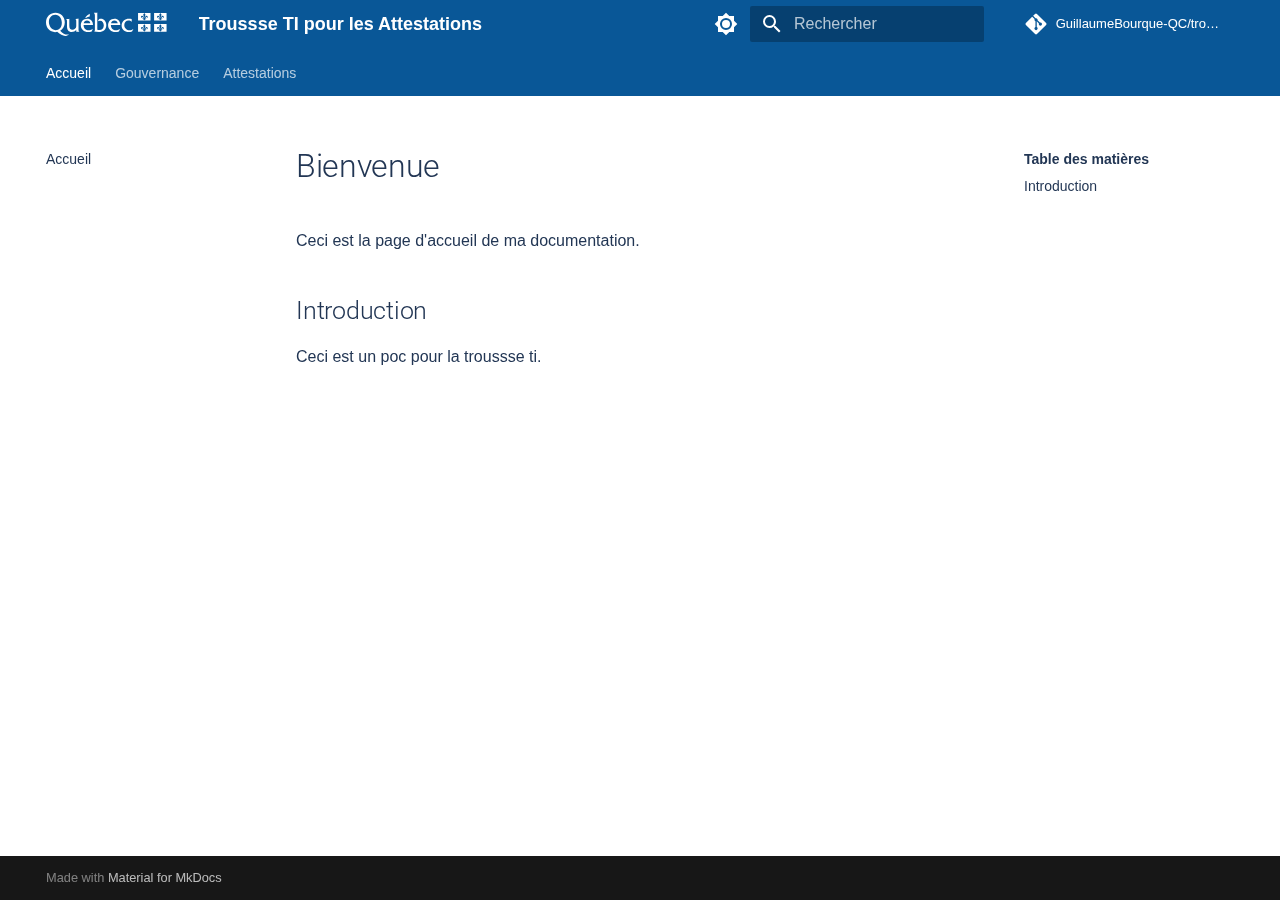
<file: index.html>
<!doctype html>
<html lang="fr" class="no-js">
  <head>
    
      <meta charset="utf-8">
      <meta name="viewport" content="width=device-width,initial-scale=1">
      
      
      
      
      
        <link rel="next" href="gouvernance/">
      
      
      <link rel="icon" href="assets/images/favicon.png">
      <meta name="generator" content="mkdocs-1.6.1, mkdocs-material-9.6.7">
    
    
      
        <title>Troussse TI pour les Attestations</title>
      
    
    
      <link rel="stylesheet" href="assets/stylesheets/main.8608ea7d.min.css">
      
        
        <link rel="stylesheet" href="assets/stylesheets/palette.06af60db.min.css">
      
      


    
    
      
    
    
      
        
        
        <link rel="preconnect" href="https://fonts.gstatic.com" crossorigin>
        <link rel="stylesheet" href="https://fonts.googleapis.com/css?family=Roboto:300,300i,400,400i,700,700i%7CRoboto+Mono:400,400i,700,700i&display=fallback">
        <style>:root{--md-text-font:"Roboto";--md-code-font:"Roboto Mono"}</style>
      
    
    
      <link rel="stylesheet" href="stylesheets/extra.css">
    
    <script>__md_scope=new URL(".",location),__md_hash=e=>[...e].reduce(((e,_)=>(e<<5)-e+_.charCodeAt(0)),0),__md_get=(e,_=localStorage,t=__md_scope)=>JSON.parse(_.getItem(t.pathname+"."+e)),__md_set=(e,_,t=localStorage,a=__md_scope)=>{try{t.setItem(a.pathname+"."+e,JSON.stringify(_))}catch(e){}}</script>
    
      

    
    
    
  </head>
  
  
    
    
      
    
    
    
    
    <body dir="ltr" data-md-color-scheme="qc-piv" data-md-color-primary="custom" data-md-color-accent="indigo">
  
    
    <input class="md-toggle" data-md-toggle="drawer" type="checkbox" id="__drawer" autocomplete="off">
    <input class="md-toggle" data-md-toggle="search" type="checkbox" id="__search" autocomplete="off">
    <label class="md-overlay" for="__drawer"></label>
    <div data-md-component="skip">
      
        
        <a href="#bienvenue" class="md-skip">
          Aller au contenu
        </a>
      
    </div>
    <div data-md-component="announce">
      
    </div>
    
    
      

<header class="md-header" data-md-component="header">
  <nav class="md-header__inner md-grid" aria-label="En-tête">
    <a href="." title="Troussse TI pour les Attestations" class="md-header__button md-logo" aria-label="Troussse TI pour les Attestations" data-md-component="logo">
      
  <img src="assets/Québec_blanc.svg" alt="logo">

    </a>
    <label class="md-header__button md-icon" for="__drawer">
      
      <svg xmlns="http://www.w3.org/2000/svg" viewBox="0 0 24 24"><path d="M3 6h18v2H3zm0 5h18v2H3zm0 5h18v2H3z"/></svg>
    </label>
    <div class="md-header__title" data-md-component="header-title">
      <div class="md-header__ellipsis">
        <div class="md-header__topic">
          <span class="md-ellipsis">
            Troussse TI pour les Attestations
          </span>
        </div>
        <div class="md-header__topic" data-md-component="header-topic">
          <span class="md-ellipsis">
            
              Accueil
            
          </span>
        </div>
      </div>
    </div>
    
      
        <form class="md-header__option" data-md-component="palette">
  
    
    
    
    <input class="md-option" data-md-color-media="" data-md-color-scheme="qc-piv" data-md-color-primary="custom" data-md-color-accent="indigo"  aria-label="Basculer en mode sombre"  type="radio" name="__palette" id="__palette_0">
    
      <label class="md-header__button md-icon" title="Basculer en mode sombre" for="__palette_1" hidden>
        <svg xmlns="http://www.w3.org/2000/svg" viewBox="0 0 24 24"><path d="M12 8a4 4 0 0 0-4 4 4 4 0 0 0 4 4 4 4 0 0 0 4-4 4 4 0 0 0-4-4m0 10a6 6 0 0 1-6-6 6 6 0 0 1 6-6 6 6 0 0 1 6 6 6 6 0 0 1-6 6m8-9.31V4h-4.69L12 .69 8.69 4H4v4.69L.69 12 4 15.31V20h4.69L12 23.31 15.31 20H20v-4.69L23.31 12z"/></svg>
      </label>
    
  
    
    
    
    <input class="md-option" data-md-color-media="" data-md-color-scheme="qc-piv-sombre" data-md-color-primary="custom" data-md-color-accent="custom"  aria-label="Basculer en mode clair"  type="radio" name="__palette" id="__palette_1">
    
      <label class="md-header__button md-icon" title="Basculer en mode clair" for="__palette_0" hidden>
        <svg xmlns="http://www.w3.org/2000/svg" viewBox="0 0 24 24"><path d="M12 18c-.89 0-1.74-.2-2.5-.55C11.56 16.5 13 14.42 13 12s-1.44-4.5-3.5-5.45C10.26 6.2 11.11 6 12 6a6 6 0 0 1 6 6 6 6 0 0 1-6 6m8-9.31V4h-4.69L12 .69 8.69 4H4v4.69L.69 12 4 15.31V20h4.69L12 23.31 15.31 20H20v-4.69L23.31 12z"/></svg>
      </label>
    
  
</form>
      
    
    
      <script>var palette=__md_get("__palette");if(palette&&palette.color){if("(prefers-color-scheme)"===palette.color.media){var media=matchMedia("(prefers-color-scheme: light)"),input=document.querySelector(media.matches?"[data-md-color-media='(prefers-color-scheme: light)']":"[data-md-color-media='(prefers-color-scheme: dark)']");palette.color.media=input.getAttribute("data-md-color-media"),palette.color.scheme=input.getAttribute("data-md-color-scheme"),palette.color.primary=input.getAttribute("data-md-color-primary"),palette.color.accent=input.getAttribute("data-md-color-accent")}for(var[key,value]of Object.entries(palette.color))document.body.setAttribute("data-md-color-"+key,value)}</script>
    
    
    
      <label class="md-header__button md-icon" for="__search">
        
        <svg xmlns="http://www.w3.org/2000/svg" viewBox="0 0 24 24"><path d="M9.5 3A6.5 6.5 0 0 1 16 9.5c0 1.61-.59 3.09-1.56 4.23l.27.27h.79l5 5-1.5 1.5-5-5v-.79l-.27-.27A6.52 6.52 0 0 1 9.5 16 6.5 6.5 0 0 1 3 9.5 6.5 6.5 0 0 1 9.5 3m0 2C7 5 5 7 5 9.5S7 14 9.5 14 14 12 14 9.5 12 5 9.5 5"/></svg>
      </label>
      <div class="md-search" data-md-component="search" role="dialog">
  <label class="md-search__overlay" for="__search"></label>
  <div class="md-search__inner" role="search">
    <form class="md-search__form" name="search">
      <input type="text" class="md-search__input" name="query" aria-label="Rechercher" placeholder="Rechercher" autocapitalize="off" autocorrect="off" autocomplete="off" spellcheck="false" data-md-component="search-query" required>
      <label class="md-search__icon md-icon" for="__search">
        
        <svg xmlns="http://www.w3.org/2000/svg" viewBox="0 0 24 24"><path d="M9.5 3A6.5 6.5 0 0 1 16 9.5c0 1.61-.59 3.09-1.56 4.23l.27.27h.79l5 5-1.5 1.5-5-5v-.79l-.27-.27A6.52 6.52 0 0 1 9.5 16 6.5 6.5 0 0 1 3 9.5 6.5 6.5 0 0 1 9.5 3m0 2C7 5 5 7 5 9.5S7 14 9.5 14 14 12 14 9.5 12 5 9.5 5"/></svg>
        
        <svg xmlns="http://www.w3.org/2000/svg" viewBox="0 0 24 24"><path d="M20 11v2H8l5.5 5.5-1.42 1.42L4.16 12l7.92-7.92L13.5 5.5 8 11z"/></svg>
      </label>
      <nav class="md-search__options" aria-label="Recherche">
        
        <button type="reset" class="md-search__icon md-icon" title="Effacer" aria-label="Effacer" tabindex="-1">
          
          <svg xmlns="http://www.w3.org/2000/svg" viewBox="0 0 24 24"><path d="M19 6.41 17.59 5 12 10.59 6.41 5 5 6.41 10.59 12 5 17.59 6.41 19 12 13.41 17.59 19 19 17.59 13.41 12z"/></svg>
        </button>
      </nav>
      
    </form>
    <div class="md-search__output">
      <div class="md-search__scrollwrap" tabindex="0" data-md-scrollfix>
        <div class="md-search-result" data-md-component="search-result">
          <div class="md-search-result__meta">
            Initialisation de la recherche
          </div>
          <ol class="md-search-result__list" role="presentation"></ol>
        </div>
      </div>
    </div>
  </div>
</div>
    
    
      <div class="md-header__source">
        <a href="https://github.com/GuillaumeBourque-QC/trousse-techno" title="Aller au dépôt" class="md-source" data-md-component="source">
  <div class="md-source__icon md-icon">
    
    <svg xmlns="http://www.w3.org/2000/svg" viewBox="0 0 448 512"><!--! Font Awesome Free 6.7.2 by @fontawesome - https://fontawesome.com License - https://fontawesome.com/license/free (Icons: CC BY 4.0, Fonts: SIL OFL 1.1, Code: MIT License) Copyright 2024 Fonticons, Inc.--><path d="M439.55 236.05 244 40.45a28.87 28.87 0 0 0-40.81 0l-40.66 40.63 51.52 51.52c27.06-9.14 52.68 16.77 43.39 43.68l49.66 49.66c34.23-11.8 61.18 31 35.47 56.69-26.49 26.49-70.21-2.87-56-37.34L240.22 199v121.85c25.3 12.54 22.26 41.85 9.08 55a34.34 34.34 0 0 1-48.55 0c-17.57-17.6-11.07-46.91 11.25-56v-123c-20.8-8.51-24.6-30.74-18.64-45L142.57 101 8.45 235.14a28.86 28.86 0 0 0 0 40.81l195.61 195.6a28.86 28.86 0 0 0 40.8 0l194.69-194.69a28.86 28.86 0 0 0 0-40.81"/></svg>
  </div>
  <div class="md-source__repository">
    GuillaumeBourque-QC/trousse-techno
  </div>
</a>
      </div>
    
  </nav>
  
</header>
    
    <div class="md-container" data-md-component="container">
      
      
        
          
            
<nav class="md-tabs" aria-label="Onglets" data-md-component="tabs">
  <div class="md-grid">
    <ul class="md-tabs__list">
      
        
  
  
    
  
  
    <li class="md-tabs__item md-tabs__item--active">
      <a href="." class="md-tabs__link">
        
  
    
  
  Accueil

      </a>
    </li>
  

      
        
  
  
  
    
    
      <li class="md-tabs__item">
        <a href="gouvernance/" class="md-tabs__link">
          
  
  Gouvernance

        </a>
      </li>
    
  

      
        
  
  
  
    
    
      <li class="md-tabs__item">
        <a href="attestations/" class="md-tabs__link">
          
  
  Attestations

        </a>
      </li>
    
  

      
    </ul>
  </div>
</nav>
          
        
      
      <main class="md-main" data-md-component="main">
        <div class="md-main__inner md-grid">
          
            
              
              <div class="md-sidebar md-sidebar--primary" data-md-component="sidebar" data-md-type="navigation" >
                <div class="md-sidebar__scrollwrap">
                  <div class="md-sidebar__inner">
                    


  


<nav class="md-nav md-nav--primary md-nav--lifted" aria-label="Navigation" data-md-level="0">
  <label class="md-nav__title" for="__drawer">
    <a href="." title="Troussse TI pour les Attestations" class="md-nav__button md-logo" aria-label="Troussse TI pour les Attestations" data-md-component="logo">
      
  <img src="assets/Québec_blanc.svg" alt="logo">

    </a>
    Troussse TI pour les Attestations
  </label>
  
    <div class="md-nav__source">
      <a href="https://github.com/GuillaumeBourque-QC/trousse-techno" title="Aller au dépôt" class="md-source" data-md-component="source">
  <div class="md-source__icon md-icon">
    
    <svg xmlns="http://www.w3.org/2000/svg" viewBox="0 0 448 512"><!--! Font Awesome Free 6.7.2 by @fontawesome - https://fontawesome.com License - https://fontawesome.com/license/free (Icons: CC BY 4.0, Fonts: SIL OFL 1.1, Code: MIT License) Copyright 2024 Fonticons, Inc.--><path d="M439.55 236.05 244 40.45a28.87 28.87 0 0 0-40.81 0l-40.66 40.63 51.52 51.52c27.06-9.14 52.68 16.77 43.39 43.68l49.66 49.66c34.23-11.8 61.18 31 35.47 56.69-26.49 26.49-70.21-2.87-56-37.34L240.22 199v121.85c25.3 12.54 22.26 41.85 9.08 55a34.34 34.34 0 0 1-48.55 0c-17.57-17.6-11.07-46.91 11.25-56v-123c-20.8-8.51-24.6-30.74-18.64-45L142.57 101 8.45 235.14a28.86 28.86 0 0 0 0 40.81l195.61 195.6a28.86 28.86 0 0 0 40.8 0l194.69-194.69a28.86 28.86 0 0 0 0-40.81"/></svg>
  </div>
  <div class="md-source__repository">
    GuillaumeBourque-QC/trousse-techno
  </div>
</a>
    </div>
  
  <ul class="md-nav__list" data-md-scrollfix>
    
      
      
  
  
    
  
  
  
    <li class="md-nav__item md-nav__item--active">
      
      <input class="md-nav__toggle md-toggle" type="checkbox" id="__toc">
      
      
        
      
      
        <label class="md-nav__link md-nav__link--active" for="__toc">
          
  
  <span class="md-ellipsis">
    Accueil
    
  </span>
  

          <span class="md-nav__icon md-icon"></span>
        </label>
      
      <a href="." class="md-nav__link md-nav__link--active">
        
  
  <span class="md-ellipsis">
    Accueil
    
  </span>
  

      </a>
      
        

<nav class="md-nav md-nav--secondary" aria-label="Table des matières">
  
  
  
    
  
  
    <label class="md-nav__title" for="__toc">
      <span class="md-nav__icon md-icon"></span>
      Table des matières
    </label>
    <ul class="md-nav__list" data-md-component="toc" data-md-scrollfix>
      
        <li class="md-nav__item">
  <a href="#introduction" class="md-nav__link">
    <span class="md-ellipsis">
      Introduction
    </span>
  </a>
  
</li>
      
    </ul>
  
</nav>
      
    </li>
  

    
      
      
  
  
  
  
    
    
    
      
      
        
      
    
    
    <li class="md-nav__item md-nav__item--nested">
      
        
        
        <input class="md-nav__toggle md-toggle " type="checkbox" id="__nav_2" >
        
          
          <label class="md-nav__link" for="__nav_2" id="__nav_2_label" tabindex="0">
            
  
  <span class="md-ellipsis">
    Gouvernance
    
  </span>
  

            <span class="md-nav__icon md-icon"></span>
          </label>
        
        <nav class="md-nav" data-md-level="1" aria-labelledby="__nav_2_label" aria-expanded="false">
          <label class="md-nav__title" for="__nav_2">
            <span class="md-nav__icon md-icon"></span>
            Gouvernance
          </label>
          <ul class="md-nav__list" data-md-scrollfix>
            
              
                
  
  
  
  
    <li class="md-nav__item">
      <a href="gouvernance/" class="md-nav__link">
        
  
  <span class="md-ellipsis">
    Gouvernance
    
  </span>
  

      </a>
    </li>
  

              
            
              
                
  
  
  
  
    <li class="md-nav__item">
      <a href="gouvernance/definitions/" class="md-nav__link">
        
  
  <span class="md-ellipsis">
    Définitions
    
  </span>
  

      </a>
    </li>
  

              
            
              
                
  
  
  
  
    <li class="md-nav__item">
      <a href="gouvernance/reglementation/" class="md-nav__link">
        
  
  <span class="md-ellipsis">
    Réglementation
    
  </span>
  

      </a>
    </li>
  

              
            
              
                
  
  
  
  
    <li class="md-nav__item">
      <a href="gouvernance/collaboration/" class="md-nav__link">
        
  
  <span class="md-ellipsis">
    Collaboration
    
  </span>
  

      </a>
    </li>
  

              
            
          </ul>
        </nav>
      
    </li>
  

    
      
      
  
  
  
  
    
    
    
      
      
        
      
    
    
    <li class="md-nav__item md-nav__item--nested">
      
        
        
        <input class="md-nav__toggle md-toggle " type="checkbox" id="__nav_3" >
        
          
          <label class="md-nav__link" for="__nav_3" id="__nav_3_label" tabindex="0">
            
  
  <span class="md-ellipsis">
    Attestations
    
  </span>
  

            <span class="md-nav__icon md-icon"></span>
          </label>
        
        <nav class="md-nav" data-md-level="1" aria-labelledby="__nav_3_label" aria-expanded="false">
          <label class="md-nav__title" for="__nav_3">
            <span class="md-nav__icon md-icon"></span>
            Attestations
          </label>
          <ul class="md-nav__list" data-md-scrollfix>
            
              
                
  
  
  
  
    <li class="md-nav__item">
      <a href="attestations/" class="md-nav__link">
        
  
  <span class="md-ellipsis">
    Attestations
    
  </span>
  

      </a>
    </li>
  

              
            
              
                
  
  
  
  
    <li class="md-nav__item">
      <a href="attestations/emetteur/" class="md-nav__link">
        
  
  <span class="md-ellipsis">
    Emetteurs
    
  </span>
  

      </a>
    </li>
  

              
            
              
                
  
  
  
  
    <li class="md-nav__item">
      <a href="attestations/verificateur/" class="md-nav__link">
        
  
  <span class="md-ellipsis">
    Vérificateurs
    
  </span>
  

      </a>
    </li>
  

              
            
          </ul>
        </nav>
      
    </li>
  

    
  </ul>
</nav>
                  </div>
                </div>
              </div>
            
            
              
              <div class="md-sidebar md-sidebar--secondary" data-md-component="sidebar" data-md-type="toc" >
                <div class="md-sidebar__scrollwrap">
                  <div class="md-sidebar__inner">
                    

<nav class="md-nav md-nav--secondary" aria-label="Table des matières">
  
  
  
    
  
  
    <label class="md-nav__title" for="__toc">
      <span class="md-nav__icon md-icon"></span>
      Table des matières
    </label>
    <ul class="md-nav__list" data-md-component="toc" data-md-scrollfix>
      
        <li class="md-nav__item">
  <a href="#introduction" class="md-nav__link">
    <span class="md-ellipsis">
      Introduction
    </span>
  </a>
  
</li>
      
    </ul>
  
</nav>
                  </div>
                </div>
              </div>
            
          
          
            <div class="md-content" data-md-component="content">
              <article class="md-content__inner md-typeset">
                
                  


  
  


<h1 id="bienvenue">Bienvenue</h1>
<p>Ceci est la page d'accueil de ma documentation.</p>
<h2 id="introduction">Introduction</h2>
<p>Ceci est un poc pour la troussse ti.</p>












                
              </article>
            </div>
          
          
<script>var target=document.getElementById(location.hash.slice(1));target&&target.name&&(target.checked=target.name.startsWith("__tabbed_"))</script>
        </div>
        
          <button type="button" class="md-top md-icon" data-md-component="top" hidden>
  
  <svg xmlns="http://www.w3.org/2000/svg" viewBox="0 0 24 24"><path d="M13 20h-2V8l-5.5 5.5-1.42-1.42L12 4.16l7.92 7.92-1.42 1.42L13 8z"/></svg>
  Retour en haut de la page
</button>
        
      </main>
      
        <footer class="md-footer">
  
  <div class="md-footer-meta md-typeset">
    <div class="md-footer-meta__inner md-grid">
      <div class="md-copyright">
  
  
    Made with
    <a href="https://squidfunk.github.io/mkdocs-material/" target="_blank" rel="noopener">
      Material for MkDocs
    </a>
  
</div>
      
    </div>
  </div>
</footer>
      
    </div>
    <div class="md-dialog" data-md-component="dialog">
      <div class="md-dialog__inner md-typeset"></div>
    </div>
    
    
    <script id="__config" type="application/json">{"base": ".", "features": ["navigation.tabs", "navigation.sections", "navigation.top"], "search": "assets/javascripts/workers/search.f8cc74c7.min.js", "translations": {"clipboard.copied": "Copi\u00e9 dans le presse-papier", "clipboard.copy": "Copier dans le presse-papier", "search.result.more.one": "1 de plus sur cette page", "search.result.more.other": "# de plus sur cette page", "search.result.none": "Aucun document trouv\u00e9", "search.result.one": "1 document trouv\u00e9", "search.result.other": "# documents trouv\u00e9s", "search.result.placeholder": "Taper pour d\u00e9marrer la recherche", "search.result.term.missing": "Non trouv\u00e9", "select.version": "S\u00e9lectionner la version"}}</script>
    
    
      <script src="assets/javascripts/bundle.c8b220af.min.js"></script>
      
    
  </body>
</html>
</file>
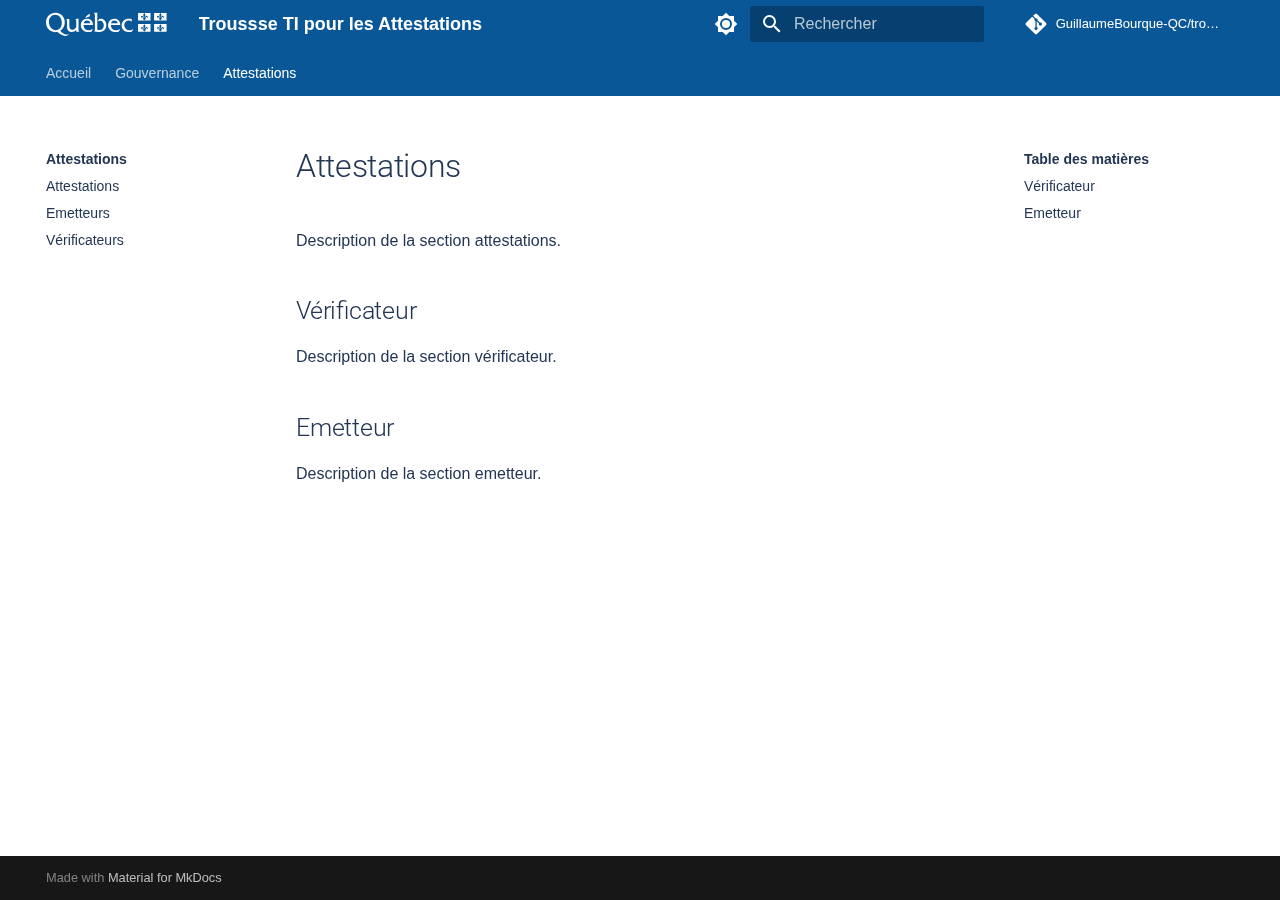
<file: attestations/index.html>
<!doctype html>
<html lang="fr" class="no-js">
  <head>
    
      <meta charset="utf-8">
      <meta name="viewport" content="width=device-width,initial-scale=1">
      
      
      
      
        <link rel="prev" href="../gouvernance/collaboration/">
      
      
        <link rel="next" href="emetteur/">
      
      
      <link rel="icon" href="../assets/images/favicon.png">
      <meta name="generator" content="mkdocs-1.6.1, mkdocs-material-9.6.7">
    
    
      
        <title>Attestations - Troussse TI pour les Attestations</title>
      
    
    
      <link rel="stylesheet" href="../assets/stylesheets/main.8608ea7d.min.css">
      
        
        <link rel="stylesheet" href="../assets/stylesheets/palette.06af60db.min.css">
      
      


    
    
      
    
    
      
        
        
        <link rel="preconnect" href="https://fonts.gstatic.com" crossorigin>
        <link rel="stylesheet" href="https://fonts.googleapis.com/css?family=Roboto:300,300i,400,400i,700,700i%7CRoboto+Mono:400,400i,700,700i&display=fallback">
        <style>:root{--md-text-font:"Roboto";--md-code-font:"Roboto Mono"}</style>
      
    
    
      <link rel="stylesheet" href="../stylesheets/extra.css">
    
    <script>__md_scope=new URL("..",location),__md_hash=e=>[...e].reduce(((e,_)=>(e<<5)-e+_.charCodeAt(0)),0),__md_get=(e,_=localStorage,t=__md_scope)=>JSON.parse(_.getItem(t.pathname+"."+e)),__md_set=(e,_,t=localStorage,a=__md_scope)=>{try{t.setItem(a.pathname+"."+e,JSON.stringify(_))}catch(e){}}</script>
    
      

    
    
    
  </head>
  
  
    
    
      
    
    
    
    
    <body dir="ltr" data-md-color-scheme="qc-piv" data-md-color-primary="custom" data-md-color-accent="indigo">
  
    
    <input class="md-toggle" data-md-toggle="drawer" type="checkbox" id="__drawer" autocomplete="off">
    <input class="md-toggle" data-md-toggle="search" type="checkbox" id="__search" autocomplete="off">
    <label class="md-overlay" for="__drawer"></label>
    <div data-md-component="skip">
      
        
        <a href="#attestations" class="md-skip">
          Aller au contenu
        </a>
      
    </div>
    <div data-md-component="announce">
      
    </div>
    
    
      

<header class="md-header" data-md-component="header">
  <nav class="md-header__inner md-grid" aria-label="En-tête">
    <a href=".." title="Troussse TI pour les Attestations" class="md-header__button md-logo" aria-label="Troussse TI pour les Attestations" data-md-component="logo">
      
  <img src="../assets/Québec_blanc.svg" alt="logo">

    </a>
    <label class="md-header__button md-icon" for="__drawer">
      
      <svg xmlns="http://www.w3.org/2000/svg" viewBox="0 0 24 24"><path d="M3 6h18v2H3zm0 5h18v2H3zm0 5h18v2H3z"/></svg>
    </label>
    <div class="md-header__title" data-md-component="header-title">
      <div class="md-header__ellipsis">
        <div class="md-header__topic">
          <span class="md-ellipsis">
            Troussse TI pour les Attestations
          </span>
        </div>
        <div class="md-header__topic" data-md-component="header-topic">
          <span class="md-ellipsis">
            
              Attestations
            
          </span>
        </div>
      </div>
    </div>
    
      
        <form class="md-header__option" data-md-component="palette">
  
    
    
    
    <input class="md-option" data-md-color-media="" data-md-color-scheme="qc-piv" data-md-color-primary="custom" data-md-color-accent="indigo"  aria-label="Basculer en mode sombre"  type="radio" name="__palette" id="__palette_0">
    
      <label class="md-header__button md-icon" title="Basculer en mode sombre" for="__palette_1" hidden>
        <svg xmlns="http://www.w3.org/2000/svg" viewBox="0 0 24 24"><path d="M12 8a4 4 0 0 0-4 4 4 4 0 0 0 4 4 4 4 0 0 0 4-4 4 4 0 0 0-4-4m0 10a6 6 0 0 1-6-6 6 6 0 0 1 6-6 6 6 0 0 1 6 6 6 6 0 0 1-6 6m8-9.31V4h-4.69L12 .69 8.69 4H4v4.69L.69 12 4 15.31V20h4.69L12 23.31 15.31 20H20v-4.69L23.31 12z"/></svg>
      </label>
    
  
    
    
    
    <input class="md-option" data-md-color-media="" data-md-color-scheme="qc-piv-sombre" data-md-color-primary="custom" data-md-color-accent="custom"  aria-label="Basculer en mode clair"  type="radio" name="__palette" id="__palette_1">
    
      <label class="md-header__button md-icon" title="Basculer en mode clair" for="__palette_0" hidden>
        <svg xmlns="http://www.w3.org/2000/svg" viewBox="0 0 24 24"><path d="M12 18c-.89 0-1.74-.2-2.5-.55C11.56 16.5 13 14.42 13 12s-1.44-4.5-3.5-5.45C10.26 6.2 11.11 6 12 6a6 6 0 0 1 6 6 6 6 0 0 1-6 6m8-9.31V4h-4.69L12 .69 8.69 4H4v4.69L.69 12 4 15.31V20h4.69L12 23.31 15.31 20H20v-4.69L23.31 12z"/></svg>
      </label>
    
  
</form>
      
    
    
      <script>var palette=__md_get("__palette");if(palette&&palette.color){if("(prefers-color-scheme)"===palette.color.media){var media=matchMedia("(prefers-color-scheme: light)"),input=document.querySelector(media.matches?"[data-md-color-media='(prefers-color-scheme: light)']":"[data-md-color-media='(prefers-color-scheme: dark)']");palette.color.media=input.getAttribute("data-md-color-media"),palette.color.scheme=input.getAttribute("data-md-color-scheme"),palette.color.primary=input.getAttribute("data-md-color-primary"),palette.color.accent=input.getAttribute("data-md-color-accent")}for(var[key,value]of Object.entries(palette.color))document.body.setAttribute("data-md-color-"+key,value)}</script>
    
    
    
      <label class="md-header__button md-icon" for="__search">
        
        <svg xmlns="http://www.w3.org/2000/svg" viewBox="0 0 24 24"><path d="M9.5 3A6.5 6.5 0 0 1 16 9.5c0 1.61-.59 3.09-1.56 4.23l.27.27h.79l5 5-1.5 1.5-5-5v-.79l-.27-.27A6.52 6.52 0 0 1 9.5 16 6.5 6.5 0 0 1 3 9.5 6.5 6.5 0 0 1 9.5 3m0 2C7 5 5 7 5 9.5S7 14 9.5 14 14 12 14 9.5 12 5 9.5 5"/></svg>
      </label>
      <div class="md-search" data-md-component="search" role="dialog">
  <label class="md-search__overlay" for="__search"></label>
  <div class="md-search__inner" role="search">
    <form class="md-search__form" name="search">
      <input type="text" class="md-search__input" name="query" aria-label="Rechercher" placeholder="Rechercher" autocapitalize="off" autocorrect="off" autocomplete="off" spellcheck="false" data-md-component="search-query" required>
      <label class="md-search__icon md-icon" for="__search">
        
        <svg xmlns="http://www.w3.org/2000/svg" viewBox="0 0 24 24"><path d="M9.5 3A6.5 6.5 0 0 1 16 9.5c0 1.61-.59 3.09-1.56 4.23l.27.27h.79l5 5-1.5 1.5-5-5v-.79l-.27-.27A6.52 6.52 0 0 1 9.5 16 6.5 6.5 0 0 1 3 9.5 6.5 6.5 0 0 1 9.5 3m0 2C7 5 5 7 5 9.5S7 14 9.5 14 14 12 14 9.5 12 5 9.5 5"/></svg>
        
        <svg xmlns="http://www.w3.org/2000/svg" viewBox="0 0 24 24"><path d="M20 11v2H8l5.5 5.5-1.42 1.42L4.16 12l7.92-7.92L13.5 5.5 8 11z"/></svg>
      </label>
      <nav class="md-search__options" aria-label="Recherche">
        
        <button type="reset" class="md-search__icon md-icon" title="Effacer" aria-label="Effacer" tabindex="-1">
          
          <svg xmlns="http://www.w3.org/2000/svg" viewBox="0 0 24 24"><path d="M19 6.41 17.59 5 12 10.59 6.41 5 5 6.41 10.59 12 5 17.59 6.41 19 12 13.41 17.59 19 19 17.59 13.41 12z"/></svg>
        </button>
      </nav>
      
    </form>
    <div class="md-search__output">
      <div class="md-search__scrollwrap" tabindex="0" data-md-scrollfix>
        <div class="md-search-result" data-md-component="search-result">
          <div class="md-search-result__meta">
            Initialisation de la recherche
          </div>
          <ol class="md-search-result__list" role="presentation"></ol>
        </div>
      </div>
    </div>
  </div>
</div>
    
    
      <div class="md-header__source">
        <a href="https://github.com/GuillaumeBourque-QC/trousse-techno" title="Aller au dépôt" class="md-source" data-md-component="source">
  <div class="md-source__icon md-icon">
    
    <svg xmlns="http://www.w3.org/2000/svg" viewBox="0 0 448 512"><!--! Font Awesome Free 6.7.2 by @fontawesome - https://fontawesome.com License - https://fontawesome.com/license/free (Icons: CC BY 4.0, Fonts: SIL OFL 1.1, Code: MIT License) Copyright 2024 Fonticons, Inc.--><path d="M439.55 236.05 244 40.45a28.87 28.87 0 0 0-40.81 0l-40.66 40.63 51.52 51.52c27.06-9.14 52.68 16.77 43.39 43.68l49.66 49.66c34.23-11.8 61.18 31 35.47 56.69-26.49 26.49-70.21-2.87-56-37.34L240.22 199v121.85c25.3 12.54 22.26 41.85 9.08 55a34.34 34.34 0 0 1-48.55 0c-17.57-17.6-11.07-46.91 11.25-56v-123c-20.8-8.51-24.6-30.74-18.64-45L142.57 101 8.45 235.14a28.86 28.86 0 0 0 0 40.81l195.61 195.6a28.86 28.86 0 0 0 40.8 0l194.69-194.69a28.86 28.86 0 0 0 0-40.81"/></svg>
  </div>
  <div class="md-source__repository">
    GuillaumeBourque-QC/trousse-techno
  </div>
</a>
      </div>
    
  </nav>
  
</header>
    
    <div class="md-container" data-md-component="container">
      
      
        
          
            
<nav class="md-tabs" aria-label="Onglets" data-md-component="tabs">
  <div class="md-grid">
    <ul class="md-tabs__list">
      
        
  
  
  
    <li class="md-tabs__item">
      <a href=".." class="md-tabs__link">
        
  
    
  
  Accueil

      </a>
    </li>
  

      
        
  
  
  
    
    
      <li class="md-tabs__item">
        <a href="../gouvernance/" class="md-tabs__link">
          
  
  Gouvernance

        </a>
      </li>
    
  

      
        
  
  
    
  
  
    
    
      <li class="md-tabs__item md-tabs__item--active">
        <a href="./" class="md-tabs__link">
          
  
  Attestations

        </a>
      </li>
    
  

      
    </ul>
  </div>
</nav>
          
        
      
      <main class="md-main" data-md-component="main">
        <div class="md-main__inner md-grid">
          
            
              
              <div class="md-sidebar md-sidebar--primary" data-md-component="sidebar" data-md-type="navigation" >
                <div class="md-sidebar__scrollwrap">
                  <div class="md-sidebar__inner">
                    


  


<nav class="md-nav md-nav--primary md-nav--lifted" aria-label="Navigation" data-md-level="0">
  <label class="md-nav__title" for="__drawer">
    <a href=".." title="Troussse TI pour les Attestations" class="md-nav__button md-logo" aria-label="Troussse TI pour les Attestations" data-md-component="logo">
      
  <img src="../assets/Québec_blanc.svg" alt="logo">

    </a>
    Troussse TI pour les Attestations
  </label>
  
    <div class="md-nav__source">
      <a href="https://github.com/GuillaumeBourque-QC/trousse-techno" title="Aller au dépôt" class="md-source" data-md-component="source">
  <div class="md-source__icon md-icon">
    
    <svg xmlns="http://www.w3.org/2000/svg" viewBox="0 0 448 512"><!--! Font Awesome Free 6.7.2 by @fontawesome - https://fontawesome.com License - https://fontawesome.com/license/free (Icons: CC BY 4.0, Fonts: SIL OFL 1.1, Code: MIT License) Copyright 2024 Fonticons, Inc.--><path d="M439.55 236.05 244 40.45a28.87 28.87 0 0 0-40.81 0l-40.66 40.63 51.52 51.52c27.06-9.14 52.68 16.77 43.39 43.68l49.66 49.66c34.23-11.8 61.18 31 35.47 56.69-26.49 26.49-70.21-2.87-56-37.34L240.22 199v121.85c25.3 12.54 22.26 41.85 9.08 55a34.34 34.34 0 0 1-48.55 0c-17.57-17.6-11.07-46.91 11.25-56v-123c-20.8-8.51-24.6-30.74-18.64-45L142.57 101 8.45 235.14a28.86 28.86 0 0 0 0 40.81l195.61 195.6a28.86 28.86 0 0 0 40.8 0l194.69-194.69a28.86 28.86 0 0 0 0-40.81"/></svg>
  </div>
  <div class="md-source__repository">
    GuillaumeBourque-QC/trousse-techno
  </div>
</a>
    </div>
  
  <ul class="md-nav__list" data-md-scrollfix>
    
      
      
  
  
  
  
    <li class="md-nav__item">
      <a href=".." class="md-nav__link">
        
  
  <span class="md-ellipsis">
    Accueil
    
  </span>
  

      </a>
    </li>
  

    
      
      
  
  
  
  
    
    
    
      
      
        
      
    
    
    <li class="md-nav__item md-nav__item--nested">
      
        
        
        <input class="md-nav__toggle md-toggle " type="checkbox" id="__nav_2" >
        
          
          <label class="md-nav__link" for="__nav_2" id="__nav_2_label" tabindex="0">
            
  
  <span class="md-ellipsis">
    Gouvernance
    
  </span>
  

            <span class="md-nav__icon md-icon"></span>
          </label>
        
        <nav class="md-nav" data-md-level="1" aria-labelledby="__nav_2_label" aria-expanded="false">
          <label class="md-nav__title" for="__nav_2">
            <span class="md-nav__icon md-icon"></span>
            Gouvernance
          </label>
          <ul class="md-nav__list" data-md-scrollfix>
            
              
                
  
  
  
  
    <li class="md-nav__item">
      <a href="../gouvernance/" class="md-nav__link">
        
  
  <span class="md-ellipsis">
    Gouvernance
    
  </span>
  

      </a>
    </li>
  

              
            
              
                
  
  
  
  
    <li class="md-nav__item">
      <a href="../gouvernance/definitions/" class="md-nav__link">
        
  
  <span class="md-ellipsis">
    Définitions
    
  </span>
  

      </a>
    </li>
  

              
            
              
                
  
  
  
  
    <li class="md-nav__item">
      <a href="../gouvernance/reglementation/" class="md-nav__link">
        
  
  <span class="md-ellipsis">
    Réglementation
    
  </span>
  

      </a>
    </li>
  

              
            
              
                
  
  
  
  
    <li class="md-nav__item">
      <a href="../gouvernance/collaboration/" class="md-nav__link">
        
  
  <span class="md-ellipsis">
    Collaboration
    
  </span>
  

      </a>
    </li>
  

              
            
          </ul>
        </nav>
      
    </li>
  

    
      
      
  
  
    
  
  
  
    
    
    
      
        
        
      
      
        
      
    
    
    <li class="md-nav__item md-nav__item--active md-nav__item--section md-nav__item--nested">
      
        
        
        <input class="md-nav__toggle md-toggle " type="checkbox" id="__nav_3" checked>
        
          
          <label class="md-nav__link" for="__nav_3" id="__nav_3_label" tabindex="">
            
  
  <span class="md-ellipsis">
    Attestations
    
  </span>
  

            <span class="md-nav__icon md-icon"></span>
          </label>
        
        <nav class="md-nav" data-md-level="1" aria-labelledby="__nav_3_label" aria-expanded="true">
          <label class="md-nav__title" for="__nav_3">
            <span class="md-nav__icon md-icon"></span>
            Attestations
          </label>
          <ul class="md-nav__list" data-md-scrollfix>
            
              
                
  
  
    
  
  
  
    <li class="md-nav__item md-nav__item--active">
      
      <input class="md-nav__toggle md-toggle" type="checkbox" id="__toc">
      
      
        
      
      
        <label class="md-nav__link md-nav__link--active" for="__toc">
          
  
  <span class="md-ellipsis">
    Attestations
    
  </span>
  

          <span class="md-nav__icon md-icon"></span>
        </label>
      
      <a href="./" class="md-nav__link md-nav__link--active">
        
  
  <span class="md-ellipsis">
    Attestations
    
  </span>
  

      </a>
      
        

<nav class="md-nav md-nav--secondary" aria-label="Table des matières">
  
  
  
    
  
  
    <label class="md-nav__title" for="__toc">
      <span class="md-nav__icon md-icon"></span>
      Table des matières
    </label>
    <ul class="md-nav__list" data-md-component="toc" data-md-scrollfix>
      
        <li class="md-nav__item">
  <a href="#verificateur" class="md-nav__link">
    <span class="md-ellipsis">
      Vérificateur
    </span>
  </a>
  
</li>
      
        <li class="md-nav__item">
  <a href="#emetteur" class="md-nav__link">
    <span class="md-ellipsis">
      Emetteur
    </span>
  </a>
  
</li>
      
    </ul>
  
</nav>
      
    </li>
  

              
            
              
                
  
  
  
  
    <li class="md-nav__item">
      <a href="emetteur/" class="md-nav__link">
        
  
  <span class="md-ellipsis">
    Emetteurs
    
  </span>
  

      </a>
    </li>
  

              
            
              
                
  
  
  
  
    <li class="md-nav__item">
      <a href="verificateur/" class="md-nav__link">
        
  
  <span class="md-ellipsis">
    Vérificateurs
    
  </span>
  

      </a>
    </li>
  

              
            
          </ul>
        </nav>
      
    </li>
  

    
  </ul>
</nav>
                  </div>
                </div>
              </div>
            
            
              
              <div class="md-sidebar md-sidebar--secondary" data-md-component="sidebar" data-md-type="toc" >
                <div class="md-sidebar__scrollwrap">
                  <div class="md-sidebar__inner">
                    

<nav class="md-nav md-nav--secondary" aria-label="Table des matières">
  
  
  
    
  
  
    <label class="md-nav__title" for="__toc">
      <span class="md-nav__icon md-icon"></span>
      Table des matières
    </label>
    <ul class="md-nav__list" data-md-component="toc" data-md-scrollfix>
      
        <li class="md-nav__item">
  <a href="#verificateur" class="md-nav__link">
    <span class="md-ellipsis">
      Vérificateur
    </span>
  </a>
  
</li>
      
        <li class="md-nav__item">
  <a href="#emetteur" class="md-nav__link">
    <span class="md-ellipsis">
      Emetteur
    </span>
  </a>
  
</li>
      
    </ul>
  
</nav>
                  </div>
                </div>
              </div>
            
          
          
            <div class="md-content" data-md-component="content">
              <article class="md-content__inner md-typeset">
                
                  


  
  


<h1 id="attestations">Attestations</h1>
<p>Description de la section attestations.</p>
<h2 id="verificateur">Vérificateur</h2>
<p>Description de la section vérificateur.</p>
<h2 id="emetteur">Emetteur</h2>
<p>Description de la section emetteur.</p>












                
              </article>
            </div>
          
          
<script>var target=document.getElementById(location.hash.slice(1));target&&target.name&&(target.checked=target.name.startsWith("__tabbed_"))</script>
        </div>
        
          <button type="button" class="md-top md-icon" data-md-component="top" hidden>
  
  <svg xmlns="http://www.w3.org/2000/svg" viewBox="0 0 24 24"><path d="M13 20h-2V8l-5.5 5.5-1.42-1.42L12 4.16l7.92 7.92-1.42 1.42L13 8z"/></svg>
  Retour en haut de la page
</button>
        
      </main>
      
        <footer class="md-footer">
  
  <div class="md-footer-meta md-typeset">
    <div class="md-footer-meta__inner md-grid">
      <div class="md-copyright">
  
  
    Made with
    <a href="https://squidfunk.github.io/mkdocs-material/" target="_blank" rel="noopener">
      Material for MkDocs
    </a>
  
</div>
      
    </div>
  </div>
</footer>
      
    </div>
    <div class="md-dialog" data-md-component="dialog">
      <div class="md-dialog__inner md-typeset"></div>
    </div>
    
    
    <script id="__config" type="application/json">{"base": "..", "features": ["navigation.tabs", "navigation.sections", "navigation.top"], "search": "../assets/javascripts/workers/search.f8cc74c7.min.js", "translations": {"clipboard.copied": "Copi\u00e9 dans le presse-papier", "clipboard.copy": "Copier dans le presse-papier", "search.result.more.one": "1 de plus sur cette page", "search.result.more.other": "# de plus sur cette page", "search.result.none": "Aucun document trouv\u00e9", "search.result.one": "1 document trouv\u00e9", "search.result.other": "# documents trouv\u00e9s", "search.result.placeholder": "Taper pour d\u00e9marrer la recherche", "search.result.term.missing": "Non trouv\u00e9", "select.version": "S\u00e9lectionner la version"}}</script>
    
    
      <script src="../assets/javascripts/bundle.c8b220af.min.js"></script>
      
    
  </body>
</html>
</file>
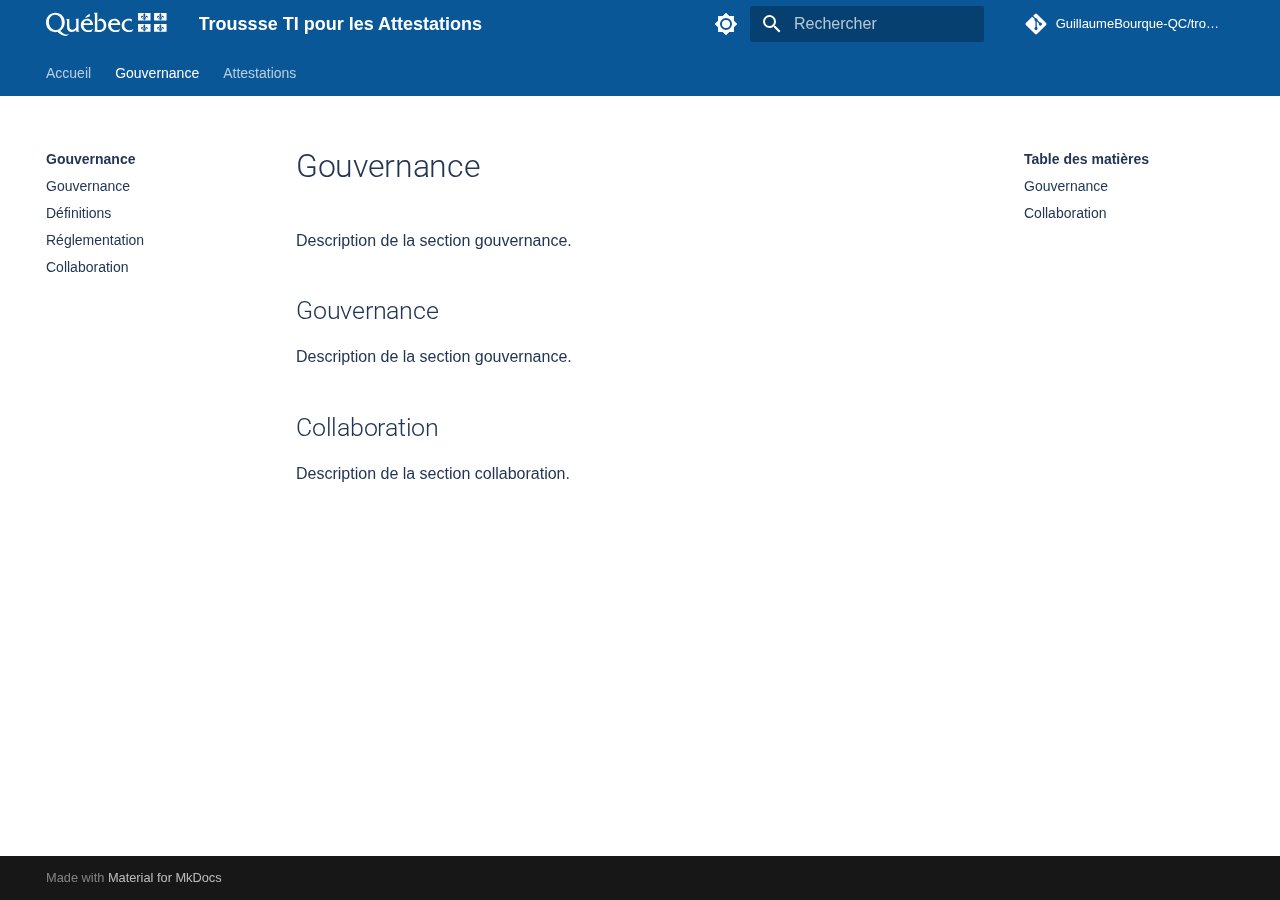
<file: gouvernance/index.html>
<!doctype html>
<html lang="fr" class="no-js">
  <head>
    
      <meta charset="utf-8">
      <meta name="viewport" content="width=device-width,initial-scale=1">
      
      
      
      
        <link rel="prev" href="..">
      
      
        <link rel="next" href="definitions/">
      
      
      <link rel="icon" href="../assets/images/favicon.png">
      <meta name="generator" content="mkdocs-1.6.1, mkdocs-material-9.6.7">
    
    
      
        <title>Gouvernance - Troussse TI pour les Attestations</title>
      
    
    
      <link rel="stylesheet" href="../assets/stylesheets/main.8608ea7d.min.css">
      
        
        <link rel="stylesheet" href="../assets/stylesheets/palette.06af60db.min.css">
      
      


    
    
      
    
    
      
        
        
        <link rel="preconnect" href="https://fonts.gstatic.com" crossorigin>
        <link rel="stylesheet" href="https://fonts.googleapis.com/css?family=Roboto:300,300i,400,400i,700,700i%7CRoboto+Mono:400,400i,700,700i&display=fallback">
        <style>:root{--md-text-font:"Roboto";--md-code-font:"Roboto Mono"}</style>
      
    
    
      <link rel="stylesheet" href="../stylesheets/extra.css">
    
    <script>__md_scope=new URL("..",location),__md_hash=e=>[...e].reduce(((e,_)=>(e<<5)-e+_.charCodeAt(0)),0),__md_get=(e,_=localStorage,t=__md_scope)=>JSON.parse(_.getItem(t.pathname+"."+e)),__md_set=(e,_,t=localStorage,a=__md_scope)=>{try{t.setItem(a.pathname+"."+e,JSON.stringify(_))}catch(e){}}</script>
    
      

    
    
    
  </head>
  
  
    
    
      
    
    
    
    
    <body dir="ltr" data-md-color-scheme="qc-piv" data-md-color-primary="custom" data-md-color-accent="indigo">
  
    
    <input class="md-toggle" data-md-toggle="drawer" type="checkbox" id="__drawer" autocomplete="off">
    <input class="md-toggle" data-md-toggle="search" type="checkbox" id="__search" autocomplete="off">
    <label class="md-overlay" for="__drawer"></label>
    <div data-md-component="skip">
      
        
        <a href="#gouvernance" class="md-skip">
          Aller au contenu
        </a>
      
    </div>
    <div data-md-component="announce">
      
    </div>
    
    
      

<header class="md-header" data-md-component="header">
  <nav class="md-header__inner md-grid" aria-label="En-tête">
    <a href=".." title="Troussse TI pour les Attestations" class="md-header__button md-logo" aria-label="Troussse TI pour les Attestations" data-md-component="logo">
      
  <img src="../assets/Québec_blanc.svg" alt="logo">

    </a>
    <label class="md-header__button md-icon" for="__drawer">
      
      <svg xmlns="http://www.w3.org/2000/svg" viewBox="0 0 24 24"><path d="M3 6h18v2H3zm0 5h18v2H3zm0 5h18v2H3z"/></svg>
    </label>
    <div class="md-header__title" data-md-component="header-title">
      <div class="md-header__ellipsis">
        <div class="md-header__topic">
          <span class="md-ellipsis">
            Troussse TI pour les Attestations
          </span>
        </div>
        <div class="md-header__topic" data-md-component="header-topic">
          <span class="md-ellipsis">
            
              Gouvernance
            
          </span>
        </div>
      </div>
    </div>
    
      
        <form class="md-header__option" data-md-component="palette">
  
    
    
    
    <input class="md-option" data-md-color-media="" data-md-color-scheme="qc-piv" data-md-color-primary="custom" data-md-color-accent="indigo"  aria-label="Basculer en mode sombre"  type="radio" name="__palette" id="__palette_0">
    
      <label class="md-header__button md-icon" title="Basculer en mode sombre" for="__palette_1" hidden>
        <svg xmlns="http://www.w3.org/2000/svg" viewBox="0 0 24 24"><path d="M12 8a4 4 0 0 0-4 4 4 4 0 0 0 4 4 4 4 0 0 0 4-4 4 4 0 0 0-4-4m0 10a6 6 0 0 1-6-6 6 6 0 0 1 6-6 6 6 0 0 1 6 6 6 6 0 0 1-6 6m8-9.31V4h-4.69L12 .69 8.69 4H4v4.69L.69 12 4 15.31V20h4.69L12 23.31 15.31 20H20v-4.69L23.31 12z"/></svg>
      </label>
    
  
    
    
    
    <input class="md-option" data-md-color-media="" data-md-color-scheme="qc-piv-sombre" data-md-color-primary="custom" data-md-color-accent="custom"  aria-label="Basculer en mode clair"  type="radio" name="__palette" id="__palette_1">
    
      <label class="md-header__button md-icon" title="Basculer en mode clair" for="__palette_0" hidden>
        <svg xmlns="http://www.w3.org/2000/svg" viewBox="0 0 24 24"><path d="M12 18c-.89 0-1.74-.2-2.5-.55C11.56 16.5 13 14.42 13 12s-1.44-4.5-3.5-5.45C10.26 6.2 11.11 6 12 6a6 6 0 0 1 6 6 6 6 0 0 1-6 6m8-9.31V4h-4.69L12 .69 8.69 4H4v4.69L.69 12 4 15.31V20h4.69L12 23.31 15.31 20H20v-4.69L23.31 12z"/></svg>
      </label>
    
  
</form>
      
    
    
      <script>var palette=__md_get("__palette");if(palette&&palette.color){if("(prefers-color-scheme)"===palette.color.media){var media=matchMedia("(prefers-color-scheme: light)"),input=document.querySelector(media.matches?"[data-md-color-media='(prefers-color-scheme: light)']":"[data-md-color-media='(prefers-color-scheme: dark)']");palette.color.media=input.getAttribute("data-md-color-media"),palette.color.scheme=input.getAttribute("data-md-color-scheme"),palette.color.primary=input.getAttribute("data-md-color-primary"),palette.color.accent=input.getAttribute("data-md-color-accent")}for(var[key,value]of Object.entries(palette.color))document.body.setAttribute("data-md-color-"+key,value)}</script>
    
    
    
      <label class="md-header__button md-icon" for="__search">
        
        <svg xmlns="http://www.w3.org/2000/svg" viewBox="0 0 24 24"><path d="M9.5 3A6.5 6.5 0 0 1 16 9.5c0 1.61-.59 3.09-1.56 4.23l.27.27h.79l5 5-1.5 1.5-5-5v-.79l-.27-.27A6.52 6.52 0 0 1 9.5 16 6.5 6.5 0 0 1 3 9.5 6.5 6.5 0 0 1 9.5 3m0 2C7 5 5 7 5 9.5S7 14 9.5 14 14 12 14 9.5 12 5 9.5 5"/></svg>
      </label>
      <div class="md-search" data-md-component="search" role="dialog">
  <label class="md-search__overlay" for="__search"></label>
  <div class="md-search__inner" role="search">
    <form class="md-search__form" name="search">
      <input type="text" class="md-search__input" name="query" aria-label="Rechercher" placeholder="Rechercher" autocapitalize="off" autocorrect="off" autocomplete="off" spellcheck="false" data-md-component="search-query" required>
      <label class="md-search__icon md-icon" for="__search">
        
        <svg xmlns="http://www.w3.org/2000/svg" viewBox="0 0 24 24"><path d="M9.5 3A6.5 6.5 0 0 1 16 9.5c0 1.61-.59 3.09-1.56 4.23l.27.27h.79l5 5-1.5 1.5-5-5v-.79l-.27-.27A6.52 6.52 0 0 1 9.5 16 6.5 6.5 0 0 1 3 9.5 6.5 6.5 0 0 1 9.5 3m0 2C7 5 5 7 5 9.5S7 14 9.5 14 14 12 14 9.5 12 5 9.5 5"/></svg>
        
        <svg xmlns="http://www.w3.org/2000/svg" viewBox="0 0 24 24"><path d="M20 11v2H8l5.5 5.5-1.42 1.42L4.16 12l7.92-7.92L13.5 5.5 8 11z"/></svg>
      </label>
      <nav class="md-search__options" aria-label="Recherche">
        
        <button type="reset" class="md-search__icon md-icon" title="Effacer" aria-label="Effacer" tabindex="-1">
          
          <svg xmlns="http://www.w3.org/2000/svg" viewBox="0 0 24 24"><path d="M19 6.41 17.59 5 12 10.59 6.41 5 5 6.41 10.59 12 5 17.59 6.41 19 12 13.41 17.59 19 19 17.59 13.41 12z"/></svg>
        </button>
      </nav>
      
    </form>
    <div class="md-search__output">
      <div class="md-search__scrollwrap" tabindex="0" data-md-scrollfix>
        <div class="md-search-result" data-md-component="search-result">
          <div class="md-search-result__meta">
            Initialisation de la recherche
          </div>
          <ol class="md-search-result__list" role="presentation"></ol>
        </div>
      </div>
    </div>
  </div>
</div>
    
    
      <div class="md-header__source">
        <a href="https://github.com/GuillaumeBourque-QC/trousse-techno" title="Aller au dépôt" class="md-source" data-md-component="source">
  <div class="md-source__icon md-icon">
    
    <svg xmlns="http://www.w3.org/2000/svg" viewBox="0 0 448 512"><!--! Font Awesome Free 6.7.2 by @fontawesome - https://fontawesome.com License - https://fontawesome.com/license/free (Icons: CC BY 4.0, Fonts: SIL OFL 1.1, Code: MIT License) Copyright 2024 Fonticons, Inc.--><path d="M439.55 236.05 244 40.45a28.87 28.87 0 0 0-40.81 0l-40.66 40.63 51.52 51.52c27.06-9.14 52.68 16.77 43.39 43.68l49.66 49.66c34.23-11.8 61.18 31 35.47 56.69-26.49 26.49-70.21-2.87-56-37.34L240.22 199v121.85c25.3 12.54 22.26 41.85 9.08 55a34.34 34.34 0 0 1-48.55 0c-17.57-17.6-11.07-46.91 11.25-56v-123c-20.8-8.51-24.6-30.74-18.64-45L142.57 101 8.45 235.14a28.86 28.86 0 0 0 0 40.81l195.61 195.6a28.86 28.86 0 0 0 40.8 0l194.69-194.69a28.86 28.86 0 0 0 0-40.81"/></svg>
  </div>
  <div class="md-source__repository">
    GuillaumeBourque-QC/trousse-techno
  </div>
</a>
      </div>
    
  </nav>
  
</header>
    
    <div class="md-container" data-md-component="container">
      
      
        
          
            
<nav class="md-tabs" aria-label="Onglets" data-md-component="tabs">
  <div class="md-grid">
    <ul class="md-tabs__list">
      
        
  
  
  
    <li class="md-tabs__item">
      <a href=".." class="md-tabs__link">
        
  
    
  
  Accueil

      </a>
    </li>
  

      
        
  
  
    
  
  
    
    
      <li class="md-tabs__item md-tabs__item--active">
        <a href="./" class="md-tabs__link">
          
  
  Gouvernance

        </a>
      </li>
    
  

      
        
  
  
  
    
    
      <li class="md-tabs__item">
        <a href="../attestations/" class="md-tabs__link">
          
  
  Attestations

        </a>
      </li>
    
  

      
    </ul>
  </div>
</nav>
          
        
      
      <main class="md-main" data-md-component="main">
        <div class="md-main__inner md-grid">
          
            
              
              <div class="md-sidebar md-sidebar--primary" data-md-component="sidebar" data-md-type="navigation" >
                <div class="md-sidebar__scrollwrap">
                  <div class="md-sidebar__inner">
                    


  


<nav class="md-nav md-nav--primary md-nav--lifted" aria-label="Navigation" data-md-level="0">
  <label class="md-nav__title" for="__drawer">
    <a href=".." title="Troussse TI pour les Attestations" class="md-nav__button md-logo" aria-label="Troussse TI pour les Attestations" data-md-component="logo">
      
  <img src="../assets/Québec_blanc.svg" alt="logo">

    </a>
    Troussse TI pour les Attestations
  </label>
  
    <div class="md-nav__source">
      <a href="https://github.com/GuillaumeBourque-QC/trousse-techno" title="Aller au dépôt" class="md-source" data-md-component="source">
  <div class="md-source__icon md-icon">
    
    <svg xmlns="http://www.w3.org/2000/svg" viewBox="0 0 448 512"><!--! Font Awesome Free 6.7.2 by @fontawesome - https://fontawesome.com License - https://fontawesome.com/license/free (Icons: CC BY 4.0, Fonts: SIL OFL 1.1, Code: MIT License) Copyright 2024 Fonticons, Inc.--><path d="M439.55 236.05 244 40.45a28.87 28.87 0 0 0-40.81 0l-40.66 40.63 51.52 51.52c27.06-9.14 52.68 16.77 43.39 43.68l49.66 49.66c34.23-11.8 61.18 31 35.47 56.69-26.49 26.49-70.21-2.87-56-37.34L240.22 199v121.85c25.3 12.54 22.26 41.85 9.08 55a34.34 34.34 0 0 1-48.55 0c-17.57-17.6-11.07-46.91 11.25-56v-123c-20.8-8.51-24.6-30.74-18.64-45L142.57 101 8.45 235.14a28.86 28.86 0 0 0 0 40.81l195.61 195.6a28.86 28.86 0 0 0 40.8 0l194.69-194.69a28.86 28.86 0 0 0 0-40.81"/></svg>
  </div>
  <div class="md-source__repository">
    GuillaumeBourque-QC/trousse-techno
  </div>
</a>
    </div>
  
  <ul class="md-nav__list" data-md-scrollfix>
    
      
      
  
  
  
  
    <li class="md-nav__item">
      <a href=".." class="md-nav__link">
        
  
  <span class="md-ellipsis">
    Accueil
    
  </span>
  

      </a>
    </li>
  

    
      
      
  
  
    
  
  
  
    
    
    
      
        
        
      
      
        
      
    
    
    <li class="md-nav__item md-nav__item--active md-nav__item--section md-nav__item--nested">
      
        
        
        <input class="md-nav__toggle md-toggle " type="checkbox" id="__nav_2" checked>
        
          
          <label class="md-nav__link" for="__nav_2" id="__nav_2_label" tabindex="">
            
  
  <span class="md-ellipsis">
    Gouvernance
    
  </span>
  

            <span class="md-nav__icon md-icon"></span>
          </label>
        
        <nav class="md-nav" data-md-level="1" aria-labelledby="__nav_2_label" aria-expanded="true">
          <label class="md-nav__title" for="__nav_2">
            <span class="md-nav__icon md-icon"></span>
            Gouvernance
          </label>
          <ul class="md-nav__list" data-md-scrollfix>
            
              
                
  
  
    
  
  
  
    <li class="md-nav__item md-nav__item--active">
      
      <input class="md-nav__toggle md-toggle" type="checkbox" id="__toc">
      
      
        
      
      
        <label class="md-nav__link md-nav__link--active" for="__toc">
          
  
  <span class="md-ellipsis">
    Gouvernance
    
  </span>
  

          <span class="md-nav__icon md-icon"></span>
        </label>
      
      <a href="./" class="md-nav__link md-nav__link--active">
        
  
  <span class="md-ellipsis">
    Gouvernance
    
  </span>
  

      </a>
      
        

<nav class="md-nav md-nav--secondary" aria-label="Table des matières">
  
  
  
    
  
  
    <label class="md-nav__title" for="__toc">
      <span class="md-nav__icon md-icon"></span>
      Table des matières
    </label>
    <ul class="md-nav__list" data-md-component="toc" data-md-scrollfix>
      
        <li class="md-nav__item">
  <a href="#gouvernance_1" class="md-nav__link">
    <span class="md-ellipsis">
      Gouvernance
    </span>
  </a>
  
</li>
      
        <li class="md-nav__item">
  <a href="#collaboration" class="md-nav__link">
    <span class="md-ellipsis">
      Collaboration
    </span>
  </a>
  
</li>
      
    </ul>
  
</nav>
      
    </li>
  

              
            
              
                
  
  
  
  
    <li class="md-nav__item">
      <a href="definitions/" class="md-nav__link">
        
  
  <span class="md-ellipsis">
    Définitions
    
  </span>
  

      </a>
    </li>
  

              
            
              
                
  
  
  
  
    <li class="md-nav__item">
      <a href="reglementation/" class="md-nav__link">
        
  
  <span class="md-ellipsis">
    Réglementation
    
  </span>
  

      </a>
    </li>
  

              
            
              
                
  
  
  
  
    <li class="md-nav__item">
      <a href="collaboration/" class="md-nav__link">
        
  
  <span class="md-ellipsis">
    Collaboration
    
  </span>
  

      </a>
    </li>
  

              
            
          </ul>
        </nav>
      
    </li>
  

    
      
      
  
  
  
  
    
    
    
      
      
        
      
    
    
    <li class="md-nav__item md-nav__item--nested">
      
        
        
        <input class="md-nav__toggle md-toggle " type="checkbox" id="__nav_3" >
        
          
          <label class="md-nav__link" for="__nav_3" id="__nav_3_label" tabindex="0">
            
  
  <span class="md-ellipsis">
    Attestations
    
  </span>
  

            <span class="md-nav__icon md-icon"></span>
          </label>
        
        <nav class="md-nav" data-md-level="1" aria-labelledby="__nav_3_label" aria-expanded="false">
          <label class="md-nav__title" for="__nav_3">
            <span class="md-nav__icon md-icon"></span>
            Attestations
          </label>
          <ul class="md-nav__list" data-md-scrollfix>
            
              
                
  
  
  
  
    <li class="md-nav__item">
      <a href="../attestations/" class="md-nav__link">
        
  
  <span class="md-ellipsis">
    Attestations
    
  </span>
  

      </a>
    </li>
  

              
            
              
                
  
  
  
  
    <li class="md-nav__item">
      <a href="../attestations/emetteur/" class="md-nav__link">
        
  
  <span class="md-ellipsis">
    Emetteurs
    
  </span>
  

      </a>
    </li>
  

              
            
              
                
  
  
  
  
    <li class="md-nav__item">
      <a href="../attestations/verificateur/" class="md-nav__link">
        
  
  <span class="md-ellipsis">
    Vérificateurs
    
  </span>
  

      </a>
    </li>
  

              
            
          </ul>
        </nav>
      
    </li>
  

    
  </ul>
</nav>
                  </div>
                </div>
              </div>
            
            
              
              <div class="md-sidebar md-sidebar--secondary" data-md-component="sidebar" data-md-type="toc" >
                <div class="md-sidebar__scrollwrap">
                  <div class="md-sidebar__inner">
                    

<nav class="md-nav md-nav--secondary" aria-label="Table des matières">
  
  
  
    
  
  
    <label class="md-nav__title" for="__toc">
      <span class="md-nav__icon md-icon"></span>
      Table des matières
    </label>
    <ul class="md-nav__list" data-md-component="toc" data-md-scrollfix>
      
        <li class="md-nav__item">
  <a href="#gouvernance_1" class="md-nav__link">
    <span class="md-ellipsis">
      Gouvernance
    </span>
  </a>
  
</li>
      
        <li class="md-nav__item">
  <a href="#collaboration" class="md-nav__link">
    <span class="md-ellipsis">
      Collaboration
    </span>
  </a>
  
</li>
      
    </ul>
  
</nav>
                  </div>
                </div>
              </div>
            
          
          
            <div class="md-content" data-md-component="content">
              <article class="md-content__inner md-typeset">
                
                  


  
  


<h1 id="gouvernance">Gouvernance</h1>
<p>Description de la section gouvernance.</p>
<h2 id="gouvernance_1">Gouvernance</h2>
<p>Description de la section gouvernance.</p>
<h2 id="collaboration">Collaboration</h2>
<p>Description de la section collaboration.</p>












                
              </article>
            </div>
          
          
<script>var target=document.getElementById(location.hash.slice(1));target&&target.name&&(target.checked=target.name.startsWith("__tabbed_"))</script>
        </div>
        
          <button type="button" class="md-top md-icon" data-md-component="top" hidden>
  
  <svg xmlns="http://www.w3.org/2000/svg" viewBox="0 0 24 24"><path d="M13 20h-2V8l-5.5 5.5-1.42-1.42L12 4.16l7.92 7.92-1.42 1.42L13 8z"/></svg>
  Retour en haut de la page
</button>
        
      </main>
      
        <footer class="md-footer">
  
  <div class="md-footer-meta md-typeset">
    <div class="md-footer-meta__inner md-grid">
      <div class="md-copyright">
  
  
    Made with
    <a href="https://squidfunk.github.io/mkdocs-material/" target="_blank" rel="noopener">
      Material for MkDocs
    </a>
  
</div>
      
    </div>
  </div>
</footer>
      
    </div>
    <div class="md-dialog" data-md-component="dialog">
      <div class="md-dialog__inner md-typeset"></div>
    </div>
    
    
    <script id="__config" type="application/json">{"base": "..", "features": ["navigation.tabs", "navigation.sections", "navigation.top"], "search": "../assets/javascripts/workers/search.f8cc74c7.min.js", "translations": {"clipboard.copied": "Copi\u00e9 dans le presse-papier", "clipboard.copy": "Copier dans le presse-papier", "search.result.more.one": "1 de plus sur cette page", "search.result.more.other": "# de plus sur cette page", "search.result.none": "Aucun document trouv\u00e9", "search.result.one": "1 document trouv\u00e9", "search.result.other": "# documents trouv\u00e9s", "search.result.placeholder": "Taper pour d\u00e9marrer la recherche", "search.result.term.missing": "Non trouv\u00e9", "select.version": "S\u00e9lectionner la version"}}</script>
    
    
      <script src="../assets/javascripts/bundle.c8b220af.min.js"></script>
      
    
  </body>
</html>
</file>
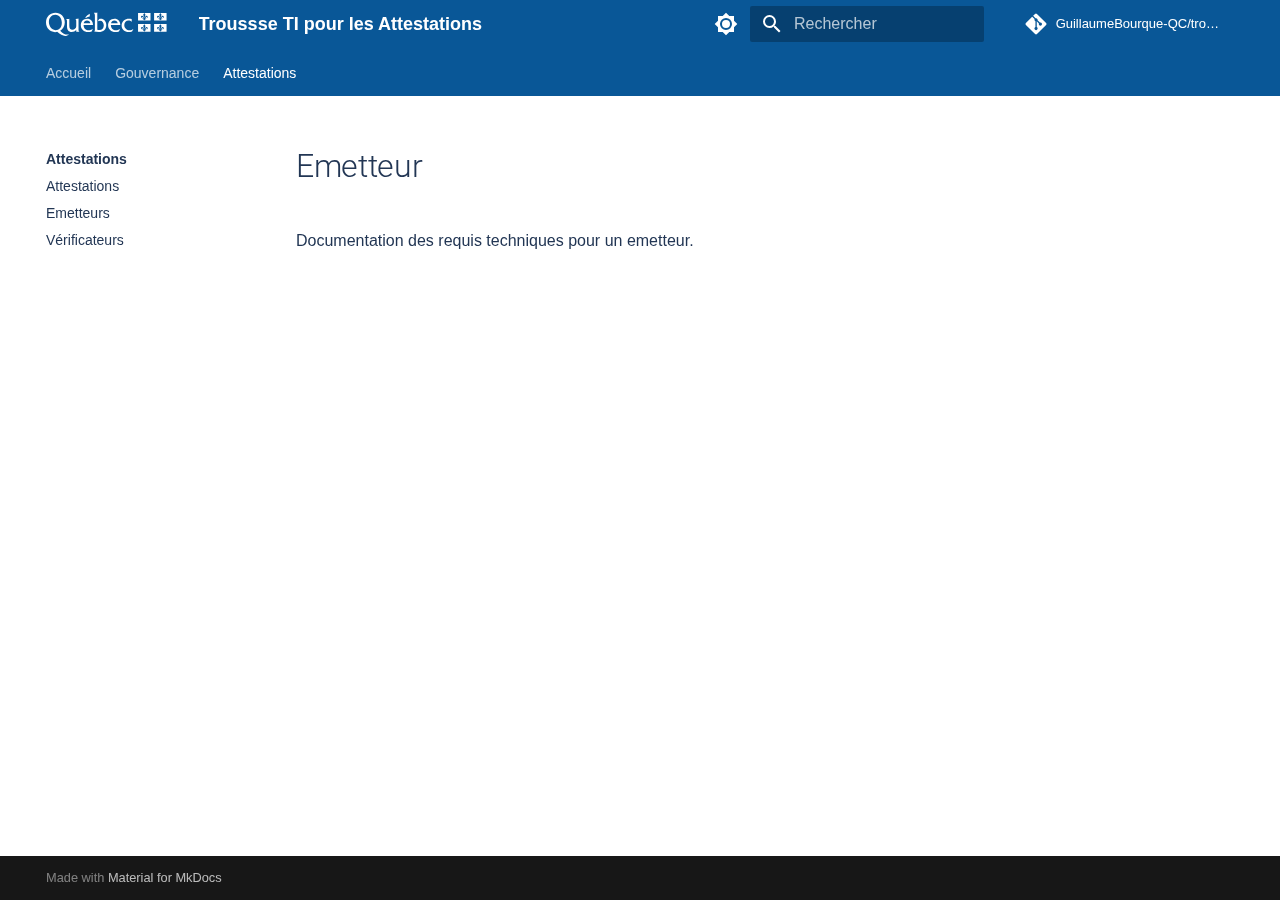
<file: attestations/emetteur/index.html>
<!doctype html>
<html lang="fr" class="no-js">
  <head>
    
      <meta charset="utf-8">
      <meta name="viewport" content="width=device-width,initial-scale=1">
      
      
      
      
        <link rel="prev" href="../">
      
      
        <link rel="next" href="../verificateur/">
      
      
      <link rel="icon" href="../../assets/images/favicon.png">
      <meta name="generator" content="mkdocs-1.6.1, mkdocs-material-9.6.7">
    
    
      
        <title>Emetteurs - Troussse TI pour les Attestations</title>
      
    
    
      <link rel="stylesheet" href="../../assets/stylesheets/main.8608ea7d.min.css">
      
        
        <link rel="stylesheet" href="../../assets/stylesheets/palette.06af60db.min.css">
      
      


    
    
      
    
    
      
        
        
        <link rel="preconnect" href="https://fonts.gstatic.com" crossorigin>
        <link rel="stylesheet" href="https://fonts.googleapis.com/css?family=Roboto:300,300i,400,400i,700,700i%7CRoboto+Mono:400,400i,700,700i&display=fallback">
        <style>:root{--md-text-font:"Roboto";--md-code-font:"Roboto Mono"}</style>
      
    
    
      <link rel="stylesheet" href="../../stylesheets/extra.css">
    
    <script>__md_scope=new URL("../..",location),__md_hash=e=>[...e].reduce(((e,_)=>(e<<5)-e+_.charCodeAt(0)),0),__md_get=(e,_=localStorage,t=__md_scope)=>JSON.parse(_.getItem(t.pathname+"."+e)),__md_set=(e,_,t=localStorage,a=__md_scope)=>{try{t.setItem(a.pathname+"."+e,JSON.stringify(_))}catch(e){}}</script>
    
      

    
    
    
  </head>
  
  
    
    
      
    
    
    
    
    <body dir="ltr" data-md-color-scheme="qc-piv" data-md-color-primary="custom" data-md-color-accent="indigo">
  
    
    <input class="md-toggle" data-md-toggle="drawer" type="checkbox" id="__drawer" autocomplete="off">
    <input class="md-toggle" data-md-toggle="search" type="checkbox" id="__search" autocomplete="off">
    <label class="md-overlay" for="__drawer"></label>
    <div data-md-component="skip">
      
        
        <a href="#emetteur" class="md-skip">
          Aller au contenu
        </a>
      
    </div>
    <div data-md-component="announce">
      
    </div>
    
    
      

<header class="md-header" data-md-component="header">
  <nav class="md-header__inner md-grid" aria-label="En-tête">
    <a href="../.." title="Troussse TI pour les Attestations" class="md-header__button md-logo" aria-label="Troussse TI pour les Attestations" data-md-component="logo">
      
  <img src="../../assets/Québec_blanc.svg" alt="logo">

    </a>
    <label class="md-header__button md-icon" for="__drawer">
      
      <svg xmlns="http://www.w3.org/2000/svg" viewBox="0 0 24 24"><path d="M3 6h18v2H3zm0 5h18v2H3zm0 5h18v2H3z"/></svg>
    </label>
    <div class="md-header__title" data-md-component="header-title">
      <div class="md-header__ellipsis">
        <div class="md-header__topic">
          <span class="md-ellipsis">
            Troussse TI pour les Attestations
          </span>
        </div>
        <div class="md-header__topic" data-md-component="header-topic">
          <span class="md-ellipsis">
            
              Emetteurs
            
          </span>
        </div>
      </div>
    </div>
    
      
        <form class="md-header__option" data-md-component="palette">
  
    
    
    
    <input class="md-option" data-md-color-media="" data-md-color-scheme="qc-piv" data-md-color-primary="custom" data-md-color-accent="indigo"  aria-label="Basculer en mode sombre"  type="radio" name="__palette" id="__palette_0">
    
      <label class="md-header__button md-icon" title="Basculer en mode sombre" for="__palette_1" hidden>
        <svg xmlns="http://www.w3.org/2000/svg" viewBox="0 0 24 24"><path d="M12 8a4 4 0 0 0-4 4 4 4 0 0 0 4 4 4 4 0 0 0 4-4 4 4 0 0 0-4-4m0 10a6 6 0 0 1-6-6 6 6 0 0 1 6-6 6 6 0 0 1 6 6 6 6 0 0 1-6 6m8-9.31V4h-4.69L12 .69 8.69 4H4v4.69L.69 12 4 15.31V20h4.69L12 23.31 15.31 20H20v-4.69L23.31 12z"/></svg>
      </label>
    
  
    
    
    
    <input class="md-option" data-md-color-media="" data-md-color-scheme="qc-piv-sombre" data-md-color-primary="custom" data-md-color-accent="custom"  aria-label="Basculer en mode clair"  type="radio" name="__palette" id="__palette_1">
    
      <label class="md-header__button md-icon" title="Basculer en mode clair" for="__palette_0" hidden>
        <svg xmlns="http://www.w3.org/2000/svg" viewBox="0 0 24 24"><path d="M12 18c-.89 0-1.74-.2-2.5-.55C11.56 16.5 13 14.42 13 12s-1.44-4.5-3.5-5.45C10.26 6.2 11.11 6 12 6a6 6 0 0 1 6 6 6 6 0 0 1-6 6m8-9.31V4h-4.69L12 .69 8.69 4H4v4.69L.69 12 4 15.31V20h4.69L12 23.31 15.31 20H20v-4.69L23.31 12z"/></svg>
      </label>
    
  
</form>
      
    
    
      <script>var palette=__md_get("__palette");if(palette&&palette.color){if("(prefers-color-scheme)"===palette.color.media){var media=matchMedia("(prefers-color-scheme: light)"),input=document.querySelector(media.matches?"[data-md-color-media='(prefers-color-scheme: light)']":"[data-md-color-media='(prefers-color-scheme: dark)']");palette.color.media=input.getAttribute("data-md-color-media"),palette.color.scheme=input.getAttribute("data-md-color-scheme"),palette.color.primary=input.getAttribute("data-md-color-primary"),palette.color.accent=input.getAttribute("data-md-color-accent")}for(var[key,value]of Object.entries(palette.color))document.body.setAttribute("data-md-color-"+key,value)}</script>
    
    
    
      <label class="md-header__button md-icon" for="__search">
        
        <svg xmlns="http://www.w3.org/2000/svg" viewBox="0 0 24 24"><path d="M9.5 3A6.5 6.5 0 0 1 16 9.5c0 1.61-.59 3.09-1.56 4.23l.27.27h.79l5 5-1.5 1.5-5-5v-.79l-.27-.27A6.52 6.52 0 0 1 9.5 16 6.5 6.5 0 0 1 3 9.5 6.5 6.5 0 0 1 9.5 3m0 2C7 5 5 7 5 9.5S7 14 9.5 14 14 12 14 9.5 12 5 9.5 5"/></svg>
      </label>
      <div class="md-search" data-md-component="search" role="dialog">
  <label class="md-search__overlay" for="__search"></label>
  <div class="md-search__inner" role="search">
    <form class="md-search__form" name="search">
      <input type="text" class="md-search__input" name="query" aria-label="Rechercher" placeholder="Rechercher" autocapitalize="off" autocorrect="off" autocomplete="off" spellcheck="false" data-md-component="search-query" required>
      <label class="md-search__icon md-icon" for="__search">
        
        <svg xmlns="http://www.w3.org/2000/svg" viewBox="0 0 24 24"><path d="M9.5 3A6.5 6.5 0 0 1 16 9.5c0 1.61-.59 3.09-1.56 4.23l.27.27h.79l5 5-1.5 1.5-5-5v-.79l-.27-.27A6.52 6.52 0 0 1 9.5 16 6.5 6.5 0 0 1 3 9.5 6.5 6.5 0 0 1 9.5 3m0 2C7 5 5 7 5 9.5S7 14 9.5 14 14 12 14 9.5 12 5 9.5 5"/></svg>
        
        <svg xmlns="http://www.w3.org/2000/svg" viewBox="0 0 24 24"><path d="M20 11v2H8l5.5 5.5-1.42 1.42L4.16 12l7.92-7.92L13.5 5.5 8 11z"/></svg>
      </label>
      <nav class="md-search__options" aria-label="Recherche">
        
        <button type="reset" class="md-search__icon md-icon" title="Effacer" aria-label="Effacer" tabindex="-1">
          
          <svg xmlns="http://www.w3.org/2000/svg" viewBox="0 0 24 24"><path d="M19 6.41 17.59 5 12 10.59 6.41 5 5 6.41 10.59 12 5 17.59 6.41 19 12 13.41 17.59 19 19 17.59 13.41 12z"/></svg>
        </button>
      </nav>
      
    </form>
    <div class="md-search__output">
      <div class="md-search__scrollwrap" tabindex="0" data-md-scrollfix>
        <div class="md-search-result" data-md-component="search-result">
          <div class="md-search-result__meta">
            Initialisation de la recherche
          </div>
          <ol class="md-search-result__list" role="presentation"></ol>
        </div>
      </div>
    </div>
  </div>
</div>
    
    
      <div class="md-header__source">
        <a href="https://github.com/GuillaumeBourque-QC/trousse-techno" title="Aller au dépôt" class="md-source" data-md-component="source">
  <div class="md-source__icon md-icon">
    
    <svg xmlns="http://www.w3.org/2000/svg" viewBox="0 0 448 512"><!--! Font Awesome Free 6.7.2 by @fontawesome - https://fontawesome.com License - https://fontawesome.com/license/free (Icons: CC BY 4.0, Fonts: SIL OFL 1.1, Code: MIT License) Copyright 2024 Fonticons, Inc.--><path d="M439.55 236.05 244 40.45a28.87 28.87 0 0 0-40.81 0l-40.66 40.63 51.52 51.52c27.06-9.14 52.68 16.77 43.39 43.68l49.66 49.66c34.23-11.8 61.18 31 35.47 56.69-26.49 26.49-70.21-2.87-56-37.34L240.22 199v121.85c25.3 12.54 22.26 41.85 9.08 55a34.34 34.34 0 0 1-48.55 0c-17.57-17.6-11.07-46.91 11.25-56v-123c-20.8-8.51-24.6-30.74-18.64-45L142.57 101 8.45 235.14a28.86 28.86 0 0 0 0 40.81l195.61 195.6a28.86 28.86 0 0 0 40.8 0l194.69-194.69a28.86 28.86 0 0 0 0-40.81"/></svg>
  </div>
  <div class="md-source__repository">
    GuillaumeBourque-QC/trousse-techno
  </div>
</a>
      </div>
    
  </nav>
  
</header>
    
    <div class="md-container" data-md-component="container">
      
      
        
          
            
<nav class="md-tabs" aria-label="Onglets" data-md-component="tabs">
  <div class="md-grid">
    <ul class="md-tabs__list">
      
        
  
  
  
    <li class="md-tabs__item">
      <a href="../.." class="md-tabs__link">
        
  
    
  
  Accueil

      </a>
    </li>
  

      
        
  
  
  
    
    
      <li class="md-tabs__item">
        <a href="../../gouvernance/" class="md-tabs__link">
          
  
  Gouvernance

        </a>
      </li>
    
  

      
        
  
  
    
  
  
    
    
      <li class="md-tabs__item md-tabs__item--active">
        <a href="../" class="md-tabs__link">
          
  
  Attestations

        </a>
      </li>
    
  

      
    </ul>
  </div>
</nav>
          
        
      
      <main class="md-main" data-md-component="main">
        <div class="md-main__inner md-grid">
          
            
              
              <div class="md-sidebar md-sidebar--primary" data-md-component="sidebar" data-md-type="navigation" >
                <div class="md-sidebar__scrollwrap">
                  <div class="md-sidebar__inner">
                    


  


<nav class="md-nav md-nav--primary md-nav--lifted" aria-label="Navigation" data-md-level="0">
  <label class="md-nav__title" for="__drawer">
    <a href="../.." title="Troussse TI pour les Attestations" class="md-nav__button md-logo" aria-label="Troussse TI pour les Attestations" data-md-component="logo">
      
  <img src="../../assets/Québec_blanc.svg" alt="logo">

    </a>
    Troussse TI pour les Attestations
  </label>
  
    <div class="md-nav__source">
      <a href="https://github.com/GuillaumeBourque-QC/trousse-techno" title="Aller au dépôt" class="md-source" data-md-component="source">
  <div class="md-source__icon md-icon">
    
    <svg xmlns="http://www.w3.org/2000/svg" viewBox="0 0 448 512"><!--! Font Awesome Free 6.7.2 by @fontawesome - https://fontawesome.com License - https://fontawesome.com/license/free (Icons: CC BY 4.0, Fonts: SIL OFL 1.1, Code: MIT License) Copyright 2024 Fonticons, Inc.--><path d="M439.55 236.05 244 40.45a28.87 28.87 0 0 0-40.81 0l-40.66 40.63 51.52 51.52c27.06-9.14 52.68 16.77 43.39 43.68l49.66 49.66c34.23-11.8 61.18 31 35.47 56.69-26.49 26.49-70.21-2.87-56-37.34L240.22 199v121.85c25.3 12.54 22.26 41.85 9.08 55a34.34 34.34 0 0 1-48.55 0c-17.57-17.6-11.07-46.91 11.25-56v-123c-20.8-8.51-24.6-30.74-18.64-45L142.57 101 8.45 235.14a28.86 28.86 0 0 0 0 40.81l195.61 195.6a28.86 28.86 0 0 0 40.8 0l194.69-194.69a28.86 28.86 0 0 0 0-40.81"/></svg>
  </div>
  <div class="md-source__repository">
    GuillaumeBourque-QC/trousse-techno
  </div>
</a>
    </div>
  
  <ul class="md-nav__list" data-md-scrollfix>
    
      
      
  
  
  
  
    <li class="md-nav__item">
      <a href="../.." class="md-nav__link">
        
  
  <span class="md-ellipsis">
    Accueil
    
  </span>
  

      </a>
    </li>
  

    
      
      
  
  
  
  
    
    
    
      
      
        
      
    
    
    <li class="md-nav__item md-nav__item--nested">
      
        
        
        <input class="md-nav__toggle md-toggle " type="checkbox" id="__nav_2" >
        
          
          <label class="md-nav__link" for="__nav_2" id="__nav_2_label" tabindex="0">
            
  
  <span class="md-ellipsis">
    Gouvernance
    
  </span>
  

            <span class="md-nav__icon md-icon"></span>
          </label>
        
        <nav class="md-nav" data-md-level="1" aria-labelledby="__nav_2_label" aria-expanded="false">
          <label class="md-nav__title" for="__nav_2">
            <span class="md-nav__icon md-icon"></span>
            Gouvernance
          </label>
          <ul class="md-nav__list" data-md-scrollfix>
            
              
                
  
  
  
  
    <li class="md-nav__item">
      <a href="../../gouvernance/" class="md-nav__link">
        
  
  <span class="md-ellipsis">
    Gouvernance
    
  </span>
  

      </a>
    </li>
  

              
            
              
                
  
  
  
  
    <li class="md-nav__item">
      <a href="../../gouvernance/definitions/" class="md-nav__link">
        
  
  <span class="md-ellipsis">
    Définitions
    
  </span>
  

      </a>
    </li>
  

              
            
              
                
  
  
  
  
    <li class="md-nav__item">
      <a href="../../gouvernance/reglementation/" class="md-nav__link">
        
  
  <span class="md-ellipsis">
    Réglementation
    
  </span>
  

      </a>
    </li>
  

              
            
              
                
  
  
  
  
    <li class="md-nav__item">
      <a href="../../gouvernance/collaboration/" class="md-nav__link">
        
  
  <span class="md-ellipsis">
    Collaboration
    
  </span>
  

      </a>
    </li>
  

              
            
          </ul>
        </nav>
      
    </li>
  

    
      
      
  
  
    
  
  
  
    
    
    
      
        
        
      
      
        
      
    
    
    <li class="md-nav__item md-nav__item--active md-nav__item--section md-nav__item--nested">
      
        
        
        <input class="md-nav__toggle md-toggle " type="checkbox" id="__nav_3" checked>
        
          
          <label class="md-nav__link" for="__nav_3" id="__nav_3_label" tabindex="">
            
  
  <span class="md-ellipsis">
    Attestations
    
  </span>
  

            <span class="md-nav__icon md-icon"></span>
          </label>
        
        <nav class="md-nav" data-md-level="1" aria-labelledby="__nav_3_label" aria-expanded="true">
          <label class="md-nav__title" for="__nav_3">
            <span class="md-nav__icon md-icon"></span>
            Attestations
          </label>
          <ul class="md-nav__list" data-md-scrollfix>
            
              
                
  
  
  
  
    <li class="md-nav__item">
      <a href="../" class="md-nav__link">
        
  
  <span class="md-ellipsis">
    Attestations
    
  </span>
  

      </a>
    </li>
  

              
            
              
                
  
  
    
  
  
  
    <li class="md-nav__item md-nav__item--active">
      
      <input class="md-nav__toggle md-toggle" type="checkbox" id="__toc">
      
      
        
      
      
      <a href="./" class="md-nav__link md-nav__link--active">
        
  
  <span class="md-ellipsis">
    Emetteurs
    
  </span>
  

      </a>
      
    </li>
  

              
            
              
                
  
  
  
  
    <li class="md-nav__item">
      <a href="../verificateur/" class="md-nav__link">
        
  
  <span class="md-ellipsis">
    Vérificateurs
    
  </span>
  

      </a>
    </li>
  

              
            
          </ul>
        </nav>
      
    </li>
  

    
  </ul>
</nav>
                  </div>
                </div>
              </div>
            
            
              
              <div class="md-sidebar md-sidebar--secondary" data-md-component="sidebar" data-md-type="toc" >
                <div class="md-sidebar__scrollwrap">
                  <div class="md-sidebar__inner">
                    

<nav class="md-nav md-nav--secondary" aria-label="Table des matières">
  
  
  
    
  
  
</nav>
                  </div>
                </div>
              </div>
            
          
          
            <div class="md-content" data-md-component="content">
              <article class="md-content__inner md-typeset">
                
                  


  
  


<h1 id="emetteur">Emetteur</h1>
<p>Documentation des requis techniques pour un emetteur.</p>












                
              </article>
            </div>
          
          
<script>var target=document.getElementById(location.hash.slice(1));target&&target.name&&(target.checked=target.name.startsWith("__tabbed_"))</script>
        </div>
        
          <button type="button" class="md-top md-icon" data-md-component="top" hidden>
  
  <svg xmlns="http://www.w3.org/2000/svg" viewBox="0 0 24 24"><path d="M13 20h-2V8l-5.5 5.5-1.42-1.42L12 4.16l7.92 7.92-1.42 1.42L13 8z"/></svg>
  Retour en haut de la page
</button>
        
      </main>
      
        <footer class="md-footer">
  
  <div class="md-footer-meta md-typeset">
    <div class="md-footer-meta__inner md-grid">
      <div class="md-copyright">
  
  
    Made with
    <a href="https://squidfunk.github.io/mkdocs-material/" target="_blank" rel="noopener">
      Material for MkDocs
    </a>
  
</div>
      
    </div>
  </div>
</footer>
      
    </div>
    <div class="md-dialog" data-md-component="dialog">
      <div class="md-dialog__inner md-typeset"></div>
    </div>
    
    
    <script id="__config" type="application/json">{"base": "../..", "features": ["navigation.tabs", "navigation.sections", "navigation.top"], "search": "../../assets/javascripts/workers/search.f8cc74c7.min.js", "translations": {"clipboard.copied": "Copi\u00e9 dans le presse-papier", "clipboard.copy": "Copier dans le presse-papier", "search.result.more.one": "1 de plus sur cette page", "search.result.more.other": "# de plus sur cette page", "search.result.none": "Aucun document trouv\u00e9", "search.result.one": "1 document trouv\u00e9", "search.result.other": "# documents trouv\u00e9s", "search.result.placeholder": "Taper pour d\u00e9marrer la recherche", "search.result.term.missing": "Non trouv\u00e9", "select.version": "S\u00e9lectionner la version"}}</script>
    
    
      <script src="../../assets/javascripts/bundle.c8b220af.min.js"></script>
      
    
  </body>
</html>
</file>
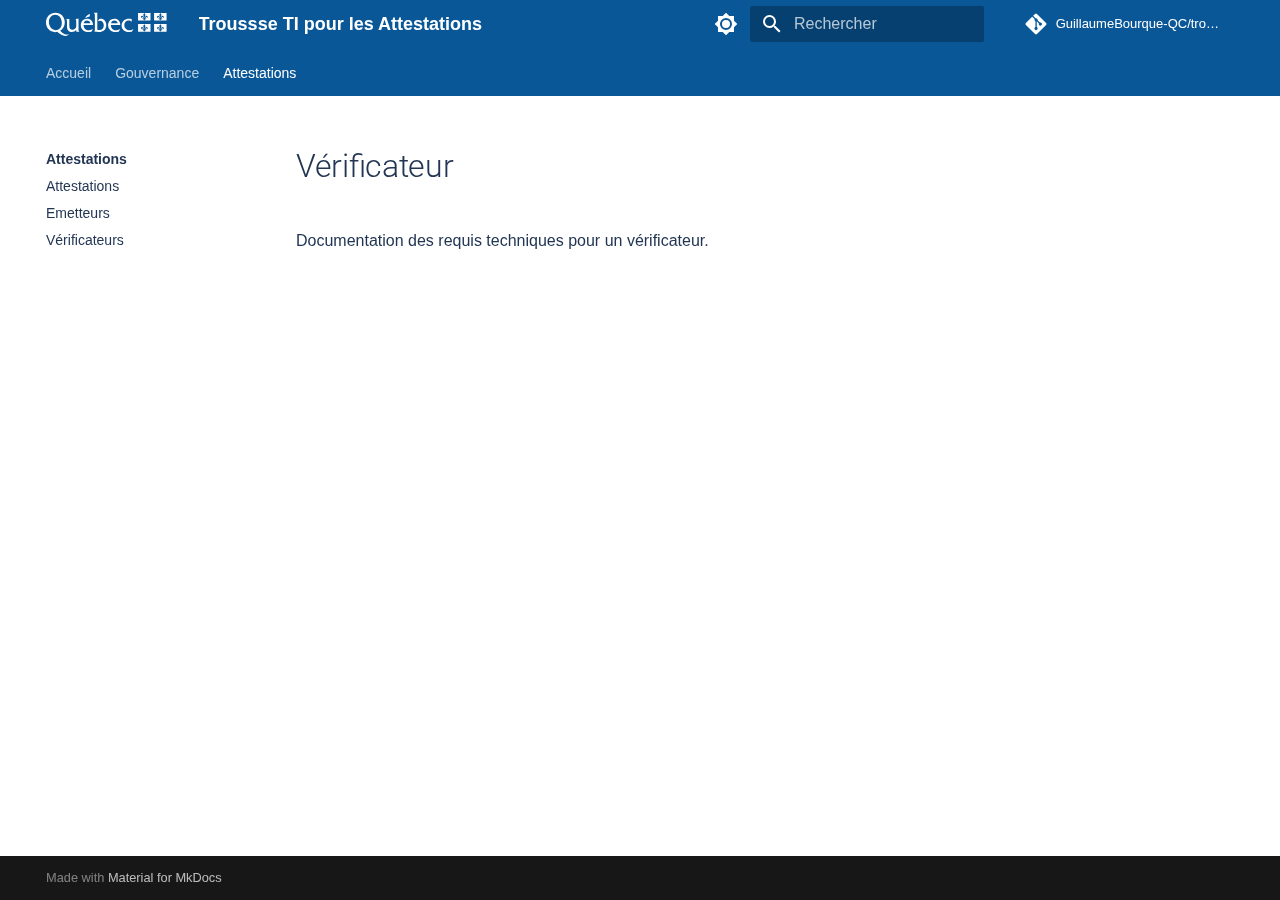
<file: attestations/verificateur/index.html>
<!doctype html>
<html lang="fr" class="no-js">
  <head>
    
      <meta charset="utf-8">
      <meta name="viewport" content="width=device-width,initial-scale=1">
      
      
      
      
        <link rel="prev" href="../emetteur/">
      
      
      
      <link rel="icon" href="../../assets/images/favicon.png">
      <meta name="generator" content="mkdocs-1.6.1, mkdocs-material-9.6.7">
    
    
      
        <title>Vérificateurs - Troussse TI pour les Attestations</title>
      
    
    
      <link rel="stylesheet" href="../../assets/stylesheets/main.8608ea7d.min.css">
      
        
        <link rel="stylesheet" href="../../assets/stylesheets/palette.06af60db.min.css">
      
      


    
    
      
    
    
      
        
        
        <link rel="preconnect" href="https://fonts.gstatic.com" crossorigin>
        <link rel="stylesheet" href="https://fonts.googleapis.com/css?family=Roboto:300,300i,400,400i,700,700i%7CRoboto+Mono:400,400i,700,700i&display=fallback">
        <style>:root{--md-text-font:"Roboto";--md-code-font:"Roboto Mono"}</style>
      
    
    
      <link rel="stylesheet" href="../../stylesheets/extra.css">
    
    <script>__md_scope=new URL("../..",location),__md_hash=e=>[...e].reduce(((e,_)=>(e<<5)-e+_.charCodeAt(0)),0),__md_get=(e,_=localStorage,t=__md_scope)=>JSON.parse(_.getItem(t.pathname+"."+e)),__md_set=(e,_,t=localStorage,a=__md_scope)=>{try{t.setItem(a.pathname+"."+e,JSON.stringify(_))}catch(e){}}</script>
    
      

    
    
    
  </head>
  
  
    
    
      
    
    
    
    
    <body dir="ltr" data-md-color-scheme="qc-piv" data-md-color-primary="custom" data-md-color-accent="indigo">
  
    
    <input class="md-toggle" data-md-toggle="drawer" type="checkbox" id="__drawer" autocomplete="off">
    <input class="md-toggle" data-md-toggle="search" type="checkbox" id="__search" autocomplete="off">
    <label class="md-overlay" for="__drawer"></label>
    <div data-md-component="skip">
      
        
        <a href="#verificateur" class="md-skip">
          Aller au contenu
        </a>
      
    </div>
    <div data-md-component="announce">
      
    </div>
    
    
      

<header class="md-header" data-md-component="header">
  <nav class="md-header__inner md-grid" aria-label="En-tête">
    <a href="../.." title="Troussse TI pour les Attestations" class="md-header__button md-logo" aria-label="Troussse TI pour les Attestations" data-md-component="logo">
      
  <img src="../../assets/Québec_blanc.svg" alt="logo">

    </a>
    <label class="md-header__button md-icon" for="__drawer">
      
      <svg xmlns="http://www.w3.org/2000/svg" viewBox="0 0 24 24"><path d="M3 6h18v2H3zm0 5h18v2H3zm0 5h18v2H3z"/></svg>
    </label>
    <div class="md-header__title" data-md-component="header-title">
      <div class="md-header__ellipsis">
        <div class="md-header__topic">
          <span class="md-ellipsis">
            Troussse TI pour les Attestations
          </span>
        </div>
        <div class="md-header__topic" data-md-component="header-topic">
          <span class="md-ellipsis">
            
              Vérificateurs
            
          </span>
        </div>
      </div>
    </div>
    
      
        <form class="md-header__option" data-md-component="palette">
  
    
    
    
    <input class="md-option" data-md-color-media="" data-md-color-scheme="qc-piv" data-md-color-primary="custom" data-md-color-accent="indigo"  aria-label="Basculer en mode sombre"  type="radio" name="__palette" id="__palette_0">
    
      <label class="md-header__button md-icon" title="Basculer en mode sombre" for="__palette_1" hidden>
        <svg xmlns="http://www.w3.org/2000/svg" viewBox="0 0 24 24"><path d="M12 8a4 4 0 0 0-4 4 4 4 0 0 0 4 4 4 4 0 0 0 4-4 4 4 0 0 0-4-4m0 10a6 6 0 0 1-6-6 6 6 0 0 1 6-6 6 6 0 0 1 6 6 6 6 0 0 1-6 6m8-9.31V4h-4.69L12 .69 8.69 4H4v4.69L.69 12 4 15.31V20h4.69L12 23.31 15.31 20H20v-4.69L23.31 12z"/></svg>
      </label>
    
  
    
    
    
    <input class="md-option" data-md-color-media="" data-md-color-scheme="qc-piv-sombre" data-md-color-primary="custom" data-md-color-accent="custom"  aria-label="Basculer en mode clair"  type="radio" name="__palette" id="__palette_1">
    
      <label class="md-header__button md-icon" title="Basculer en mode clair" for="__palette_0" hidden>
        <svg xmlns="http://www.w3.org/2000/svg" viewBox="0 0 24 24"><path d="M12 18c-.89 0-1.74-.2-2.5-.55C11.56 16.5 13 14.42 13 12s-1.44-4.5-3.5-5.45C10.26 6.2 11.11 6 12 6a6 6 0 0 1 6 6 6 6 0 0 1-6 6m8-9.31V4h-4.69L12 .69 8.69 4H4v4.69L.69 12 4 15.31V20h4.69L12 23.31 15.31 20H20v-4.69L23.31 12z"/></svg>
      </label>
    
  
</form>
      
    
    
      <script>var palette=__md_get("__palette");if(palette&&palette.color){if("(prefers-color-scheme)"===palette.color.media){var media=matchMedia("(prefers-color-scheme: light)"),input=document.querySelector(media.matches?"[data-md-color-media='(prefers-color-scheme: light)']":"[data-md-color-media='(prefers-color-scheme: dark)']");palette.color.media=input.getAttribute("data-md-color-media"),palette.color.scheme=input.getAttribute("data-md-color-scheme"),palette.color.primary=input.getAttribute("data-md-color-primary"),palette.color.accent=input.getAttribute("data-md-color-accent")}for(var[key,value]of Object.entries(palette.color))document.body.setAttribute("data-md-color-"+key,value)}</script>
    
    
    
      <label class="md-header__button md-icon" for="__search">
        
        <svg xmlns="http://www.w3.org/2000/svg" viewBox="0 0 24 24"><path d="M9.5 3A6.5 6.5 0 0 1 16 9.5c0 1.61-.59 3.09-1.56 4.23l.27.27h.79l5 5-1.5 1.5-5-5v-.79l-.27-.27A6.52 6.52 0 0 1 9.5 16 6.5 6.5 0 0 1 3 9.5 6.5 6.5 0 0 1 9.5 3m0 2C7 5 5 7 5 9.5S7 14 9.5 14 14 12 14 9.5 12 5 9.5 5"/></svg>
      </label>
      <div class="md-search" data-md-component="search" role="dialog">
  <label class="md-search__overlay" for="__search"></label>
  <div class="md-search__inner" role="search">
    <form class="md-search__form" name="search">
      <input type="text" class="md-search__input" name="query" aria-label="Rechercher" placeholder="Rechercher" autocapitalize="off" autocorrect="off" autocomplete="off" spellcheck="false" data-md-component="search-query" required>
      <label class="md-search__icon md-icon" for="__search">
        
        <svg xmlns="http://www.w3.org/2000/svg" viewBox="0 0 24 24"><path d="M9.5 3A6.5 6.5 0 0 1 16 9.5c0 1.61-.59 3.09-1.56 4.23l.27.27h.79l5 5-1.5 1.5-5-5v-.79l-.27-.27A6.52 6.52 0 0 1 9.5 16 6.5 6.5 0 0 1 3 9.5 6.5 6.5 0 0 1 9.5 3m0 2C7 5 5 7 5 9.5S7 14 9.5 14 14 12 14 9.5 12 5 9.5 5"/></svg>
        
        <svg xmlns="http://www.w3.org/2000/svg" viewBox="0 0 24 24"><path d="M20 11v2H8l5.5 5.5-1.42 1.42L4.16 12l7.92-7.92L13.5 5.5 8 11z"/></svg>
      </label>
      <nav class="md-search__options" aria-label="Recherche">
        
        <button type="reset" class="md-search__icon md-icon" title="Effacer" aria-label="Effacer" tabindex="-1">
          
          <svg xmlns="http://www.w3.org/2000/svg" viewBox="0 0 24 24"><path d="M19 6.41 17.59 5 12 10.59 6.41 5 5 6.41 10.59 12 5 17.59 6.41 19 12 13.41 17.59 19 19 17.59 13.41 12z"/></svg>
        </button>
      </nav>
      
    </form>
    <div class="md-search__output">
      <div class="md-search__scrollwrap" tabindex="0" data-md-scrollfix>
        <div class="md-search-result" data-md-component="search-result">
          <div class="md-search-result__meta">
            Initialisation de la recherche
          </div>
          <ol class="md-search-result__list" role="presentation"></ol>
        </div>
      </div>
    </div>
  </div>
</div>
    
    
      <div class="md-header__source">
        <a href="https://github.com/GuillaumeBourque-QC/trousse-techno" title="Aller au dépôt" class="md-source" data-md-component="source">
  <div class="md-source__icon md-icon">
    
    <svg xmlns="http://www.w3.org/2000/svg" viewBox="0 0 448 512"><!--! Font Awesome Free 6.7.2 by @fontawesome - https://fontawesome.com License - https://fontawesome.com/license/free (Icons: CC BY 4.0, Fonts: SIL OFL 1.1, Code: MIT License) Copyright 2024 Fonticons, Inc.--><path d="M439.55 236.05 244 40.45a28.87 28.87 0 0 0-40.81 0l-40.66 40.63 51.52 51.52c27.06-9.14 52.68 16.77 43.39 43.68l49.66 49.66c34.23-11.8 61.18 31 35.47 56.69-26.49 26.49-70.21-2.87-56-37.34L240.22 199v121.85c25.3 12.54 22.26 41.85 9.08 55a34.34 34.34 0 0 1-48.55 0c-17.57-17.6-11.07-46.91 11.25-56v-123c-20.8-8.51-24.6-30.74-18.64-45L142.57 101 8.45 235.14a28.86 28.86 0 0 0 0 40.81l195.61 195.6a28.86 28.86 0 0 0 40.8 0l194.69-194.69a28.86 28.86 0 0 0 0-40.81"/></svg>
  </div>
  <div class="md-source__repository">
    GuillaumeBourque-QC/trousse-techno
  </div>
</a>
      </div>
    
  </nav>
  
</header>
    
    <div class="md-container" data-md-component="container">
      
      
        
          
            
<nav class="md-tabs" aria-label="Onglets" data-md-component="tabs">
  <div class="md-grid">
    <ul class="md-tabs__list">
      
        
  
  
  
    <li class="md-tabs__item">
      <a href="../.." class="md-tabs__link">
        
  
    
  
  Accueil

      </a>
    </li>
  

      
        
  
  
  
    
    
      <li class="md-tabs__item">
        <a href="../../gouvernance/" class="md-tabs__link">
          
  
  Gouvernance

        </a>
      </li>
    
  

      
        
  
  
    
  
  
    
    
      <li class="md-tabs__item md-tabs__item--active">
        <a href="../" class="md-tabs__link">
          
  
  Attestations

        </a>
      </li>
    
  

      
    </ul>
  </div>
</nav>
          
        
      
      <main class="md-main" data-md-component="main">
        <div class="md-main__inner md-grid">
          
            
              
              <div class="md-sidebar md-sidebar--primary" data-md-component="sidebar" data-md-type="navigation" >
                <div class="md-sidebar__scrollwrap">
                  <div class="md-sidebar__inner">
                    


  


<nav class="md-nav md-nav--primary md-nav--lifted" aria-label="Navigation" data-md-level="0">
  <label class="md-nav__title" for="__drawer">
    <a href="../.." title="Troussse TI pour les Attestations" class="md-nav__button md-logo" aria-label="Troussse TI pour les Attestations" data-md-component="logo">
      
  <img src="../../assets/Québec_blanc.svg" alt="logo">

    </a>
    Troussse TI pour les Attestations
  </label>
  
    <div class="md-nav__source">
      <a href="https://github.com/GuillaumeBourque-QC/trousse-techno" title="Aller au dépôt" class="md-source" data-md-component="source">
  <div class="md-source__icon md-icon">
    
    <svg xmlns="http://www.w3.org/2000/svg" viewBox="0 0 448 512"><!--! Font Awesome Free 6.7.2 by @fontawesome - https://fontawesome.com License - https://fontawesome.com/license/free (Icons: CC BY 4.0, Fonts: SIL OFL 1.1, Code: MIT License) Copyright 2024 Fonticons, Inc.--><path d="M439.55 236.05 244 40.45a28.87 28.87 0 0 0-40.81 0l-40.66 40.63 51.52 51.52c27.06-9.14 52.68 16.77 43.39 43.68l49.66 49.66c34.23-11.8 61.18 31 35.47 56.69-26.49 26.49-70.21-2.87-56-37.34L240.22 199v121.85c25.3 12.54 22.26 41.85 9.08 55a34.34 34.34 0 0 1-48.55 0c-17.57-17.6-11.07-46.91 11.25-56v-123c-20.8-8.51-24.6-30.74-18.64-45L142.57 101 8.45 235.14a28.86 28.86 0 0 0 0 40.81l195.61 195.6a28.86 28.86 0 0 0 40.8 0l194.69-194.69a28.86 28.86 0 0 0 0-40.81"/></svg>
  </div>
  <div class="md-source__repository">
    GuillaumeBourque-QC/trousse-techno
  </div>
</a>
    </div>
  
  <ul class="md-nav__list" data-md-scrollfix>
    
      
      
  
  
  
  
    <li class="md-nav__item">
      <a href="../.." class="md-nav__link">
        
  
  <span class="md-ellipsis">
    Accueil
    
  </span>
  

      </a>
    </li>
  

    
      
      
  
  
  
  
    
    
    
      
      
        
      
    
    
    <li class="md-nav__item md-nav__item--nested">
      
        
        
        <input class="md-nav__toggle md-toggle " type="checkbox" id="__nav_2" >
        
          
          <label class="md-nav__link" for="__nav_2" id="__nav_2_label" tabindex="0">
            
  
  <span class="md-ellipsis">
    Gouvernance
    
  </span>
  

            <span class="md-nav__icon md-icon"></span>
          </label>
        
        <nav class="md-nav" data-md-level="1" aria-labelledby="__nav_2_label" aria-expanded="false">
          <label class="md-nav__title" for="__nav_2">
            <span class="md-nav__icon md-icon"></span>
            Gouvernance
          </label>
          <ul class="md-nav__list" data-md-scrollfix>
            
              
                
  
  
  
  
    <li class="md-nav__item">
      <a href="../../gouvernance/" class="md-nav__link">
        
  
  <span class="md-ellipsis">
    Gouvernance
    
  </span>
  

      </a>
    </li>
  

              
            
              
                
  
  
  
  
    <li class="md-nav__item">
      <a href="../../gouvernance/definitions/" class="md-nav__link">
        
  
  <span class="md-ellipsis">
    Définitions
    
  </span>
  

      </a>
    </li>
  

              
            
              
                
  
  
  
  
    <li class="md-nav__item">
      <a href="../../gouvernance/reglementation/" class="md-nav__link">
        
  
  <span class="md-ellipsis">
    Réglementation
    
  </span>
  

      </a>
    </li>
  

              
            
              
                
  
  
  
  
    <li class="md-nav__item">
      <a href="../../gouvernance/collaboration/" class="md-nav__link">
        
  
  <span class="md-ellipsis">
    Collaboration
    
  </span>
  

      </a>
    </li>
  

              
            
          </ul>
        </nav>
      
    </li>
  

    
      
      
  
  
    
  
  
  
    
    
    
      
        
        
      
      
        
      
    
    
    <li class="md-nav__item md-nav__item--active md-nav__item--section md-nav__item--nested">
      
        
        
        <input class="md-nav__toggle md-toggle " type="checkbox" id="__nav_3" checked>
        
          
          <label class="md-nav__link" for="__nav_3" id="__nav_3_label" tabindex="">
            
  
  <span class="md-ellipsis">
    Attestations
    
  </span>
  

            <span class="md-nav__icon md-icon"></span>
          </label>
        
        <nav class="md-nav" data-md-level="1" aria-labelledby="__nav_3_label" aria-expanded="true">
          <label class="md-nav__title" for="__nav_3">
            <span class="md-nav__icon md-icon"></span>
            Attestations
          </label>
          <ul class="md-nav__list" data-md-scrollfix>
            
              
                
  
  
  
  
    <li class="md-nav__item">
      <a href="../" class="md-nav__link">
        
  
  <span class="md-ellipsis">
    Attestations
    
  </span>
  

      </a>
    </li>
  

              
            
              
                
  
  
  
  
    <li class="md-nav__item">
      <a href="../emetteur/" class="md-nav__link">
        
  
  <span class="md-ellipsis">
    Emetteurs
    
  </span>
  

      </a>
    </li>
  

              
            
              
                
  
  
    
  
  
  
    <li class="md-nav__item md-nav__item--active">
      
      <input class="md-nav__toggle md-toggle" type="checkbox" id="__toc">
      
      
        
      
      
      <a href="./" class="md-nav__link md-nav__link--active">
        
  
  <span class="md-ellipsis">
    Vérificateurs
    
  </span>
  

      </a>
      
    </li>
  

              
            
          </ul>
        </nav>
      
    </li>
  

    
  </ul>
</nav>
                  </div>
                </div>
              </div>
            
            
              
              <div class="md-sidebar md-sidebar--secondary" data-md-component="sidebar" data-md-type="toc" >
                <div class="md-sidebar__scrollwrap">
                  <div class="md-sidebar__inner">
                    

<nav class="md-nav md-nav--secondary" aria-label="Table des matières">
  
  
  
    
  
  
</nav>
                  </div>
                </div>
              </div>
            
          
          
            <div class="md-content" data-md-component="content">
              <article class="md-content__inner md-typeset">
                
                  


  
  


<h1 id="verificateur">Vérificateur</h1>
<p>Documentation des requis techniques pour un vérificateur.</p>












                
              </article>
            </div>
          
          
<script>var target=document.getElementById(location.hash.slice(1));target&&target.name&&(target.checked=target.name.startsWith("__tabbed_"))</script>
        </div>
        
          <button type="button" class="md-top md-icon" data-md-component="top" hidden>
  
  <svg xmlns="http://www.w3.org/2000/svg" viewBox="0 0 24 24"><path d="M13 20h-2V8l-5.5 5.5-1.42-1.42L12 4.16l7.92 7.92-1.42 1.42L13 8z"/></svg>
  Retour en haut de la page
</button>
        
      </main>
      
        <footer class="md-footer">
  
  <div class="md-footer-meta md-typeset">
    <div class="md-footer-meta__inner md-grid">
      <div class="md-copyright">
  
  
    Made with
    <a href="https://squidfunk.github.io/mkdocs-material/" target="_blank" rel="noopener">
      Material for MkDocs
    </a>
  
</div>
      
    </div>
  </div>
</footer>
      
    </div>
    <div class="md-dialog" data-md-component="dialog">
      <div class="md-dialog__inner md-typeset"></div>
    </div>
    
    
    <script id="__config" type="application/json">{"base": "../..", "features": ["navigation.tabs", "navigation.sections", "navigation.top"], "search": "../../assets/javascripts/workers/search.f8cc74c7.min.js", "translations": {"clipboard.copied": "Copi\u00e9 dans le presse-papier", "clipboard.copy": "Copier dans le presse-papier", "search.result.more.one": "1 de plus sur cette page", "search.result.more.other": "# de plus sur cette page", "search.result.none": "Aucun document trouv\u00e9", "search.result.one": "1 document trouv\u00e9", "search.result.other": "# documents trouv\u00e9s", "search.result.placeholder": "Taper pour d\u00e9marrer la recherche", "search.result.term.missing": "Non trouv\u00e9", "select.version": "S\u00e9lectionner la version"}}</script>
    
    
      <script src="../../assets/javascripts/bundle.c8b220af.min.js"></script>
      
    
  </body>
</html>
</file>
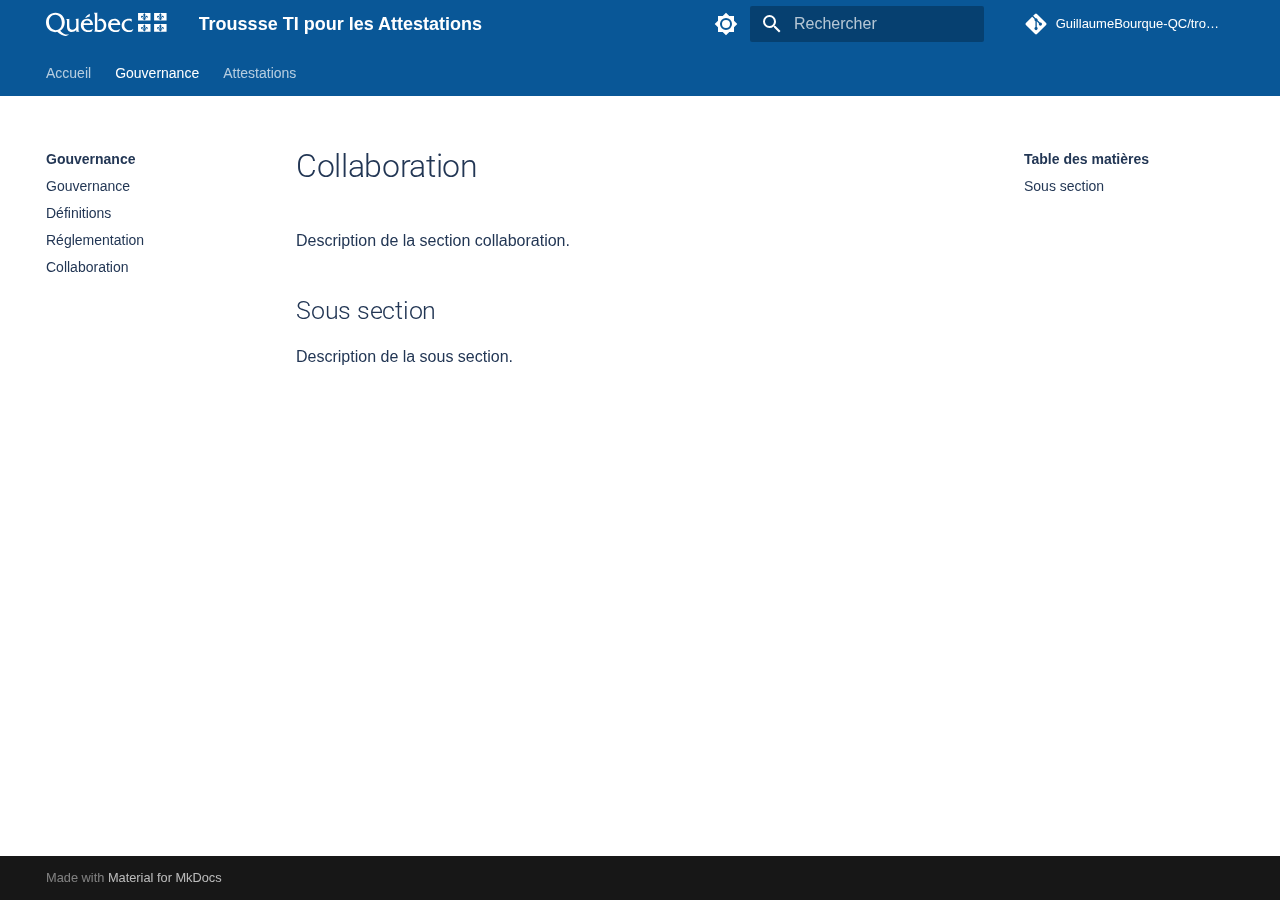
<file: gouvernance/collaboration/index.html>
<!doctype html>
<html lang="fr" class="no-js">
  <head>
    
      <meta charset="utf-8">
      <meta name="viewport" content="width=device-width,initial-scale=1">
      
      
      
      
        <link rel="prev" href="../reglementation/">
      
      
        <link rel="next" href="../../attestations/">
      
      
      <link rel="icon" href="../../assets/images/favicon.png">
      <meta name="generator" content="mkdocs-1.6.1, mkdocs-material-9.6.7">
    
    
      
        <title>Collaboration - Troussse TI pour les Attestations</title>
      
    
    
      <link rel="stylesheet" href="../../assets/stylesheets/main.8608ea7d.min.css">
      
        
        <link rel="stylesheet" href="../../assets/stylesheets/palette.06af60db.min.css">
      
      


    
    
      
    
    
      
        
        
        <link rel="preconnect" href="https://fonts.gstatic.com" crossorigin>
        <link rel="stylesheet" href="https://fonts.googleapis.com/css?family=Roboto:300,300i,400,400i,700,700i%7CRoboto+Mono:400,400i,700,700i&display=fallback">
        <style>:root{--md-text-font:"Roboto";--md-code-font:"Roboto Mono"}</style>
      
    
    
      <link rel="stylesheet" href="../../stylesheets/extra.css">
    
    <script>__md_scope=new URL("../..",location),__md_hash=e=>[...e].reduce(((e,_)=>(e<<5)-e+_.charCodeAt(0)),0),__md_get=(e,_=localStorage,t=__md_scope)=>JSON.parse(_.getItem(t.pathname+"."+e)),__md_set=(e,_,t=localStorage,a=__md_scope)=>{try{t.setItem(a.pathname+"."+e,JSON.stringify(_))}catch(e){}}</script>
    
      

    
    
    
  </head>
  
  
    
    
      
    
    
    
    
    <body dir="ltr" data-md-color-scheme="qc-piv" data-md-color-primary="custom" data-md-color-accent="indigo">
  
    
    <input class="md-toggle" data-md-toggle="drawer" type="checkbox" id="__drawer" autocomplete="off">
    <input class="md-toggle" data-md-toggle="search" type="checkbox" id="__search" autocomplete="off">
    <label class="md-overlay" for="__drawer"></label>
    <div data-md-component="skip">
      
        
        <a href="#collaboration" class="md-skip">
          Aller au contenu
        </a>
      
    </div>
    <div data-md-component="announce">
      
    </div>
    
    
      

<header class="md-header" data-md-component="header">
  <nav class="md-header__inner md-grid" aria-label="En-tête">
    <a href="../.." title="Troussse TI pour les Attestations" class="md-header__button md-logo" aria-label="Troussse TI pour les Attestations" data-md-component="logo">
      
  <img src="../../assets/Québec_blanc.svg" alt="logo">

    </a>
    <label class="md-header__button md-icon" for="__drawer">
      
      <svg xmlns="http://www.w3.org/2000/svg" viewBox="0 0 24 24"><path d="M3 6h18v2H3zm0 5h18v2H3zm0 5h18v2H3z"/></svg>
    </label>
    <div class="md-header__title" data-md-component="header-title">
      <div class="md-header__ellipsis">
        <div class="md-header__topic">
          <span class="md-ellipsis">
            Troussse TI pour les Attestations
          </span>
        </div>
        <div class="md-header__topic" data-md-component="header-topic">
          <span class="md-ellipsis">
            
              Collaboration
            
          </span>
        </div>
      </div>
    </div>
    
      
        <form class="md-header__option" data-md-component="palette">
  
    
    
    
    <input class="md-option" data-md-color-media="" data-md-color-scheme="qc-piv" data-md-color-primary="custom" data-md-color-accent="indigo"  aria-label="Basculer en mode sombre"  type="radio" name="__palette" id="__palette_0">
    
      <label class="md-header__button md-icon" title="Basculer en mode sombre" for="__palette_1" hidden>
        <svg xmlns="http://www.w3.org/2000/svg" viewBox="0 0 24 24"><path d="M12 8a4 4 0 0 0-4 4 4 4 0 0 0 4 4 4 4 0 0 0 4-4 4 4 0 0 0-4-4m0 10a6 6 0 0 1-6-6 6 6 0 0 1 6-6 6 6 0 0 1 6 6 6 6 0 0 1-6 6m8-9.31V4h-4.69L12 .69 8.69 4H4v4.69L.69 12 4 15.31V20h4.69L12 23.31 15.31 20H20v-4.69L23.31 12z"/></svg>
      </label>
    
  
    
    
    
    <input class="md-option" data-md-color-media="" data-md-color-scheme="qc-piv-sombre" data-md-color-primary="custom" data-md-color-accent="custom"  aria-label="Basculer en mode clair"  type="radio" name="__palette" id="__palette_1">
    
      <label class="md-header__button md-icon" title="Basculer en mode clair" for="__palette_0" hidden>
        <svg xmlns="http://www.w3.org/2000/svg" viewBox="0 0 24 24"><path d="M12 18c-.89 0-1.74-.2-2.5-.55C11.56 16.5 13 14.42 13 12s-1.44-4.5-3.5-5.45C10.26 6.2 11.11 6 12 6a6 6 0 0 1 6 6 6 6 0 0 1-6 6m8-9.31V4h-4.69L12 .69 8.69 4H4v4.69L.69 12 4 15.31V20h4.69L12 23.31 15.31 20H20v-4.69L23.31 12z"/></svg>
      </label>
    
  
</form>
      
    
    
      <script>var palette=__md_get("__palette");if(palette&&palette.color){if("(prefers-color-scheme)"===palette.color.media){var media=matchMedia("(prefers-color-scheme: light)"),input=document.querySelector(media.matches?"[data-md-color-media='(prefers-color-scheme: light)']":"[data-md-color-media='(prefers-color-scheme: dark)']");palette.color.media=input.getAttribute("data-md-color-media"),palette.color.scheme=input.getAttribute("data-md-color-scheme"),palette.color.primary=input.getAttribute("data-md-color-primary"),palette.color.accent=input.getAttribute("data-md-color-accent")}for(var[key,value]of Object.entries(palette.color))document.body.setAttribute("data-md-color-"+key,value)}</script>
    
    
    
      <label class="md-header__button md-icon" for="__search">
        
        <svg xmlns="http://www.w3.org/2000/svg" viewBox="0 0 24 24"><path d="M9.5 3A6.5 6.5 0 0 1 16 9.5c0 1.61-.59 3.09-1.56 4.23l.27.27h.79l5 5-1.5 1.5-5-5v-.79l-.27-.27A6.52 6.52 0 0 1 9.5 16 6.5 6.5 0 0 1 3 9.5 6.5 6.5 0 0 1 9.5 3m0 2C7 5 5 7 5 9.5S7 14 9.5 14 14 12 14 9.5 12 5 9.5 5"/></svg>
      </label>
      <div class="md-search" data-md-component="search" role="dialog">
  <label class="md-search__overlay" for="__search"></label>
  <div class="md-search__inner" role="search">
    <form class="md-search__form" name="search">
      <input type="text" class="md-search__input" name="query" aria-label="Rechercher" placeholder="Rechercher" autocapitalize="off" autocorrect="off" autocomplete="off" spellcheck="false" data-md-component="search-query" required>
      <label class="md-search__icon md-icon" for="__search">
        
        <svg xmlns="http://www.w3.org/2000/svg" viewBox="0 0 24 24"><path d="M9.5 3A6.5 6.5 0 0 1 16 9.5c0 1.61-.59 3.09-1.56 4.23l.27.27h.79l5 5-1.5 1.5-5-5v-.79l-.27-.27A6.52 6.52 0 0 1 9.5 16 6.5 6.5 0 0 1 3 9.5 6.5 6.5 0 0 1 9.5 3m0 2C7 5 5 7 5 9.5S7 14 9.5 14 14 12 14 9.5 12 5 9.5 5"/></svg>
        
        <svg xmlns="http://www.w3.org/2000/svg" viewBox="0 0 24 24"><path d="M20 11v2H8l5.5 5.5-1.42 1.42L4.16 12l7.92-7.92L13.5 5.5 8 11z"/></svg>
      </label>
      <nav class="md-search__options" aria-label="Recherche">
        
        <button type="reset" class="md-search__icon md-icon" title="Effacer" aria-label="Effacer" tabindex="-1">
          
          <svg xmlns="http://www.w3.org/2000/svg" viewBox="0 0 24 24"><path d="M19 6.41 17.59 5 12 10.59 6.41 5 5 6.41 10.59 12 5 17.59 6.41 19 12 13.41 17.59 19 19 17.59 13.41 12z"/></svg>
        </button>
      </nav>
      
    </form>
    <div class="md-search__output">
      <div class="md-search__scrollwrap" tabindex="0" data-md-scrollfix>
        <div class="md-search-result" data-md-component="search-result">
          <div class="md-search-result__meta">
            Initialisation de la recherche
          </div>
          <ol class="md-search-result__list" role="presentation"></ol>
        </div>
      </div>
    </div>
  </div>
</div>
    
    
      <div class="md-header__source">
        <a href="https://github.com/GuillaumeBourque-QC/trousse-techno" title="Aller au dépôt" class="md-source" data-md-component="source">
  <div class="md-source__icon md-icon">
    
    <svg xmlns="http://www.w3.org/2000/svg" viewBox="0 0 448 512"><!--! Font Awesome Free 6.7.2 by @fontawesome - https://fontawesome.com License - https://fontawesome.com/license/free (Icons: CC BY 4.0, Fonts: SIL OFL 1.1, Code: MIT License) Copyright 2024 Fonticons, Inc.--><path d="M439.55 236.05 244 40.45a28.87 28.87 0 0 0-40.81 0l-40.66 40.63 51.52 51.52c27.06-9.14 52.68 16.77 43.39 43.68l49.66 49.66c34.23-11.8 61.18 31 35.47 56.69-26.49 26.49-70.21-2.87-56-37.34L240.22 199v121.85c25.3 12.54 22.26 41.85 9.08 55a34.34 34.34 0 0 1-48.55 0c-17.57-17.6-11.07-46.91 11.25-56v-123c-20.8-8.51-24.6-30.74-18.64-45L142.57 101 8.45 235.14a28.86 28.86 0 0 0 0 40.81l195.61 195.6a28.86 28.86 0 0 0 40.8 0l194.69-194.69a28.86 28.86 0 0 0 0-40.81"/></svg>
  </div>
  <div class="md-source__repository">
    GuillaumeBourque-QC/trousse-techno
  </div>
</a>
      </div>
    
  </nav>
  
</header>
    
    <div class="md-container" data-md-component="container">
      
      
        
          
            
<nav class="md-tabs" aria-label="Onglets" data-md-component="tabs">
  <div class="md-grid">
    <ul class="md-tabs__list">
      
        
  
  
  
    <li class="md-tabs__item">
      <a href="../.." class="md-tabs__link">
        
  
    
  
  Accueil

      </a>
    </li>
  

      
        
  
  
    
  
  
    
    
      <li class="md-tabs__item md-tabs__item--active">
        <a href="../" class="md-tabs__link">
          
  
  Gouvernance

        </a>
      </li>
    
  

      
        
  
  
  
    
    
      <li class="md-tabs__item">
        <a href="../../attestations/" class="md-tabs__link">
          
  
  Attestations

        </a>
      </li>
    
  

      
    </ul>
  </div>
</nav>
          
        
      
      <main class="md-main" data-md-component="main">
        <div class="md-main__inner md-grid">
          
            
              
              <div class="md-sidebar md-sidebar--primary" data-md-component="sidebar" data-md-type="navigation" >
                <div class="md-sidebar__scrollwrap">
                  <div class="md-sidebar__inner">
                    


  


<nav class="md-nav md-nav--primary md-nav--lifted" aria-label="Navigation" data-md-level="0">
  <label class="md-nav__title" for="__drawer">
    <a href="../.." title="Troussse TI pour les Attestations" class="md-nav__button md-logo" aria-label="Troussse TI pour les Attestations" data-md-component="logo">
      
  <img src="../../assets/Québec_blanc.svg" alt="logo">

    </a>
    Troussse TI pour les Attestations
  </label>
  
    <div class="md-nav__source">
      <a href="https://github.com/GuillaumeBourque-QC/trousse-techno" title="Aller au dépôt" class="md-source" data-md-component="source">
  <div class="md-source__icon md-icon">
    
    <svg xmlns="http://www.w3.org/2000/svg" viewBox="0 0 448 512"><!--! Font Awesome Free 6.7.2 by @fontawesome - https://fontawesome.com License - https://fontawesome.com/license/free (Icons: CC BY 4.0, Fonts: SIL OFL 1.1, Code: MIT License) Copyright 2024 Fonticons, Inc.--><path d="M439.55 236.05 244 40.45a28.87 28.87 0 0 0-40.81 0l-40.66 40.63 51.52 51.52c27.06-9.14 52.68 16.77 43.39 43.68l49.66 49.66c34.23-11.8 61.18 31 35.47 56.69-26.49 26.49-70.21-2.87-56-37.34L240.22 199v121.85c25.3 12.54 22.26 41.85 9.08 55a34.34 34.34 0 0 1-48.55 0c-17.57-17.6-11.07-46.91 11.25-56v-123c-20.8-8.51-24.6-30.74-18.64-45L142.57 101 8.45 235.14a28.86 28.86 0 0 0 0 40.81l195.61 195.6a28.86 28.86 0 0 0 40.8 0l194.69-194.69a28.86 28.86 0 0 0 0-40.81"/></svg>
  </div>
  <div class="md-source__repository">
    GuillaumeBourque-QC/trousse-techno
  </div>
</a>
    </div>
  
  <ul class="md-nav__list" data-md-scrollfix>
    
      
      
  
  
  
  
    <li class="md-nav__item">
      <a href="../.." class="md-nav__link">
        
  
  <span class="md-ellipsis">
    Accueil
    
  </span>
  

      </a>
    </li>
  

    
      
      
  
  
    
  
  
  
    
    
    
      
        
        
      
      
        
      
    
    
    <li class="md-nav__item md-nav__item--active md-nav__item--section md-nav__item--nested">
      
        
        
        <input class="md-nav__toggle md-toggle " type="checkbox" id="__nav_2" checked>
        
          
          <label class="md-nav__link" for="__nav_2" id="__nav_2_label" tabindex="">
            
  
  <span class="md-ellipsis">
    Gouvernance
    
  </span>
  

            <span class="md-nav__icon md-icon"></span>
          </label>
        
        <nav class="md-nav" data-md-level="1" aria-labelledby="__nav_2_label" aria-expanded="true">
          <label class="md-nav__title" for="__nav_2">
            <span class="md-nav__icon md-icon"></span>
            Gouvernance
          </label>
          <ul class="md-nav__list" data-md-scrollfix>
            
              
                
  
  
  
  
    <li class="md-nav__item">
      <a href="../" class="md-nav__link">
        
  
  <span class="md-ellipsis">
    Gouvernance
    
  </span>
  

      </a>
    </li>
  

              
            
              
                
  
  
  
  
    <li class="md-nav__item">
      <a href="../definitions/" class="md-nav__link">
        
  
  <span class="md-ellipsis">
    Définitions
    
  </span>
  

      </a>
    </li>
  

              
            
              
                
  
  
  
  
    <li class="md-nav__item">
      <a href="../reglementation/" class="md-nav__link">
        
  
  <span class="md-ellipsis">
    Réglementation
    
  </span>
  

      </a>
    </li>
  

              
            
              
                
  
  
    
  
  
  
    <li class="md-nav__item md-nav__item--active">
      
      <input class="md-nav__toggle md-toggle" type="checkbox" id="__toc">
      
      
        
      
      
        <label class="md-nav__link md-nav__link--active" for="__toc">
          
  
  <span class="md-ellipsis">
    Collaboration
    
  </span>
  

          <span class="md-nav__icon md-icon"></span>
        </label>
      
      <a href="./" class="md-nav__link md-nav__link--active">
        
  
  <span class="md-ellipsis">
    Collaboration
    
  </span>
  

      </a>
      
        

<nav class="md-nav md-nav--secondary" aria-label="Table des matières">
  
  
  
    
  
  
    <label class="md-nav__title" for="__toc">
      <span class="md-nav__icon md-icon"></span>
      Table des matières
    </label>
    <ul class="md-nav__list" data-md-component="toc" data-md-scrollfix>
      
        <li class="md-nav__item">
  <a href="#sous-section" class="md-nav__link">
    <span class="md-ellipsis">
      Sous section
    </span>
  </a>
  
</li>
      
    </ul>
  
</nav>
      
    </li>
  

              
            
          </ul>
        </nav>
      
    </li>
  

    
      
      
  
  
  
  
    
    
    
      
      
        
      
    
    
    <li class="md-nav__item md-nav__item--nested">
      
        
        
        <input class="md-nav__toggle md-toggle " type="checkbox" id="__nav_3" >
        
          
          <label class="md-nav__link" for="__nav_3" id="__nav_3_label" tabindex="0">
            
  
  <span class="md-ellipsis">
    Attestations
    
  </span>
  

            <span class="md-nav__icon md-icon"></span>
          </label>
        
        <nav class="md-nav" data-md-level="1" aria-labelledby="__nav_3_label" aria-expanded="false">
          <label class="md-nav__title" for="__nav_3">
            <span class="md-nav__icon md-icon"></span>
            Attestations
          </label>
          <ul class="md-nav__list" data-md-scrollfix>
            
              
                
  
  
  
  
    <li class="md-nav__item">
      <a href="../../attestations/" class="md-nav__link">
        
  
  <span class="md-ellipsis">
    Attestations
    
  </span>
  

      </a>
    </li>
  

              
            
              
                
  
  
  
  
    <li class="md-nav__item">
      <a href="../../attestations/emetteur/" class="md-nav__link">
        
  
  <span class="md-ellipsis">
    Emetteurs
    
  </span>
  

      </a>
    </li>
  

              
            
              
                
  
  
  
  
    <li class="md-nav__item">
      <a href="../../attestations/verificateur/" class="md-nav__link">
        
  
  <span class="md-ellipsis">
    Vérificateurs
    
  </span>
  

      </a>
    </li>
  

              
            
          </ul>
        </nav>
      
    </li>
  

    
  </ul>
</nav>
                  </div>
                </div>
              </div>
            
            
              
              <div class="md-sidebar md-sidebar--secondary" data-md-component="sidebar" data-md-type="toc" >
                <div class="md-sidebar__scrollwrap">
                  <div class="md-sidebar__inner">
                    

<nav class="md-nav md-nav--secondary" aria-label="Table des matières">
  
  
  
    
  
  
    <label class="md-nav__title" for="__toc">
      <span class="md-nav__icon md-icon"></span>
      Table des matières
    </label>
    <ul class="md-nav__list" data-md-component="toc" data-md-scrollfix>
      
        <li class="md-nav__item">
  <a href="#sous-section" class="md-nav__link">
    <span class="md-ellipsis">
      Sous section
    </span>
  </a>
  
</li>
      
    </ul>
  
</nav>
                  </div>
                </div>
              </div>
            
          
          
            <div class="md-content" data-md-component="content">
              <article class="md-content__inner md-typeset">
                
                  


  
  


<h1 id="collaboration">Collaboration</h1>
<p>Description de la section collaboration.</p>
<h2 id="sous-section">Sous section</h2>
<p>Description de la sous section.</p>












                
              </article>
            </div>
          
          
<script>var target=document.getElementById(location.hash.slice(1));target&&target.name&&(target.checked=target.name.startsWith("__tabbed_"))</script>
        </div>
        
          <button type="button" class="md-top md-icon" data-md-component="top" hidden>
  
  <svg xmlns="http://www.w3.org/2000/svg" viewBox="0 0 24 24"><path d="M13 20h-2V8l-5.5 5.5-1.42-1.42L12 4.16l7.92 7.92-1.42 1.42L13 8z"/></svg>
  Retour en haut de la page
</button>
        
      </main>
      
        <footer class="md-footer">
  
  <div class="md-footer-meta md-typeset">
    <div class="md-footer-meta__inner md-grid">
      <div class="md-copyright">
  
  
    Made with
    <a href="https://squidfunk.github.io/mkdocs-material/" target="_blank" rel="noopener">
      Material for MkDocs
    </a>
  
</div>
      
    </div>
  </div>
</footer>
      
    </div>
    <div class="md-dialog" data-md-component="dialog">
      <div class="md-dialog__inner md-typeset"></div>
    </div>
    
    
    <script id="__config" type="application/json">{"base": "../..", "features": ["navigation.tabs", "navigation.sections", "navigation.top"], "search": "../../assets/javascripts/workers/search.f8cc74c7.min.js", "translations": {"clipboard.copied": "Copi\u00e9 dans le presse-papier", "clipboard.copy": "Copier dans le presse-papier", "search.result.more.one": "1 de plus sur cette page", "search.result.more.other": "# de plus sur cette page", "search.result.none": "Aucun document trouv\u00e9", "search.result.one": "1 document trouv\u00e9", "search.result.other": "# documents trouv\u00e9s", "search.result.placeholder": "Taper pour d\u00e9marrer la recherche", "search.result.term.missing": "Non trouv\u00e9", "select.version": "S\u00e9lectionner la version"}}</script>
    
    
      <script src="../../assets/javascripts/bundle.c8b220af.min.js"></script>
      
    
  </body>
</html>
</file>
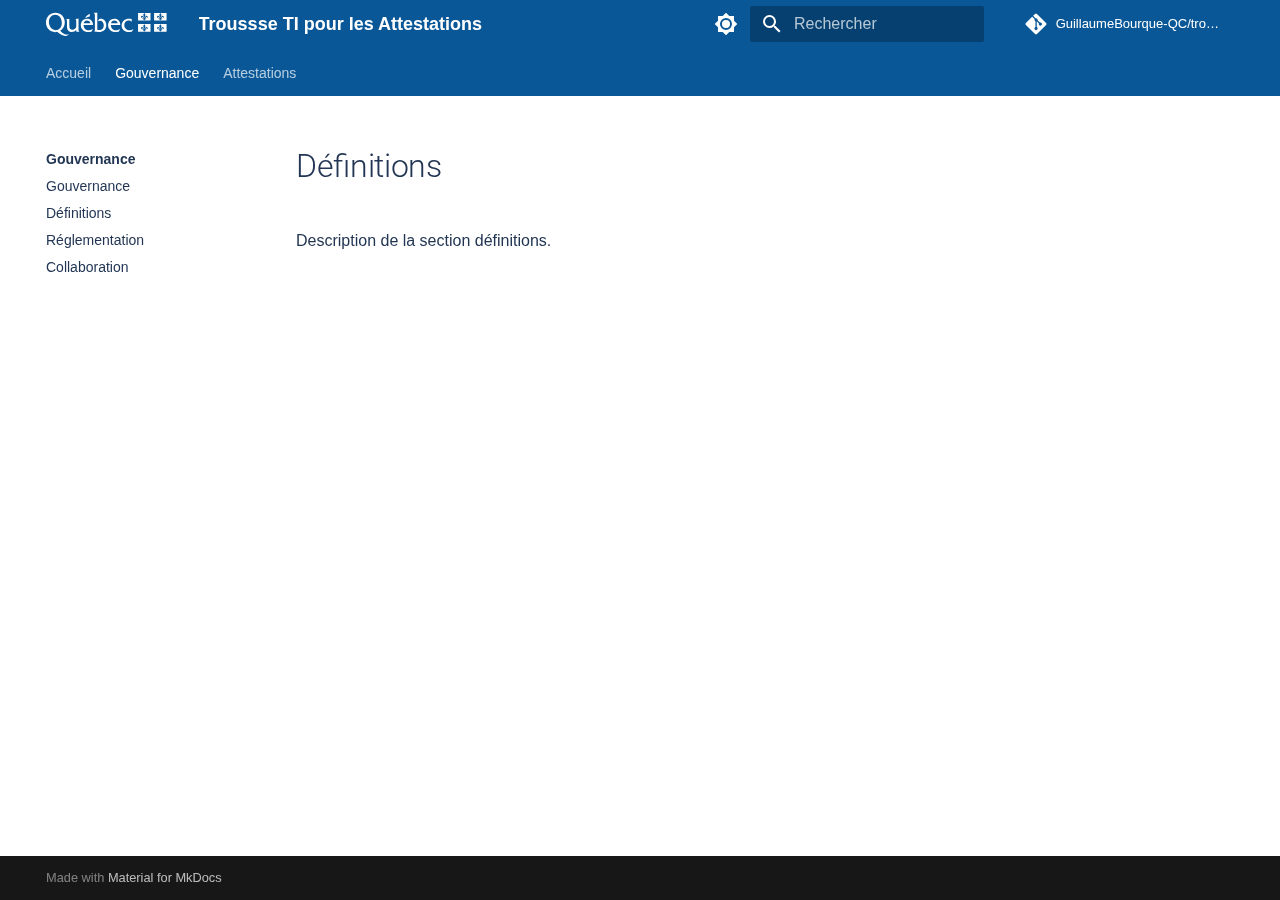
<file: gouvernance/definitions/index.html>
<!doctype html>
<html lang="fr" class="no-js">
  <head>
    
      <meta charset="utf-8">
      <meta name="viewport" content="width=device-width,initial-scale=1">
      
      
      
      
        <link rel="prev" href="../">
      
      
        <link rel="next" href="../reglementation/">
      
      
      <link rel="icon" href="../../assets/images/favicon.png">
      <meta name="generator" content="mkdocs-1.6.1, mkdocs-material-9.6.7">
    
    
      
        <title>Définitions - Troussse TI pour les Attestations</title>
      
    
    
      <link rel="stylesheet" href="../../assets/stylesheets/main.8608ea7d.min.css">
      
        
        <link rel="stylesheet" href="../../assets/stylesheets/palette.06af60db.min.css">
      
      


    
    
      
    
    
      
        
        
        <link rel="preconnect" href="https://fonts.gstatic.com" crossorigin>
        <link rel="stylesheet" href="https://fonts.googleapis.com/css?family=Roboto:300,300i,400,400i,700,700i%7CRoboto+Mono:400,400i,700,700i&display=fallback">
        <style>:root{--md-text-font:"Roboto";--md-code-font:"Roboto Mono"}</style>
      
    
    
      <link rel="stylesheet" href="../../stylesheets/extra.css">
    
    <script>__md_scope=new URL("../..",location),__md_hash=e=>[...e].reduce(((e,_)=>(e<<5)-e+_.charCodeAt(0)),0),__md_get=(e,_=localStorage,t=__md_scope)=>JSON.parse(_.getItem(t.pathname+"."+e)),__md_set=(e,_,t=localStorage,a=__md_scope)=>{try{t.setItem(a.pathname+"."+e,JSON.stringify(_))}catch(e){}}</script>
    
      

    
    
    
  </head>
  
  
    
    
      
    
    
    
    
    <body dir="ltr" data-md-color-scheme="qc-piv" data-md-color-primary="custom" data-md-color-accent="indigo">
  
    
    <input class="md-toggle" data-md-toggle="drawer" type="checkbox" id="__drawer" autocomplete="off">
    <input class="md-toggle" data-md-toggle="search" type="checkbox" id="__search" autocomplete="off">
    <label class="md-overlay" for="__drawer"></label>
    <div data-md-component="skip">
      
        
        <a href="#definitions" class="md-skip">
          Aller au contenu
        </a>
      
    </div>
    <div data-md-component="announce">
      
    </div>
    
    
      

<header class="md-header" data-md-component="header">
  <nav class="md-header__inner md-grid" aria-label="En-tête">
    <a href="../.." title="Troussse TI pour les Attestations" class="md-header__button md-logo" aria-label="Troussse TI pour les Attestations" data-md-component="logo">
      
  <img src="../../assets/Québec_blanc.svg" alt="logo">

    </a>
    <label class="md-header__button md-icon" for="__drawer">
      
      <svg xmlns="http://www.w3.org/2000/svg" viewBox="0 0 24 24"><path d="M3 6h18v2H3zm0 5h18v2H3zm0 5h18v2H3z"/></svg>
    </label>
    <div class="md-header__title" data-md-component="header-title">
      <div class="md-header__ellipsis">
        <div class="md-header__topic">
          <span class="md-ellipsis">
            Troussse TI pour les Attestations
          </span>
        </div>
        <div class="md-header__topic" data-md-component="header-topic">
          <span class="md-ellipsis">
            
              Définitions
            
          </span>
        </div>
      </div>
    </div>
    
      
        <form class="md-header__option" data-md-component="palette">
  
    
    
    
    <input class="md-option" data-md-color-media="" data-md-color-scheme="qc-piv" data-md-color-primary="custom" data-md-color-accent="indigo"  aria-label="Basculer en mode sombre"  type="radio" name="__palette" id="__palette_0">
    
      <label class="md-header__button md-icon" title="Basculer en mode sombre" for="__palette_1" hidden>
        <svg xmlns="http://www.w3.org/2000/svg" viewBox="0 0 24 24"><path d="M12 8a4 4 0 0 0-4 4 4 4 0 0 0 4 4 4 4 0 0 0 4-4 4 4 0 0 0-4-4m0 10a6 6 0 0 1-6-6 6 6 0 0 1 6-6 6 6 0 0 1 6 6 6 6 0 0 1-6 6m8-9.31V4h-4.69L12 .69 8.69 4H4v4.69L.69 12 4 15.31V20h4.69L12 23.31 15.31 20H20v-4.69L23.31 12z"/></svg>
      </label>
    
  
    
    
    
    <input class="md-option" data-md-color-media="" data-md-color-scheme="qc-piv-sombre" data-md-color-primary="custom" data-md-color-accent="custom"  aria-label="Basculer en mode clair"  type="radio" name="__palette" id="__palette_1">
    
      <label class="md-header__button md-icon" title="Basculer en mode clair" for="__palette_0" hidden>
        <svg xmlns="http://www.w3.org/2000/svg" viewBox="0 0 24 24"><path d="M12 18c-.89 0-1.74-.2-2.5-.55C11.56 16.5 13 14.42 13 12s-1.44-4.5-3.5-5.45C10.26 6.2 11.11 6 12 6a6 6 0 0 1 6 6 6 6 0 0 1-6 6m8-9.31V4h-4.69L12 .69 8.69 4H4v4.69L.69 12 4 15.31V20h4.69L12 23.31 15.31 20H20v-4.69L23.31 12z"/></svg>
      </label>
    
  
</form>
      
    
    
      <script>var palette=__md_get("__palette");if(palette&&palette.color){if("(prefers-color-scheme)"===palette.color.media){var media=matchMedia("(prefers-color-scheme: light)"),input=document.querySelector(media.matches?"[data-md-color-media='(prefers-color-scheme: light)']":"[data-md-color-media='(prefers-color-scheme: dark)']");palette.color.media=input.getAttribute("data-md-color-media"),palette.color.scheme=input.getAttribute("data-md-color-scheme"),palette.color.primary=input.getAttribute("data-md-color-primary"),palette.color.accent=input.getAttribute("data-md-color-accent")}for(var[key,value]of Object.entries(palette.color))document.body.setAttribute("data-md-color-"+key,value)}</script>
    
    
    
      <label class="md-header__button md-icon" for="__search">
        
        <svg xmlns="http://www.w3.org/2000/svg" viewBox="0 0 24 24"><path d="M9.5 3A6.5 6.5 0 0 1 16 9.5c0 1.61-.59 3.09-1.56 4.23l.27.27h.79l5 5-1.5 1.5-5-5v-.79l-.27-.27A6.52 6.52 0 0 1 9.5 16 6.5 6.5 0 0 1 3 9.5 6.5 6.5 0 0 1 9.5 3m0 2C7 5 5 7 5 9.5S7 14 9.5 14 14 12 14 9.5 12 5 9.5 5"/></svg>
      </label>
      <div class="md-search" data-md-component="search" role="dialog">
  <label class="md-search__overlay" for="__search"></label>
  <div class="md-search__inner" role="search">
    <form class="md-search__form" name="search">
      <input type="text" class="md-search__input" name="query" aria-label="Rechercher" placeholder="Rechercher" autocapitalize="off" autocorrect="off" autocomplete="off" spellcheck="false" data-md-component="search-query" required>
      <label class="md-search__icon md-icon" for="__search">
        
        <svg xmlns="http://www.w3.org/2000/svg" viewBox="0 0 24 24"><path d="M9.5 3A6.5 6.5 0 0 1 16 9.5c0 1.61-.59 3.09-1.56 4.23l.27.27h.79l5 5-1.5 1.5-5-5v-.79l-.27-.27A6.52 6.52 0 0 1 9.5 16 6.5 6.5 0 0 1 3 9.5 6.5 6.5 0 0 1 9.5 3m0 2C7 5 5 7 5 9.5S7 14 9.5 14 14 12 14 9.5 12 5 9.5 5"/></svg>
        
        <svg xmlns="http://www.w3.org/2000/svg" viewBox="0 0 24 24"><path d="M20 11v2H8l5.5 5.5-1.42 1.42L4.16 12l7.92-7.92L13.5 5.5 8 11z"/></svg>
      </label>
      <nav class="md-search__options" aria-label="Recherche">
        
        <button type="reset" class="md-search__icon md-icon" title="Effacer" aria-label="Effacer" tabindex="-1">
          
          <svg xmlns="http://www.w3.org/2000/svg" viewBox="0 0 24 24"><path d="M19 6.41 17.59 5 12 10.59 6.41 5 5 6.41 10.59 12 5 17.59 6.41 19 12 13.41 17.59 19 19 17.59 13.41 12z"/></svg>
        </button>
      </nav>
      
    </form>
    <div class="md-search__output">
      <div class="md-search__scrollwrap" tabindex="0" data-md-scrollfix>
        <div class="md-search-result" data-md-component="search-result">
          <div class="md-search-result__meta">
            Initialisation de la recherche
          </div>
          <ol class="md-search-result__list" role="presentation"></ol>
        </div>
      </div>
    </div>
  </div>
</div>
    
    
      <div class="md-header__source">
        <a href="https://github.com/GuillaumeBourque-QC/trousse-techno" title="Aller au dépôt" class="md-source" data-md-component="source">
  <div class="md-source__icon md-icon">
    
    <svg xmlns="http://www.w3.org/2000/svg" viewBox="0 0 448 512"><!--! Font Awesome Free 6.7.2 by @fontawesome - https://fontawesome.com License - https://fontawesome.com/license/free (Icons: CC BY 4.0, Fonts: SIL OFL 1.1, Code: MIT License) Copyright 2024 Fonticons, Inc.--><path d="M439.55 236.05 244 40.45a28.87 28.87 0 0 0-40.81 0l-40.66 40.63 51.52 51.52c27.06-9.14 52.68 16.77 43.39 43.68l49.66 49.66c34.23-11.8 61.18 31 35.47 56.69-26.49 26.49-70.21-2.87-56-37.34L240.22 199v121.85c25.3 12.54 22.26 41.85 9.08 55a34.34 34.34 0 0 1-48.55 0c-17.57-17.6-11.07-46.91 11.25-56v-123c-20.8-8.51-24.6-30.74-18.64-45L142.57 101 8.45 235.14a28.86 28.86 0 0 0 0 40.81l195.61 195.6a28.86 28.86 0 0 0 40.8 0l194.69-194.69a28.86 28.86 0 0 0 0-40.81"/></svg>
  </div>
  <div class="md-source__repository">
    GuillaumeBourque-QC/trousse-techno
  </div>
</a>
      </div>
    
  </nav>
  
</header>
    
    <div class="md-container" data-md-component="container">
      
      
        
          
            
<nav class="md-tabs" aria-label="Onglets" data-md-component="tabs">
  <div class="md-grid">
    <ul class="md-tabs__list">
      
        
  
  
  
    <li class="md-tabs__item">
      <a href="../.." class="md-tabs__link">
        
  
    
  
  Accueil

      </a>
    </li>
  

      
        
  
  
    
  
  
    
    
      <li class="md-tabs__item md-tabs__item--active">
        <a href="../" class="md-tabs__link">
          
  
  Gouvernance

        </a>
      </li>
    
  

      
        
  
  
  
    
    
      <li class="md-tabs__item">
        <a href="../../attestations/" class="md-tabs__link">
          
  
  Attestations

        </a>
      </li>
    
  

      
    </ul>
  </div>
</nav>
          
        
      
      <main class="md-main" data-md-component="main">
        <div class="md-main__inner md-grid">
          
            
              
              <div class="md-sidebar md-sidebar--primary" data-md-component="sidebar" data-md-type="navigation" >
                <div class="md-sidebar__scrollwrap">
                  <div class="md-sidebar__inner">
                    


  


<nav class="md-nav md-nav--primary md-nav--lifted" aria-label="Navigation" data-md-level="0">
  <label class="md-nav__title" for="__drawer">
    <a href="../.." title="Troussse TI pour les Attestations" class="md-nav__button md-logo" aria-label="Troussse TI pour les Attestations" data-md-component="logo">
      
  <img src="../../assets/Québec_blanc.svg" alt="logo">

    </a>
    Troussse TI pour les Attestations
  </label>
  
    <div class="md-nav__source">
      <a href="https://github.com/GuillaumeBourque-QC/trousse-techno" title="Aller au dépôt" class="md-source" data-md-component="source">
  <div class="md-source__icon md-icon">
    
    <svg xmlns="http://www.w3.org/2000/svg" viewBox="0 0 448 512"><!--! Font Awesome Free 6.7.2 by @fontawesome - https://fontawesome.com License - https://fontawesome.com/license/free (Icons: CC BY 4.0, Fonts: SIL OFL 1.1, Code: MIT License) Copyright 2024 Fonticons, Inc.--><path d="M439.55 236.05 244 40.45a28.87 28.87 0 0 0-40.81 0l-40.66 40.63 51.52 51.52c27.06-9.14 52.68 16.77 43.39 43.68l49.66 49.66c34.23-11.8 61.18 31 35.47 56.69-26.49 26.49-70.21-2.87-56-37.34L240.22 199v121.85c25.3 12.54 22.26 41.85 9.08 55a34.34 34.34 0 0 1-48.55 0c-17.57-17.6-11.07-46.91 11.25-56v-123c-20.8-8.51-24.6-30.74-18.64-45L142.57 101 8.45 235.14a28.86 28.86 0 0 0 0 40.81l195.61 195.6a28.86 28.86 0 0 0 40.8 0l194.69-194.69a28.86 28.86 0 0 0 0-40.81"/></svg>
  </div>
  <div class="md-source__repository">
    GuillaumeBourque-QC/trousse-techno
  </div>
</a>
    </div>
  
  <ul class="md-nav__list" data-md-scrollfix>
    
      
      
  
  
  
  
    <li class="md-nav__item">
      <a href="../.." class="md-nav__link">
        
  
  <span class="md-ellipsis">
    Accueil
    
  </span>
  

      </a>
    </li>
  

    
      
      
  
  
    
  
  
  
    
    
    
      
        
        
      
      
        
      
    
    
    <li class="md-nav__item md-nav__item--active md-nav__item--section md-nav__item--nested">
      
        
        
        <input class="md-nav__toggle md-toggle " type="checkbox" id="__nav_2" checked>
        
          
          <label class="md-nav__link" for="__nav_2" id="__nav_2_label" tabindex="">
            
  
  <span class="md-ellipsis">
    Gouvernance
    
  </span>
  

            <span class="md-nav__icon md-icon"></span>
          </label>
        
        <nav class="md-nav" data-md-level="1" aria-labelledby="__nav_2_label" aria-expanded="true">
          <label class="md-nav__title" for="__nav_2">
            <span class="md-nav__icon md-icon"></span>
            Gouvernance
          </label>
          <ul class="md-nav__list" data-md-scrollfix>
            
              
                
  
  
  
  
    <li class="md-nav__item">
      <a href="../" class="md-nav__link">
        
  
  <span class="md-ellipsis">
    Gouvernance
    
  </span>
  

      </a>
    </li>
  

              
            
              
                
  
  
    
  
  
  
    <li class="md-nav__item md-nav__item--active">
      
      <input class="md-nav__toggle md-toggle" type="checkbox" id="__toc">
      
      
        
      
      
      <a href="./" class="md-nav__link md-nav__link--active">
        
  
  <span class="md-ellipsis">
    Définitions
    
  </span>
  

      </a>
      
    </li>
  

              
            
              
                
  
  
  
  
    <li class="md-nav__item">
      <a href="../reglementation/" class="md-nav__link">
        
  
  <span class="md-ellipsis">
    Réglementation
    
  </span>
  

      </a>
    </li>
  

              
            
              
                
  
  
  
  
    <li class="md-nav__item">
      <a href="../collaboration/" class="md-nav__link">
        
  
  <span class="md-ellipsis">
    Collaboration
    
  </span>
  

      </a>
    </li>
  

              
            
          </ul>
        </nav>
      
    </li>
  

    
      
      
  
  
  
  
    
    
    
      
      
        
      
    
    
    <li class="md-nav__item md-nav__item--nested">
      
        
        
        <input class="md-nav__toggle md-toggle " type="checkbox" id="__nav_3" >
        
          
          <label class="md-nav__link" for="__nav_3" id="__nav_3_label" tabindex="0">
            
  
  <span class="md-ellipsis">
    Attestations
    
  </span>
  

            <span class="md-nav__icon md-icon"></span>
          </label>
        
        <nav class="md-nav" data-md-level="1" aria-labelledby="__nav_3_label" aria-expanded="false">
          <label class="md-nav__title" for="__nav_3">
            <span class="md-nav__icon md-icon"></span>
            Attestations
          </label>
          <ul class="md-nav__list" data-md-scrollfix>
            
              
                
  
  
  
  
    <li class="md-nav__item">
      <a href="../../attestations/" class="md-nav__link">
        
  
  <span class="md-ellipsis">
    Attestations
    
  </span>
  

      </a>
    </li>
  

              
            
              
                
  
  
  
  
    <li class="md-nav__item">
      <a href="../../attestations/emetteur/" class="md-nav__link">
        
  
  <span class="md-ellipsis">
    Emetteurs
    
  </span>
  

      </a>
    </li>
  

              
            
              
                
  
  
  
  
    <li class="md-nav__item">
      <a href="../../attestations/verificateur/" class="md-nav__link">
        
  
  <span class="md-ellipsis">
    Vérificateurs
    
  </span>
  

      </a>
    </li>
  

              
            
          </ul>
        </nav>
      
    </li>
  

    
  </ul>
</nav>
                  </div>
                </div>
              </div>
            
            
              
              <div class="md-sidebar md-sidebar--secondary" data-md-component="sidebar" data-md-type="toc" >
                <div class="md-sidebar__scrollwrap">
                  <div class="md-sidebar__inner">
                    

<nav class="md-nav md-nav--secondary" aria-label="Table des matières">
  
  
  
    
  
  
</nav>
                  </div>
                </div>
              </div>
            
          
          
            <div class="md-content" data-md-component="content">
              <article class="md-content__inner md-typeset">
                
                  


  
  


<h1 id="definitions">Définitions</h1>
<p>Description de la section définitions.</p>












                
              </article>
            </div>
          
          
<script>var target=document.getElementById(location.hash.slice(1));target&&target.name&&(target.checked=target.name.startsWith("__tabbed_"))</script>
        </div>
        
          <button type="button" class="md-top md-icon" data-md-component="top" hidden>
  
  <svg xmlns="http://www.w3.org/2000/svg" viewBox="0 0 24 24"><path d="M13 20h-2V8l-5.5 5.5-1.42-1.42L12 4.16l7.92 7.92-1.42 1.42L13 8z"/></svg>
  Retour en haut de la page
</button>
        
      </main>
      
        <footer class="md-footer">
  
  <div class="md-footer-meta md-typeset">
    <div class="md-footer-meta__inner md-grid">
      <div class="md-copyright">
  
  
    Made with
    <a href="https://squidfunk.github.io/mkdocs-material/" target="_blank" rel="noopener">
      Material for MkDocs
    </a>
  
</div>
      
    </div>
  </div>
</footer>
      
    </div>
    <div class="md-dialog" data-md-component="dialog">
      <div class="md-dialog__inner md-typeset"></div>
    </div>
    
    
    <script id="__config" type="application/json">{"base": "../..", "features": ["navigation.tabs", "navigation.sections", "navigation.top"], "search": "../../assets/javascripts/workers/search.f8cc74c7.min.js", "translations": {"clipboard.copied": "Copi\u00e9 dans le presse-papier", "clipboard.copy": "Copier dans le presse-papier", "search.result.more.one": "1 de plus sur cette page", "search.result.more.other": "# de plus sur cette page", "search.result.none": "Aucun document trouv\u00e9", "search.result.one": "1 document trouv\u00e9", "search.result.other": "# documents trouv\u00e9s", "search.result.placeholder": "Taper pour d\u00e9marrer la recherche", "search.result.term.missing": "Non trouv\u00e9", "select.version": "S\u00e9lectionner la version"}}</script>
    
    
      <script src="../../assets/javascripts/bundle.c8b220af.min.js"></script>
      
    
  </body>
</html>
</file>
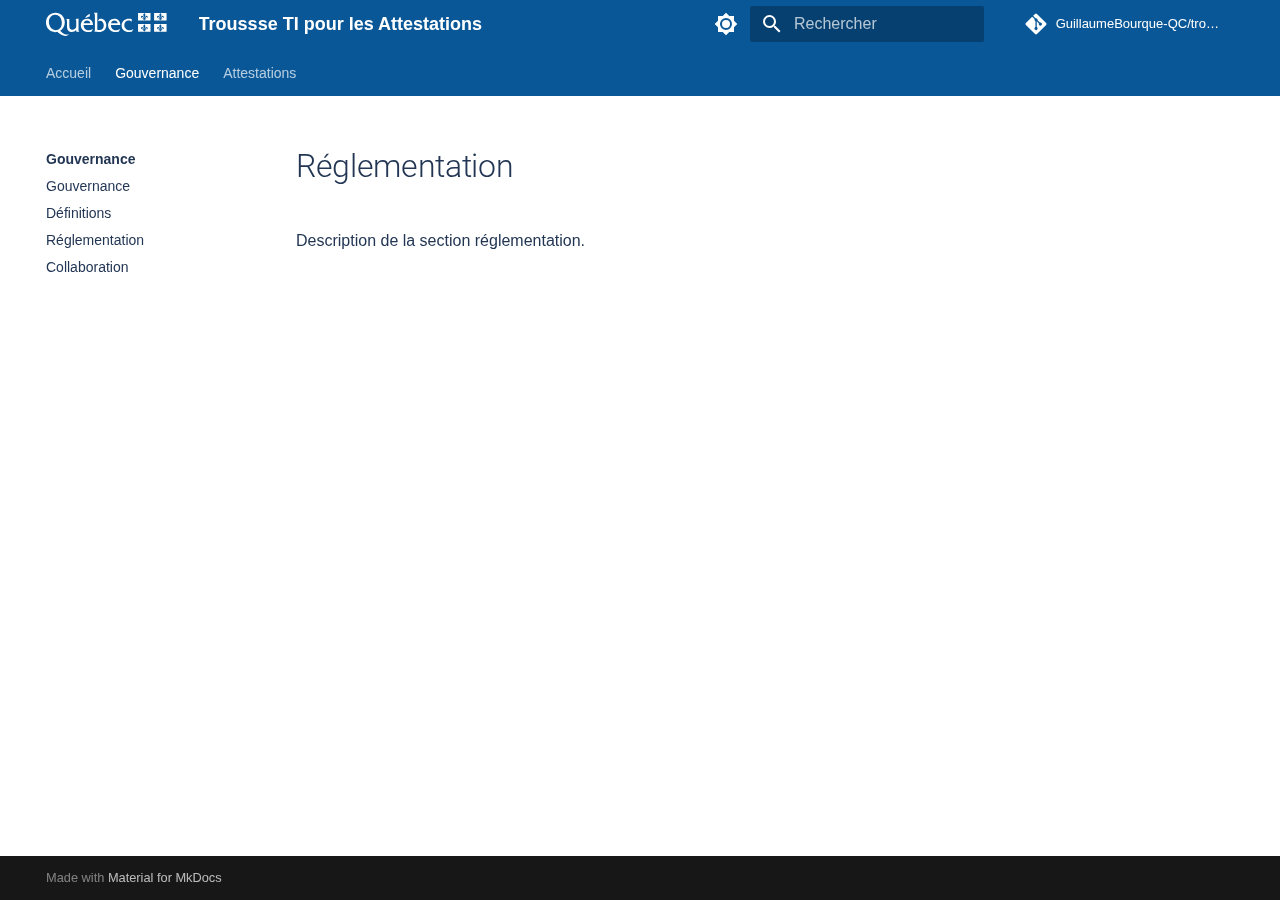
<file: gouvernance/reglementation/index.html>
<!doctype html>
<html lang="fr" class="no-js">
  <head>
    
      <meta charset="utf-8">
      <meta name="viewport" content="width=device-width,initial-scale=1">
      
      
      
      
        <link rel="prev" href="../definitions/">
      
      
        <link rel="next" href="../collaboration/">
      
      
      <link rel="icon" href="../../assets/images/favicon.png">
      <meta name="generator" content="mkdocs-1.6.1, mkdocs-material-9.6.7">
    
    
      
        <title>Réglementation - Troussse TI pour les Attestations</title>
      
    
    
      <link rel="stylesheet" href="../../assets/stylesheets/main.8608ea7d.min.css">
      
        
        <link rel="stylesheet" href="../../assets/stylesheets/palette.06af60db.min.css">
      
      


    
    
      
    
    
      
        
        
        <link rel="preconnect" href="https://fonts.gstatic.com" crossorigin>
        <link rel="stylesheet" href="https://fonts.googleapis.com/css?family=Roboto:300,300i,400,400i,700,700i%7CRoboto+Mono:400,400i,700,700i&display=fallback">
        <style>:root{--md-text-font:"Roboto";--md-code-font:"Roboto Mono"}</style>
      
    
    
      <link rel="stylesheet" href="../../stylesheets/extra.css">
    
    <script>__md_scope=new URL("../..",location),__md_hash=e=>[...e].reduce(((e,_)=>(e<<5)-e+_.charCodeAt(0)),0),__md_get=(e,_=localStorage,t=__md_scope)=>JSON.parse(_.getItem(t.pathname+"."+e)),__md_set=(e,_,t=localStorage,a=__md_scope)=>{try{t.setItem(a.pathname+"."+e,JSON.stringify(_))}catch(e){}}</script>
    
      

    
    
    
  </head>
  
  
    
    
      
    
    
    
    
    <body dir="ltr" data-md-color-scheme="qc-piv" data-md-color-primary="custom" data-md-color-accent="indigo">
  
    
    <input class="md-toggle" data-md-toggle="drawer" type="checkbox" id="__drawer" autocomplete="off">
    <input class="md-toggle" data-md-toggle="search" type="checkbox" id="__search" autocomplete="off">
    <label class="md-overlay" for="__drawer"></label>
    <div data-md-component="skip">
      
        
        <a href="#reglementation" class="md-skip">
          Aller au contenu
        </a>
      
    </div>
    <div data-md-component="announce">
      
    </div>
    
    
      

<header class="md-header" data-md-component="header">
  <nav class="md-header__inner md-grid" aria-label="En-tête">
    <a href="../.." title="Troussse TI pour les Attestations" class="md-header__button md-logo" aria-label="Troussse TI pour les Attestations" data-md-component="logo">
      
  <img src="../../assets/Québec_blanc.svg" alt="logo">

    </a>
    <label class="md-header__button md-icon" for="__drawer">
      
      <svg xmlns="http://www.w3.org/2000/svg" viewBox="0 0 24 24"><path d="M3 6h18v2H3zm0 5h18v2H3zm0 5h18v2H3z"/></svg>
    </label>
    <div class="md-header__title" data-md-component="header-title">
      <div class="md-header__ellipsis">
        <div class="md-header__topic">
          <span class="md-ellipsis">
            Troussse TI pour les Attestations
          </span>
        </div>
        <div class="md-header__topic" data-md-component="header-topic">
          <span class="md-ellipsis">
            
              Réglementation
            
          </span>
        </div>
      </div>
    </div>
    
      
        <form class="md-header__option" data-md-component="palette">
  
    
    
    
    <input class="md-option" data-md-color-media="" data-md-color-scheme="qc-piv" data-md-color-primary="custom" data-md-color-accent="indigo"  aria-label="Basculer en mode sombre"  type="radio" name="__palette" id="__palette_0">
    
      <label class="md-header__button md-icon" title="Basculer en mode sombre" for="__palette_1" hidden>
        <svg xmlns="http://www.w3.org/2000/svg" viewBox="0 0 24 24"><path d="M12 8a4 4 0 0 0-4 4 4 4 0 0 0 4 4 4 4 0 0 0 4-4 4 4 0 0 0-4-4m0 10a6 6 0 0 1-6-6 6 6 0 0 1 6-6 6 6 0 0 1 6 6 6 6 0 0 1-6 6m8-9.31V4h-4.69L12 .69 8.69 4H4v4.69L.69 12 4 15.31V20h4.69L12 23.31 15.31 20H20v-4.69L23.31 12z"/></svg>
      </label>
    
  
    
    
    
    <input class="md-option" data-md-color-media="" data-md-color-scheme="qc-piv-sombre" data-md-color-primary="custom" data-md-color-accent="custom"  aria-label="Basculer en mode clair"  type="radio" name="__palette" id="__palette_1">
    
      <label class="md-header__button md-icon" title="Basculer en mode clair" for="__palette_0" hidden>
        <svg xmlns="http://www.w3.org/2000/svg" viewBox="0 0 24 24"><path d="M12 18c-.89 0-1.74-.2-2.5-.55C11.56 16.5 13 14.42 13 12s-1.44-4.5-3.5-5.45C10.26 6.2 11.11 6 12 6a6 6 0 0 1 6 6 6 6 0 0 1-6 6m8-9.31V4h-4.69L12 .69 8.69 4H4v4.69L.69 12 4 15.31V20h4.69L12 23.31 15.31 20H20v-4.69L23.31 12z"/></svg>
      </label>
    
  
</form>
      
    
    
      <script>var palette=__md_get("__palette");if(palette&&palette.color){if("(prefers-color-scheme)"===palette.color.media){var media=matchMedia("(prefers-color-scheme: light)"),input=document.querySelector(media.matches?"[data-md-color-media='(prefers-color-scheme: light)']":"[data-md-color-media='(prefers-color-scheme: dark)']");palette.color.media=input.getAttribute("data-md-color-media"),palette.color.scheme=input.getAttribute("data-md-color-scheme"),palette.color.primary=input.getAttribute("data-md-color-primary"),palette.color.accent=input.getAttribute("data-md-color-accent")}for(var[key,value]of Object.entries(palette.color))document.body.setAttribute("data-md-color-"+key,value)}</script>
    
    
    
      <label class="md-header__button md-icon" for="__search">
        
        <svg xmlns="http://www.w3.org/2000/svg" viewBox="0 0 24 24"><path d="M9.5 3A6.5 6.5 0 0 1 16 9.5c0 1.61-.59 3.09-1.56 4.23l.27.27h.79l5 5-1.5 1.5-5-5v-.79l-.27-.27A6.52 6.52 0 0 1 9.5 16 6.5 6.5 0 0 1 3 9.5 6.5 6.5 0 0 1 9.5 3m0 2C7 5 5 7 5 9.5S7 14 9.5 14 14 12 14 9.5 12 5 9.5 5"/></svg>
      </label>
      <div class="md-search" data-md-component="search" role="dialog">
  <label class="md-search__overlay" for="__search"></label>
  <div class="md-search__inner" role="search">
    <form class="md-search__form" name="search">
      <input type="text" class="md-search__input" name="query" aria-label="Rechercher" placeholder="Rechercher" autocapitalize="off" autocorrect="off" autocomplete="off" spellcheck="false" data-md-component="search-query" required>
      <label class="md-search__icon md-icon" for="__search">
        
        <svg xmlns="http://www.w3.org/2000/svg" viewBox="0 0 24 24"><path d="M9.5 3A6.5 6.5 0 0 1 16 9.5c0 1.61-.59 3.09-1.56 4.23l.27.27h.79l5 5-1.5 1.5-5-5v-.79l-.27-.27A6.52 6.52 0 0 1 9.5 16 6.5 6.5 0 0 1 3 9.5 6.5 6.5 0 0 1 9.5 3m0 2C7 5 5 7 5 9.5S7 14 9.5 14 14 12 14 9.5 12 5 9.5 5"/></svg>
        
        <svg xmlns="http://www.w3.org/2000/svg" viewBox="0 0 24 24"><path d="M20 11v2H8l5.5 5.5-1.42 1.42L4.16 12l7.92-7.92L13.5 5.5 8 11z"/></svg>
      </label>
      <nav class="md-search__options" aria-label="Recherche">
        
        <button type="reset" class="md-search__icon md-icon" title="Effacer" aria-label="Effacer" tabindex="-1">
          
          <svg xmlns="http://www.w3.org/2000/svg" viewBox="0 0 24 24"><path d="M19 6.41 17.59 5 12 10.59 6.41 5 5 6.41 10.59 12 5 17.59 6.41 19 12 13.41 17.59 19 19 17.59 13.41 12z"/></svg>
        </button>
      </nav>
      
    </form>
    <div class="md-search__output">
      <div class="md-search__scrollwrap" tabindex="0" data-md-scrollfix>
        <div class="md-search-result" data-md-component="search-result">
          <div class="md-search-result__meta">
            Initialisation de la recherche
          </div>
          <ol class="md-search-result__list" role="presentation"></ol>
        </div>
      </div>
    </div>
  </div>
</div>
    
    
      <div class="md-header__source">
        <a href="https://github.com/GuillaumeBourque-QC/trousse-techno" title="Aller au dépôt" class="md-source" data-md-component="source">
  <div class="md-source__icon md-icon">
    
    <svg xmlns="http://www.w3.org/2000/svg" viewBox="0 0 448 512"><!--! Font Awesome Free 6.7.2 by @fontawesome - https://fontawesome.com License - https://fontawesome.com/license/free (Icons: CC BY 4.0, Fonts: SIL OFL 1.1, Code: MIT License) Copyright 2024 Fonticons, Inc.--><path d="M439.55 236.05 244 40.45a28.87 28.87 0 0 0-40.81 0l-40.66 40.63 51.52 51.52c27.06-9.14 52.68 16.77 43.39 43.68l49.66 49.66c34.23-11.8 61.18 31 35.47 56.69-26.49 26.49-70.21-2.87-56-37.34L240.22 199v121.85c25.3 12.54 22.26 41.85 9.08 55a34.34 34.34 0 0 1-48.55 0c-17.57-17.6-11.07-46.91 11.25-56v-123c-20.8-8.51-24.6-30.74-18.64-45L142.57 101 8.45 235.14a28.86 28.86 0 0 0 0 40.81l195.61 195.6a28.86 28.86 0 0 0 40.8 0l194.69-194.69a28.86 28.86 0 0 0 0-40.81"/></svg>
  </div>
  <div class="md-source__repository">
    GuillaumeBourque-QC/trousse-techno
  </div>
</a>
      </div>
    
  </nav>
  
</header>
    
    <div class="md-container" data-md-component="container">
      
      
        
          
            
<nav class="md-tabs" aria-label="Onglets" data-md-component="tabs">
  <div class="md-grid">
    <ul class="md-tabs__list">
      
        
  
  
  
    <li class="md-tabs__item">
      <a href="../.." class="md-tabs__link">
        
  
    
  
  Accueil

      </a>
    </li>
  

      
        
  
  
    
  
  
    
    
      <li class="md-tabs__item md-tabs__item--active">
        <a href="../" class="md-tabs__link">
          
  
  Gouvernance

        </a>
      </li>
    
  

      
        
  
  
  
    
    
      <li class="md-tabs__item">
        <a href="../../attestations/" class="md-tabs__link">
          
  
  Attestations

        </a>
      </li>
    
  

      
    </ul>
  </div>
</nav>
          
        
      
      <main class="md-main" data-md-component="main">
        <div class="md-main__inner md-grid">
          
            
              
              <div class="md-sidebar md-sidebar--primary" data-md-component="sidebar" data-md-type="navigation" >
                <div class="md-sidebar__scrollwrap">
                  <div class="md-sidebar__inner">
                    


  


<nav class="md-nav md-nav--primary md-nav--lifted" aria-label="Navigation" data-md-level="0">
  <label class="md-nav__title" for="__drawer">
    <a href="../.." title="Troussse TI pour les Attestations" class="md-nav__button md-logo" aria-label="Troussse TI pour les Attestations" data-md-component="logo">
      
  <img src="../../assets/Québec_blanc.svg" alt="logo">

    </a>
    Troussse TI pour les Attestations
  </label>
  
    <div class="md-nav__source">
      <a href="https://github.com/GuillaumeBourque-QC/trousse-techno" title="Aller au dépôt" class="md-source" data-md-component="source">
  <div class="md-source__icon md-icon">
    
    <svg xmlns="http://www.w3.org/2000/svg" viewBox="0 0 448 512"><!--! Font Awesome Free 6.7.2 by @fontawesome - https://fontawesome.com License - https://fontawesome.com/license/free (Icons: CC BY 4.0, Fonts: SIL OFL 1.1, Code: MIT License) Copyright 2024 Fonticons, Inc.--><path d="M439.55 236.05 244 40.45a28.87 28.87 0 0 0-40.81 0l-40.66 40.63 51.52 51.52c27.06-9.14 52.68 16.77 43.39 43.68l49.66 49.66c34.23-11.8 61.18 31 35.47 56.69-26.49 26.49-70.21-2.87-56-37.34L240.22 199v121.85c25.3 12.54 22.26 41.85 9.08 55a34.34 34.34 0 0 1-48.55 0c-17.57-17.6-11.07-46.91 11.25-56v-123c-20.8-8.51-24.6-30.74-18.64-45L142.57 101 8.45 235.14a28.86 28.86 0 0 0 0 40.81l195.61 195.6a28.86 28.86 0 0 0 40.8 0l194.69-194.69a28.86 28.86 0 0 0 0-40.81"/></svg>
  </div>
  <div class="md-source__repository">
    GuillaumeBourque-QC/trousse-techno
  </div>
</a>
    </div>
  
  <ul class="md-nav__list" data-md-scrollfix>
    
      
      
  
  
  
  
    <li class="md-nav__item">
      <a href="../.." class="md-nav__link">
        
  
  <span class="md-ellipsis">
    Accueil
    
  </span>
  

      </a>
    </li>
  

    
      
      
  
  
    
  
  
  
    
    
    
      
        
        
      
      
        
      
    
    
    <li class="md-nav__item md-nav__item--active md-nav__item--section md-nav__item--nested">
      
        
        
        <input class="md-nav__toggle md-toggle " type="checkbox" id="__nav_2" checked>
        
          
          <label class="md-nav__link" for="__nav_2" id="__nav_2_label" tabindex="">
            
  
  <span class="md-ellipsis">
    Gouvernance
    
  </span>
  

            <span class="md-nav__icon md-icon"></span>
          </label>
        
        <nav class="md-nav" data-md-level="1" aria-labelledby="__nav_2_label" aria-expanded="true">
          <label class="md-nav__title" for="__nav_2">
            <span class="md-nav__icon md-icon"></span>
            Gouvernance
          </label>
          <ul class="md-nav__list" data-md-scrollfix>
            
              
                
  
  
  
  
    <li class="md-nav__item">
      <a href="../" class="md-nav__link">
        
  
  <span class="md-ellipsis">
    Gouvernance
    
  </span>
  

      </a>
    </li>
  

              
            
              
                
  
  
  
  
    <li class="md-nav__item">
      <a href="../definitions/" class="md-nav__link">
        
  
  <span class="md-ellipsis">
    Définitions
    
  </span>
  

      </a>
    </li>
  

              
            
              
                
  
  
    
  
  
  
    <li class="md-nav__item md-nav__item--active">
      
      <input class="md-nav__toggle md-toggle" type="checkbox" id="__toc">
      
      
        
      
      
      <a href="./" class="md-nav__link md-nav__link--active">
        
  
  <span class="md-ellipsis">
    Réglementation
    
  </span>
  

      </a>
      
    </li>
  

              
            
              
                
  
  
  
  
    <li class="md-nav__item">
      <a href="../collaboration/" class="md-nav__link">
        
  
  <span class="md-ellipsis">
    Collaboration
    
  </span>
  

      </a>
    </li>
  

              
            
          </ul>
        </nav>
      
    </li>
  

    
      
      
  
  
  
  
    
    
    
      
      
        
      
    
    
    <li class="md-nav__item md-nav__item--nested">
      
        
        
        <input class="md-nav__toggle md-toggle " type="checkbox" id="__nav_3" >
        
          
          <label class="md-nav__link" for="__nav_3" id="__nav_3_label" tabindex="0">
            
  
  <span class="md-ellipsis">
    Attestations
    
  </span>
  

            <span class="md-nav__icon md-icon"></span>
          </label>
        
        <nav class="md-nav" data-md-level="1" aria-labelledby="__nav_3_label" aria-expanded="false">
          <label class="md-nav__title" for="__nav_3">
            <span class="md-nav__icon md-icon"></span>
            Attestations
          </label>
          <ul class="md-nav__list" data-md-scrollfix>
            
              
                
  
  
  
  
    <li class="md-nav__item">
      <a href="../../attestations/" class="md-nav__link">
        
  
  <span class="md-ellipsis">
    Attestations
    
  </span>
  

      </a>
    </li>
  

              
            
              
                
  
  
  
  
    <li class="md-nav__item">
      <a href="../../attestations/emetteur/" class="md-nav__link">
        
  
  <span class="md-ellipsis">
    Emetteurs
    
  </span>
  

      </a>
    </li>
  

              
            
              
                
  
  
  
  
    <li class="md-nav__item">
      <a href="../../attestations/verificateur/" class="md-nav__link">
        
  
  <span class="md-ellipsis">
    Vérificateurs
    
  </span>
  

      </a>
    </li>
  

              
            
          </ul>
        </nav>
      
    </li>
  

    
  </ul>
</nav>
                  </div>
                </div>
              </div>
            
            
              
              <div class="md-sidebar md-sidebar--secondary" data-md-component="sidebar" data-md-type="toc" >
                <div class="md-sidebar__scrollwrap">
                  <div class="md-sidebar__inner">
                    

<nav class="md-nav md-nav--secondary" aria-label="Table des matières">
  
  
  
    
  
  
</nav>
                  </div>
                </div>
              </div>
            
          
          
            <div class="md-content" data-md-component="content">
              <article class="md-content__inner md-typeset">
                
                  


  
  


<h1 id="reglementation">Réglementation</h1>
<p>Description de la section réglementation.</p>












                
              </article>
            </div>
          
          
<script>var target=document.getElementById(location.hash.slice(1));target&&target.name&&(target.checked=target.name.startsWith("__tabbed_"))</script>
        </div>
        
          <button type="button" class="md-top md-icon" data-md-component="top" hidden>
  
  <svg xmlns="http://www.w3.org/2000/svg" viewBox="0 0 24 24"><path d="M13 20h-2V8l-5.5 5.5-1.42-1.42L12 4.16l7.92 7.92-1.42 1.42L13 8z"/></svg>
  Retour en haut de la page
</button>
        
      </main>
      
        <footer class="md-footer">
  
  <div class="md-footer-meta md-typeset">
    <div class="md-footer-meta__inner md-grid">
      <div class="md-copyright">
  
  
    Made with
    <a href="https://squidfunk.github.io/mkdocs-material/" target="_blank" rel="noopener">
      Material for MkDocs
    </a>
  
</div>
      
    </div>
  </div>
</footer>
      
    </div>
    <div class="md-dialog" data-md-component="dialog">
      <div class="md-dialog__inner md-typeset"></div>
    </div>
    
    
    <script id="__config" type="application/json">{"base": "../..", "features": ["navigation.tabs", "navigation.sections", "navigation.top"], "search": "../../assets/javascripts/workers/search.f8cc74c7.min.js", "translations": {"clipboard.copied": "Copi\u00e9 dans le presse-papier", "clipboard.copy": "Copier dans le presse-papier", "search.result.more.one": "1 de plus sur cette page", "search.result.more.other": "# de plus sur cette page", "search.result.none": "Aucun document trouv\u00e9", "search.result.one": "1 document trouv\u00e9", "search.result.other": "# documents trouv\u00e9s", "search.result.placeholder": "Taper pour d\u00e9marrer la recherche", "search.result.term.missing": "Non trouv\u00e9", "select.version": "S\u00e9lectionner la version"}}</script>
    
    
      <script src="../../assets/javascripts/bundle.c8b220af.min.js"></script>
      
    
  </body>
</html>
</file>
<file: stylesheets/extra.css>
/* Light Theme */
[data-md-color-scheme="qc-piv"] {
  --md-primary-fg-color:        #095797;  /* Principale/Bleu PIV - Bleu 300 */
  --md-primary-fg-color--light: #4A98D9;  /* Principale/Bleu clair - Bleu 500 */
  --md-primary-fg-color--dark:  #223654;  /* Principale/Bleu foncé - Bleu 150 */
  --md-accent-fg-color:         #E58271;  /* Accent/Rose - Rouge 350 */

  /* Text Colors */
  --md-default-fg-color: #223654;  /* Main text color */
  --md-typeset-color:    #223654;  /* Ensures all text uses the same color */
  
  /* Set fonts */
  --md-text-font: "Open Sans", sans-serif;
  --md-code-font: "Roboto Mono", monospace;
  --md-heading-font: "Roboto", sans-serif;
}

/* Custom dark mode theme */
[data-md-color-scheme="qc-piv-sombre"] {
  --md-primary-fg-color:        #72B2EB; /* Principale/Bleu PIV - Bleu 300 */
  --md-primary-fg-color--light: #0078CC; /* Principale/Bleu clair - Bleu 500 */
  --md-primary-fg-color--dark:  #C6DBEE; /* Principale/Bleu foncé - Bleu 150 */
  --md-accent-fg-color:         #F17B6C; /* Accent/Rose - Rouge 350 */
  
  /* Background and text color */
  --md-default-bg-color: #121519;  /* Dark background */
  --md-default-fg-color: #C6DBEE;  /* Main text color */
  --md-typeset-color:    #C6DBEE;  /* Ensures all text uses the same color */
  
  /* Set fonts */
  --md-text-font: "Open Sans", sans-serif;
  --md-code-font: "Roboto Mono", monospace;
  --md-heading-font: "Roboto", sans-serif;
}

/* Apply text color to body and main content */
[data-md-color-scheme="qc-piv"] body,
[data-md-color-scheme="qc-piv"] .md-typeset,
[data-md-color-scheme="qc-piv"] .md-content {
  color: var(--md-typeset-color) !important;
}

[data-md-color-scheme="qc-piv-sombre"] body,
[data-md-color-scheme="qc-piv-sombre"] .md-typeset,
[data-md-color-scheme="qc-piv-sombre"] .md-content {
  color: var(--md-typeset-color) !important;
}

/* Ensure headings have the correct color */
[data-md-color-scheme="qc-piv"] .md-typeset h1,
[data-md-color-scheme="qc-piv"] .md-typeset h2,
[data-md-color-scheme="qc-piv"] .md-typeset h3,
[data-md-color-scheme="qc-piv"] .md-typeset h4,
[data-md-color-scheme="qc-piv"] .md-typeset h5,
[data-md-color-scheme="qc-piv"] .md-typeset h6 {
  color: #223654 !important;
}

[data-md-color-scheme="qc-piv-sombre"] .md-typeset h1,
[data-md-color-scheme="qc-piv-sombre"] .md-typeset h2,
[data-md-color-scheme="qc-piv-sombre"] .md-typeset h3,
[data-md-color-scheme="qc-piv-sombre"] .md-typeset h4,
[data-md-color-scheme="qc-piv-sombre"] .md-typeset h5,
[data-md-color-scheme="qc-piv-sombre"] .md-typeset h6 {
  color: #C6DBEE !important;
}

/* Fix Table des matières color */
[data-md-color-scheme="qc-piv"] .md-sidebar .md-nav__title {
  color: #223654 !important;
}

[data-md-color-scheme="qc-piv-sombre"] .md-sidebar .md-nav__title {
  color: #C6DBEE !important;
}

/* Ensure sidebar links have good contrast */
[data-md-color-scheme="qc-piv"] .md-nav__link {
  color: #223654 !important;
}

[data-md-color-scheme="qc-piv-sombre"] .md-nav__link {
  color: #C6DBEE !important;
}

/* Import Google Fonts */
@import url('https://fonts.googleapis.com/css2?family=Roboto:wght@400;700&family=Open+Sans:wght@400;700&display=swap');

/* Apply Fonts */
body {
  font-family: "Open Sans", sans-serif;
}

h1, h2, h3, h4, h5, h6 {
  font-family: "Roboto", sans-serif;
}
</file>
<file: assets/stylesheets/main.8608ea7d.min.css>
@charset "UTF-8";html{-webkit-text-size-adjust:none;-moz-text-size-adjust:none;text-size-adjust:none;box-sizing:border-box}*,:after,:before{box-sizing:inherit}@media (prefers-reduced-motion){*,:after,:before{transition:none!important}}body{margin:0}a,button,input,label{-webkit-tap-highlight-color:transparent}a{color:inherit;text-decoration:none}hr{border:0;box-sizing:initial;display:block;height:.05rem;overflow:visible;padding:0}small{font-size:80%}sub,sup{line-height:1em}img{border-style:none}table{border-collapse:initial;border-spacing:0}td,th{font-weight:400;vertical-align:top}button{background:#0000;border:0;font-family:inherit;font-size:inherit;margin:0;padding:0}input{border:0;outline:none}:root{--md-primary-fg-color:#4051b5;--md-primary-fg-color--light:#5d6cc0;--md-primary-fg-color--dark:#303fa1;--md-primary-bg-color:#fff;--md-primary-bg-color--light:#ffffffb3;--md-accent-fg-color:#526cfe;--md-accent-fg-color--transparent:#526cfe1a;--md-accent-bg-color:#fff;--md-accent-bg-color--light:#ffffffb3}[data-md-color-scheme=default]{color-scheme:light}[data-md-color-scheme=default] img[src$="#gh-dark-mode-only"],[data-md-color-scheme=default] img[src$="#only-dark"]{display:none}:root,[data-md-color-scheme=default]{--md-hue:225deg;--md-default-fg-color:#000000de;--md-default-fg-color--light:#0000008a;--md-default-fg-color--lighter:#00000052;--md-default-fg-color--lightest:#00000012;--md-default-bg-color:#fff;--md-default-bg-color--light:#ffffffb3;--md-default-bg-color--lighter:#ffffff4d;--md-default-bg-color--lightest:#ffffff1f;--md-code-fg-color:#36464e;--md-code-bg-color:#f5f5f5;--md-code-hl-color:#4287ff;--md-code-hl-color--light:#4287ff1a;--md-code-hl-number-color:#d52a2a;--md-code-hl-special-color:#db1457;--md-code-hl-function-color:#a846b9;--md-code-hl-constant-color:#6e59d9;--md-code-hl-keyword-color:#3f6ec6;--md-code-hl-string-color:#1c7d4d;--md-code-hl-name-color:var(--md-code-fg-color);--md-code-hl-operator-color:var(--md-default-fg-color--light);--md-code-hl-punctuation-color:var(--md-default-fg-color--light);--md-code-hl-comment-color:var(--md-default-fg-color--light);--md-code-hl-generic-color:var(--md-default-fg-color--light);--md-code-hl-variable-color:var(--md-default-fg-color--light);--md-typeset-color:var(--md-default-fg-color);--md-typeset-a-color:var(--md-primary-fg-color);--md-typeset-del-color:#f5503d26;--md-typeset-ins-color:#0bd57026;--md-typeset-kbd-color:#fafafa;--md-typeset-kbd-accent-color:#fff;--md-typeset-kbd-border-color:#b8b8b8;--md-typeset-mark-color:#ffff0080;--md-typeset-table-color:#0000001f;--md-typeset-table-color--light:rgba(0,0,0,.035);--md-admonition-fg-color:var(--md-default-fg-color);--md-admonition-bg-color:var(--md-default-bg-color);--md-warning-fg-color:#000000de;--md-warning-bg-color:#ff9;--md-footer-fg-color:#fff;--md-footer-fg-color--light:#ffffffb3;--md-footer-fg-color--lighter:#ffffff73;--md-footer-bg-color:#000000de;--md-footer-bg-color--dark:#00000052;--md-shadow-z1:0 0.2rem 0.5rem #0000000d,0 0 0.05rem #0000001a;--md-shadow-z2:0 0.2rem 0.5rem #0000001a,0 0 0.05rem #00000040;--md-shadow-z3:0 0.2rem 0.5rem #0003,0 0 0.05rem #00000059}.md-icon svg{fill:currentcolor;display:block;height:1.2rem;width:1.2rem}body{-webkit-font-smoothing:antialiased;-moz-osx-font-smoothing:grayscale;--md-text-font-family:var(--md-text-font,_),-apple-system,BlinkMacSystemFont,Helvetica,Arial,sans-serif;--md-code-font-family:var(--md-code-font,_),SFMono-Regular,Consolas,Menlo,monospace}aside,body,input{font-feature-settings:"kern","liga";color:var(--md-typeset-color);font-family:var(--md-text-font-family)}code,kbd,pre{font-feature-settings:"kern";font-family:var(--md-code-font-family)}:root{--md-typeset-table-sort-icon:url('data:image/svg+xml;charset=utf-8,<svg xmlns="http://www.w3.org/2000/svg" viewBox="0 0 24 24"><path d="m18 21-4-4h3V7h-3l4-4 4 4h-3v10h3M2 19v-2h10v2M2 13v-2h7v2M2 7V5h4v2z"/></svg>');--md-typeset-table-sort-icon--asc:url('data:image/svg+xml;charset=utf-8,<svg xmlns="http://www.w3.org/2000/svg" viewBox="0 0 24 24"><path d="M19 17h3l-4 4-4-4h3V3h2M2 17h10v2H2M6 5v2H2V5m0 6h7v2H2z"/></svg>');--md-typeset-table-sort-icon--desc:url('data:image/svg+xml;charset=utf-8,<svg xmlns="http://www.w3.org/2000/svg" viewBox="0 0 24 24"><path d="M19 7h3l-4-4-4 4h3v14h2M2 17h10v2H2M6 5v2H2V5m0 6h7v2H2z"/></svg>')}.md-typeset{-webkit-print-color-adjust:exact;color-adjust:exact;font-size:.8rem;line-height:1.6;overflow-wrap:break-word}@media print{.md-typeset{font-size:.68rem}}.md-typeset blockquote,.md-typeset dl,.md-typeset figure,.md-typeset ol,.md-typeset pre,.md-typeset ul{margin-bottom:1em;margin-top:1em}.md-typeset h1{color:var(--md-default-fg-color--light);font-size:2em;line-height:1.3;margin:0 0 1.25em}.md-typeset h1,.md-typeset h2{font-weight:300;letter-spacing:-.01em}.md-typeset h2{font-size:1.5625em;line-height:1.4;margin:1.6em 0 .64em}.md-typeset h3{font-size:1.25em;font-weight:400;letter-spacing:-.01em;line-height:1.5;margin:1.6em 0 .8em}.md-typeset h2+h3{margin-top:.8em}.md-typeset h4{font-weight:700;letter-spacing:-.01em;margin:1em 0}.md-typeset h5,.md-typeset h6{color:var(--md-default-fg-color--light);font-size:.8em;font-weight:700;letter-spacing:-.01em;margin:1.25em 0}.md-typeset h5{text-transform:uppercase}.md-typeset h5 code{text-transform:none}.md-typeset hr{border-bottom:.05rem solid var(--md-default-fg-color--lightest);display:flow-root;margin:1.5em 0}.md-typeset a{color:var(--md-typeset-a-color);word-break:break-word}.md-typeset a,.md-typeset a:before{transition:color 125ms}.md-typeset a:focus,.md-typeset a:hover{color:var(--md-accent-fg-color)}.md-typeset a:focus code,.md-typeset a:hover code{background-color:var(--md-accent-fg-color--transparent)}.md-typeset a code{color:currentcolor;transition:background-color 125ms}.md-typeset a.focus-visible{outline-color:var(--md-accent-fg-color);outline-offset:.2rem}.md-typeset code,.md-typeset kbd,.md-typeset pre{color:var(--md-code-fg-color);direction:ltr;font-variant-ligatures:none}@media print{.md-typeset code,.md-typeset kbd,.md-typeset pre{white-space:pre-wrap}}.md-typeset code{background-color:var(--md-code-bg-color);border-radius:.1rem;-webkit-box-decoration-break:clone;box-decoration-break:clone;font-size:.85em;padding:0 .2941176471em;word-break:break-word}.md-typeset code:not(.focus-visible){-webkit-tap-highlight-color:transparent;outline:none}.md-typeset pre{display:flow-root;line-height:1.4;position:relative}.md-typeset pre>code{-webkit-box-decoration-break:slice;box-decoration-break:slice;box-shadow:none;display:block;margin:0;outline-color:var(--md-accent-fg-color);overflow:auto;padding:.7720588235em 1.1764705882em;scrollbar-color:var(--md-default-fg-color--lighter) #0000;scrollbar-width:thin;touch-action:auto;word-break:normal}.md-typeset pre>code:hover{scrollbar-color:var(--md-accent-fg-color) #0000}.md-typeset pre>code::-webkit-scrollbar{height:.2rem;width:.2rem}.md-typeset pre>code::-webkit-scrollbar-thumb{background-color:var(--md-default-fg-color--lighter)}.md-typeset pre>code::-webkit-scrollbar-thumb:hover{background-color:var(--md-accent-fg-color)}.md-typeset kbd{background-color:var(--md-typeset-kbd-color);border-radius:.1rem;box-shadow:0 .1rem 0 .05rem var(--md-typeset-kbd-border-color),0 .1rem 0 var(--md-typeset-kbd-border-color),0 -.1rem .2rem var(--md-typeset-kbd-accent-color) inset;color:var(--md-default-fg-color);display:inline-block;font-size:.75em;padding:0 .6666666667em;vertical-align:text-top;word-break:break-word}.md-typeset mark{background-color:var(--md-typeset-mark-color);-webkit-box-decoration-break:clone;box-decoration-break:clone;color:inherit;word-break:break-word}.md-typeset abbr{border-bottom:.05rem dotted var(--md-default-fg-color--light);cursor:help;text-decoration:none}.md-typeset small{opacity:.75}[dir=ltr] .md-typeset sub,[dir=ltr] .md-typeset sup{margin-left:.078125em}[dir=rtl] .md-typeset sub,[dir=rtl] .md-typeset sup{margin-right:.078125em}[dir=ltr] .md-typeset blockquote{padding-left:.6rem}[dir=rtl] .md-typeset blockquote{padding-right:.6rem}[dir=ltr] .md-typeset blockquote{border-left:.2rem solid var(--md-default-fg-color--lighter)}[dir=rtl] .md-typeset blockquote{border-right:.2rem solid var(--md-default-fg-color--lighter)}.md-typeset blockquote{color:var(--md-default-fg-color--light);margin-left:0;margin-right:0}.md-typeset ul{list-style-type:disc}.md-typeset ul[type]{list-style-type:revert-layer}[dir=ltr] .md-typeset ol,[dir=ltr] .md-typeset ul{margin-left:.625em}[dir=rtl] .md-typeset ol,[dir=rtl] .md-typeset ul{margin-right:.625em}.md-typeset ol,.md-typeset ul{padding:0}.md-typeset ol:not([hidden]),.md-typeset ul:not([hidden]){display:flow-root}.md-typeset ol ol,.md-typeset ul ol{list-style-type:lower-alpha}.md-typeset ol ol ol,.md-typeset ul ol ol{list-style-type:lower-roman}.md-typeset ol ol ol ol,.md-typeset ul ol ol ol{list-style-type:upper-alpha}.md-typeset ol ol ol ol ol,.md-typeset ul ol ol ol ol{list-style-type:upper-roman}.md-typeset ol[type],.md-typeset ul[type]{list-style-type:revert-layer}[dir=ltr] .md-typeset ol li,[dir=ltr] .md-typeset ul li{margin-left:1.25em}[dir=rtl] .md-typeset ol li,[dir=rtl] .md-typeset ul li{margin-right:1.25em}.md-typeset ol li,.md-typeset ul li{margin-bottom:.5em}.md-typeset ol li blockquote,.md-typeset ol li p,.md-typeset ul li blockquote,.md-typeset ul li p{margin:.5em 0}.md-typeset ol li:last-child,.md-typeset ul li:last-child{margin-bottom:0}[dir=ltr] .md-typeset ol li ol,[dir=ltr] .md-typeset ol li ul,[dir=ltr] .md-typeset ul li ol,[dir=ltr] .md-typeset ul li ul{margin-left:.625em}[dir=rtl] .md-typeset ol li ol,[dir=rtl] .md-typeset ol li ul,[dir=rtl] .md-typeset ul li ol,[dir=rtl] .md-typeset ul li ul{margin-right:.625em}.md-typeset ol li ol,.md-typeset ol li ul,.md-typeset ul li ol,.md-typeset ul li ul{margin-bottom:.5em;margin-top:.5em}[dir=ltr] .md-typeset dd{margin-left:1.875em}[dir=rtl] .md-typeset dd{margin-right:1.875em}.md-typeset dd{margin-bottom:1.5em;margin-top:1em}.md-typeset img,.md-typeset svg,.md-typeset video{height:auto;max-width:100%}.md-typeset img[align=left]{margin:1em 1em 1em 0}.md-typeset img[align=right]{margin:1em 0 1em 1em}.md-typeset img[align]:only-child{margin-top:0}.md-typeset figure{display:flow-root;margin:1em auto;max-width:100%;text-align:center;width:-moz-fit-content;width:fit-content}.md-typeset figure img{display:block;margin:0 auto}.md-typeset figcaption{font-style:italic;margin:1em auto;max-width:24rem}.md-typeset iframe{max-width:100%}.md-typeset table:not([class]){background-color:var(--md-default-bg-color);border:.05rem solid var(--md-typeset-table-color);border-radius:.1rem;display:inline-block;font-size:.64rem;max-width:100%;overflow:auto;touch-action:auto}@media print{.md-typeset table:not([class]){display:table}}.md-typeset table:not([class])+*{margin-top:1.5em}.md-typeset table:not([class]) td>:first-child,.md-typeset table:not([class]) th>:first-child{margin-top:0}.md-typeset table:not([class]) td>:last-child,.md-typeset table:not([class]) th>:last-child{margin-bottom:0}.md-typeset table:not([class]) td:not([align]),.md-typeset table:not([class]) th:not([align]){text-align:left}[dir=rtl] .md-typeset table:not([class]) td:not([align]),[dir=rtl] .md-typeset table:not([class]) th:not([align]){text-align:right}.md-typeset table:not([class]) th{font-weight:700;min-width:5rem;padding:.9375em 1.25em;vertical-align:top}.md-typeset table:not([class]) td{border-top:.05rem solid var(--md-typeset-table-color);padding:.9375em 1.25em;vertical-align:top}.md-typeset table:not([class]) tbody tr{transition:background-color 125ms}.md-typeset table:not([class]) tbody tr:hover{background-color:var(--md-typeset-table-color--light);box-shadow:0 .05rem 0 var(--md-default-bg-color) inset}.md-typeset table:not([class]) a{word-break:normal}.md-typeset table th[role=columnheader]{cursor:pointer}[dir=ltr] .md-typeset table th[role=columnheader]:after{margin-left:.5em}[dir=rtl] .md-typeset table th[role=columnheader]:after{margin-right:.5em}.md-typeset table th[role=columnheader]:after{content:"";display:inline-block;height:1.2em;-webkit-mask-image:var(--md-typeset-table-sort-icon);mask-image:var(--md-typeset-table-sort-icon);-webkit-mask-repeat:no-repeat;mask-repeat:no-repeat;-webkit-mask-size:contain;mask-size:contain;transition:background-color 125ms;vertical-align:text-bottom;width:1.2em}.md-typeset table th[role=columnheader]:hover:after{background-color:var(--md-default-fg-color--lighter)}.md-typeset table th[role=columnheader][aria-sort=ascending]:after{background-color:var(--md-default-fg-color--light);-webkit-mask-image:var(--md-typeset-table-sort-icon--asc);mask-image:var(--md-typeset-table-sort-icon--asc)}.md-typeset table th[role=columnheader][aria-sort=descending]:after{background-color:var(--md-default-fg-color--light);-webkit-mask-image:var(--md-typeset-table-sort-icon--desc);mask-image:var(--md-typeset-table-sort-icon--desc)}.md-typeset__scrollwrap{margin:1em -.8rem;overflow-x:auto;touch-action:auto}.md-typeset__table{display:inline-block;margin-bottom:.5em;padding:0 .8rem}@media print{.md-typeset__table{display:block}}html .md-typeset__table table{display:table;margin:0;overflow:hidden;width:100%}@media screen and (max-width:44.984375em){.md-content__inner>pre{margin:1em -.8rem}.md-content__inner>pre code{border-radius:0}}.md-typeset .md-author{border-radius:100%;display:block;flex-shrink:0;height:1.6rem;overflow:hidden;position:relative;transition:color 125ms,transform 125ms;width:1.6rem}.md-typeset .md-author img{display:block}.md-typeset .md-author--more{background:var(--md-default-fg-color--lightest);color:var(--md-default-fg-color--lighter);font-size:.6rem;font-weight:700;line-height:1.6rem;text-align:center}.md-typeset .md-author--long{height:2.4rem;width:2.4rem}.md-typeset a.md-author{transform:scale(1)}.md-typeset a.md-author img{border-radius:100%;filter:grayscale(100%) opacity(75%);transition:filter 125ms}.md-typeset a.md-author:focus,.md-typeset a.md-author:hover{transform:scale(1.1);z-index:1}.md-typeset a.md-author:focus img,.md-typeset a.md-author:hover img{filter:grayscale(0)}.md-banner{background-color:var(--md-footer-bg-color);color:var(--md-footer-fg-color);overflow:auto}@media print{.md-banner{display:none}}.md-banner--warning{background-color:var(--md-warning-bg-color);color:var(--md-warning-fg-color)}.md-banner__inner{font-size:.7rem;margin:.6rem auto;padding:0 .8rem}[dir=ltr] .md-banner__button{float:right}[dir=rtl] .md-banner__button{float:left}.md-banner__button{color:inherit;cursor:pointer;transition:opacity .25s}.no-js .md-banner__button{display:none}.md-banner__button:hover{opacity:.7}html{font-size:125%;height:100%;overflow-x:hidden}@media screen and (min-width:100em){html{font-size:137.5%}}@media screen and (min-width:125em){html{font-size:150%}}body{background-color:var(--md-default-bg-color);display:flex;flex-direction:column;font-size:.5rem;min-height:100%;position:relative;width:100%}@media print{body{display:block}}@media screen and (max-width:59.984375em){body[data-md-scrolllock]{position:fixed}}.md-grid{margin-left:auto;margin-right:auto;max-width:61rem}.md-container{display:flex;flex-direction:column;flex-grow:1}@media print{.md-container{display:block}}.md-main{flex-grow:1}.md-main__inner{display:flex;height:100%;margin-top:1.5rem}.md-ellipsis{overflow:hidden;text-overflow:ellipsis}.md-toggle{display:none}.md-option{height:0;opacity:0;position:absolute;width:0}.md-option:checked+label:not([hidden]){display:block}.md-option.focus-visible+label{outline-color:var(--md-accent-fg-color);outline-style:auto}.md-skip{background-color:var(--md-default-fg-color);border-radius:.1rem;color:var(--md-default-bg-color);font-size:.64rem;margin:.5rem;opacity:0;outline-color:var(--md-accent-fg-color);padding:.3rem .5rem;position:fixed;transform:translateY(.4rem);z-index:-1}.md-skip:focus{opacity:1;transform:translateY(0);transition:transform .25s cubic-bezier(.4,0,.2,1),opacity 175ms 75ms;z-index:10}@page{margin:25mm}:root{--md-clipboard-icon:url('data:image/svg+xml;charset=utf-8,<svg xmlns="http://www.w3.org/2000/svg" viewBox="0 0 24 24"><path d="M19 21H8V7h11m0-2H8a2 2 0 0 0-2 2v14a2 2 0 0 0 2 2h11a2 2 0 0 0 2-2V7a2 2 0 0 0-2-2m-3-4H4a2 2 0 0 0-2 2v14h2V3h12z"/></svg>')}.md-clipboard{border-radius:.1rem;color:var(--md-default-fg-color--lightest);cursor:pointer;height:1.5em;outline-color:var(--md-accent-fg-color);outline-offset:.1rem;position:absolute;right:.5em;top:.5em;transition:color .25s;width:1.5em;z-index:1}@media print{.md-clipboard{display:none}}.md-clipboard:not(.focus-visible){-webkit-tap-highlight-color:transparent;outline:none}:hover>.md-clipboard{color:var(--md-default-fg-color--light)}.md-clipboard:focus,.md-clipboard:hover{color:var(--md-accent-fg-color)}.md-clipboard:after{background-color:currentcolor;content:"";display:block;height:1.125em;margin:0 auto;-webkit-mask-image:var(--md-clipboard-icon);mask-image:var(--md-clipboard-icon);-webkit-mask-position:center;mask-position:center;-webkit-mask-repeat:no-repeat;mask-repeat:no-repeat;-webkit-mask-size:contain;mask-size:contain;width:1.125em}.md-clipboard--inline{cursor:pointer}.md-clipboard--inline code{transition:color .25s,background-color .25s}.md-clipboard--inline:focus code,.md-clipboard--inline:hover code{background-color:var(--md-accent-fg-color--transparent);color:var(--md-accent-fg-color)}.md-typeset .md-code__content{display:grid}@keyframes consent{0%{opacity:0;transform:translateY(100%)}to{opacity:1;transform:translateY(0)}}@keyframes overlay{0%{opacity:0}to{opacity:1}}.md-consent__overlay{animation:overlay .25s both;-webkit-backdrop-filter:blur(.1rem);backdrop-filter:blur(.1rem);background-color:#0000008a;height:100%;opacity:1;position:fixed;top:0;width:100%;z-index:5}.md-consent__inner{animation:consent .5s cubic-bezier(.1,.7,.1,1) both;background-color:var(--md-default-bg-color);border:0;border-radius:.1rem;bottom:0;box-shadow:0 0 .2rem #0000001a,0 .2rem .4rem #0003;max-height:100%;overflow:auto;padding:0;position:fixed;width:100%;z-index:5}.md-consent__form{padding:.8rem}.md-consent__settings{display:none;margin:1em 0}input:checked+.md-consent__settings{display:block}.md-consent__controls{margin-bottom:.8rem}.md-typeset .md-consent__controls .md-button{display:inline}@media screen and (max-width:44.984375em){.md-typeset .md-consent__controls .md-button{display:block;margin-top:.4rem;text-align:center;width:100%}}.md-consent label{cursor:pointer}.md-content{flex-grow:1;min-width:0}.md-content__inner{margin:0 .8rem 1.2rem;padding-top:.6rem}@media screen and (min-width:76.25em){[dir=ltr] .md-sidebar--primary:not([hidden])~.md-content>.md-content__inner{margin-left:1.2rem}[dir=ltr] .md-sidebar--secondary:not([hidden])~.md-content>.md-content__inner,[dir=rtl] .md-sidebar--primary:not([hidden])~.md-content>.md-content__inner{margin-right:1.2rem}[dir=rtl] .md-sidebar--secondary:not([hidden])~.md-content>.md-content__inner{margin-left:1.2rem}}.md-content__inner:before{content:"";display:block;height:.4rem}.md-content__inner>:last-child{margin-bottom:0}[dir=ltr] .md-content__button{float:right}[dir=rtl] .md-content__button{float:left}[dir=ltr] .md-content__button{margin-left:.4rem}[dir=rtl] .md-content__button{margin-right:.4rem}.md-content__button{margin:.4rem 0;padding:0}@media print{.md-content__button{display:none}}.md-typeset .md-content__button{color:var(--md-default-fg-color--lighter)}.md-content__button svg{display:inline;vertical-align:top}[dir=rtl] .md-content__button svg{transform:scaleX(-1)}[dir=ltr] .md-dialog{right:.8rem}[dir=rtl] .md-dialog{left:.8rem}.md-dialog{background-color:var(--md-default-fg-color);border-radius:.1rem;bottom:.8rem;box-shadow:var(--md-shadow-z3);min-width:11.1rem;opacity:0;padding:.4rem .6rem;pointer-events:none;position:fixed;transform:translateY(100%);transition:transform 0ms .4s,opacity .4s;z-index:4}@media print{.md-dialog{display:none}}.md-dialog--active{opacity:1;pointer-events:auto;transform:translateY(0);transition:transform .4s cubic-bezier(.075,.85,.175,1),opacity .4s}.md-dialog__inner{color:var(--md-default-bg-color);font-size:.7rem}.md-feedback{margin:2em 0 1em;text-align:center}.md-feedback fieldset{border:none;margin:0;padding:0}.md-feedback__title{font-weight:700;margin:1em auto}.md-feedback__inner{position:relative}.md-feedback__list{display:flex;flex-wrap:wrap;place-content:baseline center;position:relative}.md-feedback__list:hover .md-icon:not(:disabled){color:var(--md-default-fg-color--lighter)}:disabled .md-feedback__list{min-height:1.8rem}.md-feedback__icon{color:var(--md-default-fg-color--light);cursor:pointer;flex-shrink:0;margin:0 .1rem;transition:color 125ms}.md-feedback__icon:not(:disabled).md-icon:hover{color:var(--md-accent-fg-color)}.md-feedback__icon:disabled{color:var(--md-default-fg-color--lightest);pointer-events:none}.md-feedback__note{opacity:0;position:relative;transform:translateY(.4rem);transition:transform .4s cubic-bezier(.1,.7,.1,1),opacity .15s}.md-feedback__note>*{margin:0 auto;max-width:16rem}:disabled .md-feedback__note{opacity:1;transform:translateY(0)}@media print{.md-feedback{display:none}}.md-footer{background-color:var(--md-footer-bg-color);color:var(--md-footer-fg-color)}@media print{.md-footer{display:none}}.md-footer__inner{justify-content:space-between;overflow:auto;padding:.2rem}.md-footer__inner:not([hidden]){display:flex}.md-footer__link{align-items:end;display:flex;flex-grow:0.01;margin-bottom:.4rem;margin-top:1rem;max-width:100%;outline-color:var(--md-accent-fg-color);overflow:hidden;transition:opacity .25s}.md-footer__link:focus,.md-footer__link:hover{opacity:.7}[dir=rtl] .md-footer__link svg{transform:scaleX(-1)}@media screen and (max-width:44.984375em){.md-footer__link--prev{flex-shrink:0}.md-footer__link--prev .md-footer__title{display:none}}[dir=ltr] .md-footer__link--next{margin-left:auto}[dir=rtl] .md-footer__link--next{margin-right:auto}.md-footer__link--next{text-align:right}[dir=rtl] .md-footer__link--next{text-align:left}.md-footer__title{flex-grow:1;font-size:.9rem;margin-bottom:.7rem;max-width:calc(100% - 2.4rem);padding:0 1rem;white-space:nowrap}.md-footer__button{margin:.2rem;padding:.4rem}.md-footer__direction{font-size:.64rem;opacity:.7}.md-footer-meta{background-color:var(--md-footer-bg-color--dark)}.md-footer-meta__inner{display:flex;flex-wrap:wrap;justify-content:space-between;padding:.2rem}html .md-footer-meta.md-typeset a{color:var(--md-footer-fg-color--light)}html .md-footer-meta.md-typeset a:focus,html .md-footer-meta.md-typeset a:hover{color:var(--md-footer-fg-color)}.md-copyright{color:var(--md-footer-fg-color--lighter);font-size:.64rem;margin:auto .6rem;padding:.4rem 0;width:100%}@media screen and (min-width:45em){.md-copyright{width:auto}}.md-copyright__highlight{color:var(--md-footer-fg-color--light)}.md-social{display:inline-flex;gap:.2rem;margin:0 .4rem;padding:.2rem 0 .6rem}@media screen and (min-width:45em){.md-social{padding:.6rem 0}}.md-social__link{display:inline-block;height:1.6rem;text-align:center;width:1.6rem}.md-social__link:before{line-height:1.9}.md-social__link svg{fill:currentcolor;max-height:.8rem;vertical-align:-25%}.md-typeset .md-button{border:.1rem solid;border-radius:.1rem;color:var(--md-primary-fg-color);cursor:pointer;display:inline-block;font-weight:700;padding:.625em 2em;transition:color 125ms,background-color 125ms,border-color 125ms}.md-typeset .md-button--primary{background-color:var(--md-primary-fg-color);border-color:var(--md-primary-fg-color);color:var(--md-primary-bg-color)}.md-typeset .md-button:focus,.md-typeset .md-button:hover{background-color:var(--md-accent-fg-color);border-color:var(--md-accent-fg-color);color:var(--md-accent-bg-color)}[dir=ltr] .md-typeset .md-input{border-top-left-radius:.1rem}[dir=ltr] .md-typeset .md-input,[dir=rtl] .md-typeset .md-input{border-top-right-radius:.1rem}[dir=rtl] .md-typeset .md-input{border-top-left-radius:.1rem}.md-typeset .md-input{border-bottom:.1rem solid var(--md-default-fg-color--lighter);box-shadow:var(--md-shadow-z1);font-size:.8rem;height:1.8rem;padding:0 .6rem;transition:border .25s,box-shadow .25s}.md-typeset .md-input:focus,.md-typeset .md-input:hover{border-bottom-color:var(--md-accent-fg-color);box-shadow:var(--md-shadow-z2)}.md-typeset .md-input--stretch{width:100%}.md-header{background-color:var(--md-primary-fg-color);box-shadow:0 0 .2rem #0000,0 .2rem .4rem #0000;color:var(--md-primary-bg-color);display:block;left:0;position:sticky;right:0;top:0;z-index:4}@media print{.md-header{display:none}}.md-header[hidden]{transform:translateY(-100%);transition:transform .25s cubic-bezier(.8,0,.6,1),box-shadow .25s}.md-header--shadow{box-shadow:0 0 .2rem #0000001a,0 .2rem .4rem #0003;transition:transform .25s cubic-bezier(.1,.7,.1,1),box-shadow .25s}.md-header__inner{align-items:center;display:flex;padding:0 .2rem}.md-header__button{color:currentcolor;cursor:pointer;margin:.2rem;outline-color:var(--md-accent-fg-color);padding:.4rem;position:relative;transition:opacity .25s;vertical-align:middle;z-index:1}.md-header__button:hover{opacity:.7}.md-header__button:not([hidden]){display:inline-block}.md-header__button:not(.focus-visible){-webkit-tap-highlight-color:transparent;outline:none}.md-header__button.md-logo{margin:.2rem;padding:.4rem}@media screen and (max-width:76.234375em){.md-header__button.md-logo{display:none}}.md-header__button.md-logo img,.md-header__button.md-logo svg{fill:currentcolor;display:block;height:1.2rem;width:auto}@media screen and (min-width:60em){.md-header__button[for=__search]{display:none}}.no-js .md-header__button[for=__search]{display:none}[dir=rtl] .md-header__button[for=__search] svg{transform:scaleX(-1)}@media screen and (min-width:76.25em){.md-header__button[for=__drawer]{display:none}}.md-header__topic{display:flex;max-width:100%;position:absolute;transition:transform .4s cubic-bezier(.1,.7,.1,1),opacity .15s;white-space:nowrap}.md-header__topic+.md-header__topic{opacity:0;pointer-events:none;transform:translateX(1.25rem);transition:transform .4s cubic-bezier(1,.7,.1,.1),opacity .15s;z-index:-1}[dir=rtl] .md-header__topic+.md-header__topic{transform:translateX(-1.25rem)}.md-header__topic:first-child{font-weight:700}[dir=ltr] .md-header__title{margin-left:1rem;margin-right:.4rem}[dir=rtl] .md-header__title{margin-left:.4rem;margin-right:1rem}.md-header__title{flex-grow:1;font-size:.9rem;height:2.4rem;line-height:2.4rem}.md-header__title--active .md-header__topic{opacity:0;pointer-events:none;transform:translateX(-1.25rem);transition:transform .4s cubic-bezier(1,.7,.1,.1),opacity .15s;z-index:-1}[dir=rtl] .md-header__title--active .md-header__topic{transform:translateX(1.25rem)}.md-header__title--active .md-header__topic+.md-header__topic{opacity:1;pointer-events:auto;transform:translateX(0);transition:transform .4s cubic-bezier(.1,.7,.1,1),opacity .15s;z-index:0}.md-header__title>.md-header__ellipsis{height:100%;position:relative;width:100%}.md-header__option{display:flex;flex-shrink:0;max-width:100%;transition:max-width 0ms .25s,opacity .25s .25s;white-space:nowrap}[data-md-toggle=search]:checked~.md-header .md-header__option{max-width:0;opacity:0;transition:max-width 0ms,opacity 0ms}.md-header__option>input{bottom:0}.md-header__source{display:none}@media screen and (min-width:60em){[dir=ltr] .md-header__source{margin-left:1rem}[dir=rtl] .md-header__source{margin-right:1rem}.md-header__source{display:block;max-width:11.7rem;width:11.7rem}}@media screen and (min-width:76.25em){[dir=ltr] .md-header__source{margin-left:1.4rem}[dir=rtl] .md-header__source{margin-right:1.4rem}}.md-meta{color:var(--md-default-fg-color--light);font-size:.7rem;line-height:1.3}.md-meta__list{display:inline-flex;flex-wrap:wrap;list-style:none;margin:0;padding:0}.md-meta__item:not(:last-child):after{content:"·";margin-left:.2rem;margin-right:.2rem}.md-meta__link{color:var(--md-typeset-a-color)}.md-meta__link:focus,.md-meta__link:hover{color:var(--md-accent-fg-color)}.md-draft{background-color:#ff1744;border-radius:.125em;color:#fff;display:inline-block;font-weight:700;padding-left:.5714285714em;padding-right:.5714285714em}:root{--md-nav-icon--prev:url('data:image/svg+xml;charset=utf-8,<svg xmlns="http://www.w3.org/2000/svg" viewBox="0 0 24 24"><path d="M20 11v2H8l5.5 5.5-1.42 1.42L4.16 12l7.92-7.92L13.5 5.5 8 11z"/></svg>');--md-nav-icon--next:url('data:image/svg+xml;charset=utf-8,<svg xmlns="http://www.w3.org/2000/svg" viewBox="0 0 24 24"><path d="M8.59 16.58 13.17 12 8.59 7.41 10 6l6 6-6 6z"/></svg>');--md-toc-icon:url('data:image/svg+xml;charset=utf-8,<svg xmlns="http://www.w3.org/2000/svg" viewBox="0 0 24 24"><path d="M3 9h14V7H3zm0 4h14v-2H3zm0 4h14v-2H3zm16 0h2v-2h-2zm0-10v2h2V7zm0 6h2v-2h-2z"/></svg>')}.md-nav{font-size:.7rem;line-height:1.3}.md-nav__title{color:var(--md-default-fg-color--light);display:block;font-weight:700;overflow:hidden;padding:0 .6rem;text-overflow:ellipsis}.md-nav__title .md-nav__button{display:none}.md-nav__title .md-nav__button img{height:100%;width:auto}.md-nav__title .md-nav__button.md-logo img,.md-nav__title .md-nav__button.md-logo svg{fill:currentcolor;display:block;height:2.4rem;max-width:100%;object-fit:contain;width:auto}.md-nav__list{list-style:none;margin:0;padding:0}.md-nav__link{align-items:flex-start;display:flex;gap:.4rem;margin-top:.625em;scroll-snap-align:start;transition:color 125ms}.md-nav__link--passed{color:var(--md-default-fg-color--light)}.md-nav__item .md-nav__link--active,.md-nav__item .md-nav__link--active code{color:var(--md-typeset-a-color)}.md-nav__link .md-ellipsis{position:relative}[dir=ltr] .md-nav__link .md-icon:last-child{margin-left:auto}[dir=rtl] .md-nav__link .md-icon:last-child{margin-right:auto}.md-nav__link svg{fill:currentcolor;flex-shrink:0;height:1.3em;position:relative}.md-nav__link[for]:focus,.md-nav__link[for]:hover,.md-nav__link[href]:focus,.md-nav__link[href]:hover{color:var(--md-accent-fg-color);cursor:pointer}.md-nav__link.focus-visible{outline-color:var(--md-accent-fg-color);outline-offset:.2rem}.md-nav--primary .md-nav__link[for=__toc]{display:none}.md-nav--primary .md-nav__link[for=__toc] .md-icon:after{background-color:currentcolor;display:block;height:100%;-webkit-mask-image:var(--md-toc-icon);mask-image:var(--md-toc-icon);width:100%}.md-nav--primary .md-nav__link[for=__toc]~.md-nav{display:none}.md-nav__container>.md-nav__link{margin-top:0}.md-nav__container>.md-nav__link:first-child{flex-grow:1;min-width:0}.md-nav__icon{flex-shrink:0}.md-nav__source{display:none}@media screen and (max-width:76.234375em){.md-nav--primary,.md-nav--primary .md-nav{background-color:var(--md-default-bg-color);display:flex;flex-direction:column;height:100%;left:0;position:absolute;right:0;top:0;z-index:1}.md-nav--primary .md-nav__item,.md-nav--primary .md-nav__title{font-size:.8rem;line-height:1.5}.md-nav--primary .md-nav__title{background-color:var(--md-default-fg-color--lightest);color:var(--md-default-fg-color--light);cursor:pointer;height:5.6rem;line-height:2.4rem;padding:3rem .8rem .2rem;position:relative;white-space:nowrap}[dir=ltr] .md-nav--primary .md-nav__title .md-nav__icon{left:.4rem}[dir=rtl] .md-nav--primary .md-nav__title .md-nav__icon{right:.4rem}.md-nav--primary .md-nav__title .md-nav__icon{display:block;height:1.2rem;margin:.2rem;position:absolute;top:.4rem;width:1.2rem}.md-nav--primary .md-nav__title .md-nav__icon:after{background-color:currentcolor;content:"";display:block;height:100%;-webkit-mask-image:var(--md-nav-icon--prev);mask-image:var(--md-nav-icon--prev);-webkit-mask-position:center;mask-position:center;-webkit-mask-repeat:no-repeat;mask-repeat:no-repeat;-webkit-mask-size:contain;mask-size:contain;width:100%}.md-nav--primary .md-nav__title~.md-nav__list{background-color:var(--md-default-bg-color);box-shadow:0 .05rem 0 var(--md-default-fg-color--lightest) inset;overflow-y:auto;scroll-snap-type:y mandatory;touch-action:pan-y}.md-nav--primary .md-nav__title~.md-nav__list>:first-child{border-top:0}.md-nav--primary .md-nav__title[for=__drawer]{background-color:var(--md-primary-fg-color);color:var(--md-primary-bg-color);font-weight:700}.md-nav--primary .md-nav__title .md-logo{display:block;left:.2rem;margin:.2rem;padding:.4rem;position:absolute;right:.2rem;top:.2rem}.md-nav--primary .md-nav__list{flex:1}.md-nav--primary .md-nav__item{border-top:.05rem solid var(--md-default-fg-color--lightest)}.md-nav--primary .md-nav__item--active>.md-nav__link{color:var(--md-typeset-a-color)}.md-nav--primary .md-nav__item--active>.md-nav__link:focus,.md-nav--primary .md-nav__item--active>.md-nav__link:hover{color:var(--md-accent-fg-color)}.md-nav--primary .md-nav__link{margin-top:0;padding:.6rem .8rem}.md-nav--primary .md-nav__link svg{margin-top:.1em}.md-nav--primary .md-nav__link>.md-nav__link{padding:0}[dir=ltr] .md-nav--primary .md-nav__link .md-nav__icon{margin-right:-.2rem}[dir=rtl] .md-nav--primary .md-nav__link .md-nav__icon{margin-left:-.2rem}.md-nav--primary .md-nav__link .md-nav__icon{font-size:1.2rem;height:1.2rem;width:1.2rem}.md-nav--primary .md-nav__link .md-nav__icon:after{background-color:currentcolor;content:"";display:block;height:100%;-webkit-mask-image:var(--md-nav-icon--next);mask-image:var(--md-nav-icon--next);-webkit-mask-position:center;mask-position:center;-webkit-mask-repeat:no-repeat;mask-repeat:no-repeat;-webkit-mask-size:contain;mask-size:contain;width:100%}[dir=rtl] .md-nav--primary .md-nav__icon:after{transform:scale(-1)}.md-nav--primary .md-nav--secondary .md-nav{background-color:initial;position:static}[dir=ltr] .md-nav--primary .md-nav--secondary .md-nav .md-nav__link{padding-left:1.4rem}[dir=rtl] .md-nav--primary .md-nav--secondary .md-nav .md-nav__link{padding-right:1.4rem}[dir=ltr] .md-nav--primary .md-nav--secondary .md-nav .md-nav .md-nav__link{padding-left:2rem}[dir=rtl] .md-nav--primary .md-nav--secondary .md-nav .md-nav .md-nav__link{padding-right:2rem}[dir=ltr] .md-nav--primary .md-nav--secondary .md-nav .md-nav .md-nav .md-nav__link{padding-left:2.6rem}[dir=rtl] .md-nav--primary .md-nav--secondary .md-nav .md-nav .md-nav .md-nav__link{padding-right:2.6rem}[dir=ltr] .md-nav--primary .md-nav--secondary .md-nav .md-nav .md-nav .md-nav .md-nav__link{padding-left:3.2rem}[dir=rtl] .md-nav--primary .md-nav--secondary .md-nav .md-nav .md-nav .md-nav .md-nav__link{padding-right:3.2rem}.md-nav--secondary{background-color:initial}.md-nav__toggle~.md-nav{display:flex;opacity:0;transform:translateX(100%);transition:transform .25s cubic-bezier(.8,0,.6,1),opacity 125ms 50ms}[dir=rtl] .md-nav__toggle~.md-nav{transform:translateX(-100%)}.md-nav__toggle:checked~.md-nav{opacity:1;transform:translateX(0);transition:transform .25s cubic-bezier(.4,0,.2,1),opacity 125ms 125ms}.md-nav__toggle:checked~.md-nav>.md-nav__list{-webkit-backface-visibility:hidden;backface-visibility:hidden}}@media screen and (max-width:59.984375em){.md-nav--primary .md-nav__link[for=__toc]{display:flex}.md-nav--primary .md-nav__link[for=__toc] .md-icon:after{content:""}.md-nav--primary .md-nav__link[for=__toc]+.md-nav__link{display:none}.md-nav--primary .md-nav__link[for=__toc]~.md-nav{display:flex}.md-nav__source{background-color:var(--md-primary-fg-color--dark);color:var(--md-primary-bg-color);display:block;padding:0 .2rem}}@media screen and (min-width:60em) and (max-width:76.234375em){.md-nav--integrated .md-nav__link[for=__toc]{display:flex}.md-nav--integrated .md-nav__link[for=__toc] .md-icon:after{content:""}.md-nav--integrated .md-nav__link[for=__toc]+.md-nav__link{display:none}.md-nav--integrated .md-nav__link[for=__toc]~.md-nav{display:flex}}@media screen and (min-width:60em){.md-nav{margin-bottom:-.4rem}.md-nav--secondary .md-nav__title{background:var(--md-default-bg-color);box-shadow:0 0 .4rem .4rem var(--md-default-bg-color);position:sticky;top:0;z-index:1}.md-nav--secondary .md-nav__title[for=__toc]{scroll-snap-align:start}.md-nav--secondary .md-nav__title .md-nav__icon{display:none}[dir=ltr] .md-nav--secondary .md-nav__list{padding-left:.6rem}[dir=rtl] .md-nav--secondary .md-nav__list{padding-right:.6rem}.md-nav--secondary .md-nav__list{padding-bottom:.4rem}[dir=ltr] .md-nav--secondary .md-nav__item>.md-nav__link{margin-right:.4rem}[dir=rtl] .md-nav--secondary .md-nav__item>.md-nav__link{margin-left:.4rem}}@media screen and (min-width:76.25em){.md-nav{margin-bottom:-.4rem;transition:max-height .25s cubic-bezier(.86,0,.07,1)}.md-nav--primary .md-nav__title{background:var(--md-default-bg-color);box-shadow:0 0 .4rem .4rem var(--md-default-bg-color);position:sticky;top:0;z-index:1}.md-nav--primary .md-nav__title[for=__drawer]{scroll-snap-align:start}.md-nav--primary .md-nav__title .md-nav__icon{display:none}[dir=ltr] .md-nav--primary .md-nav__list{padding-left:.6rem}[dir=rtl] .md-nav--primary .md-nav__list{padding-right:.6rem}.md-nav--primary .md-nav__list{padding-bottom:.4rem}[dir=ltr] .md-nav--primary .md-nav__item>.md-nav__link{margin-right:.4rem}[dir=rtl] .md-nav--primary .md-nav__item>.md-nav__link{margin-left:.4rem}.md-nav__toggle~.md-nav{display:grid;grid-template-rows:minmax(.4rem,0fr);opacity:0;transition:grid-template-rows .25s cubic-bezier(.86,0,.07,1),opacity .25s,visibility 0ms .25s;visibility:collapse}.md-nav__toggle~.md-nav>.md-nav__list{overflow:hidden}.md-nav__toggle.md-toggle--indeterminate~.md-nav,.md-nav__toggle:checked~.md-nav{grid-template-rows:minmax(.4rem,1fr);opacity:1;transition:grid-template-rows .25s cubic-bezier(.86,0,.07,1),opacity .15s .1s,visibility 0ms;visibility:visible}.md-nav__toggle.md-toggle--indeterminate~.md-nav{transition:none}.md-nav__item--nested>.md-nav>.md-nav__title{display:none}.md-nav__item--section{display:block;margin:1.25em 0}.md-nav__item--section:last-child{margin-bottom:0}.md-nav__item--section>.md-nav__link{font-weight:700}.md-nav__item--section>.md-nav__link[for]{color:var(--md-default-fg-color--light)}.md-nav__item--section>.md-nav__link:not(.md-nav__container){pointer-events:none}.md-nav__item--section>.md-nav__link .md-icon,.md-nav__item--section>.md-nav__link>[for]{display:none}[dir=ltr] .md-nav__item--section>.md-nav{margin-left:-.6rem}[dir=rtl] .md-nav__item--section>.md-nav{margin-right:-.6rem}.md-nav__item--section>.md-nav{display:block;opacity:1;visibility:visible}.md-nav__item--section>.md-nav>.md-nav__list>.md-nav__item{padding:0}.md-nav__icon{border-radius:100%;height:.9rem;transition:background-color .25s;width:.9rem}.md-nav__icon:hover{background-color:var(--md-accent-fg-color--transparent)}.md-nav__icon:after{background-color:currentcolor;border-radius:100%;content:"";display:inline-block;height:100%;-webkit-mask-image:var(--md-nav-icon--next);mask-image:var(--md-nav-icon--next);-webkit-mask-position:center;mask-position:center;-webkit-mask-repeat:no-repeat;mask-repeat:no-repeat;-webkit-mask-size:contain;mask-size:contain;transition:transform .25s;vertical-align:-.1rem;width:100%}[dir=rtl] .md-nav__icon:after{transform:rotate(180deg)}.md-nav__item--nested .md-nav__toggle:checked~.md-nav__link .md-nav__icon:after,.md-nav__item--nested .md-toggle--indeterminate~.md-nav__link .md-nav__icon:after{transform:rotate(90deg)}.md-nav--lifted>.md-nav__list>.md-nav__item,.md-nav--lifted>.md-nav__title{display:none}.md-nav--lifted>.md-nav__list>.md-nav__item--active{display:block}.md-nav--lifted>.md-nav__list>.md-nav__item--active>.md-nav__link{background:var(--md-default-bg-color);box-shadow:0 0 .4rem .4rem var(--md-default-bg-color);margin-top:0;position:sticky;top:0;z-index:1}.md-nav--lifted>.md-nav__list>.md-nav__item--active>.md-nav__link:not(.md-nav__container){pointer-events:none}.md-nav--lifted>.md-nav__list>.md-nav__item--active.md-nav__item--section{margin:0}[dir=ltr] .md-nav--lifted>.md-nav__list>.md-nav__item>.md-nav:not(.md-nav--secondary){margin-left:-.6rem}[dir=rtl] .md-nav--lifted>.md-nav__list>.md-nav__item>.md-nav:not(.md-nav--secondary){margin-right:-.6rem}.md-nav--lifted>.md-nav__list>.md-nav__item>[for]{color:var(--md-default-fg-color--light)}.md-nav--lifted .md-nav[data-md-level="1"]{grid-template-rows:minmax(.4rem,1fr);opacity:1;visibility:visible}[dir=ltr] .md-nav--integrated>.md-nav__list>.md-nav__item--active .md-nav--secondary{border-left:.05rem solid var(--md-primary-fg-color)}[dir=rtl] .md-nav--integrated>.md-nav__list>.md-nav__item--active .md-nav--secondary{border-right:.05rem solid var(--md-primary-fg-color)}.md-nav--integrated>.md-nav__list>.md-nav__item--active .md-nav--secondary{display:block;margin-bottom:1.25em;opacity:1;visibility:visible}.md-nav--integrated>.md-nav__list>.md-nav__item--active .md-nav--secondary>.md-nav__list{overflow:visible;padding-bottom:0}.md-nav--integrated>.md-nav__list>.md-nav__item--active .md-nav--secondary>.md-nav__title{display:none}}.md-pagination{font-size:.8rem;font-weight:700;gap:.4rem}.md-pagination,.md-pagination>*{align-items:center;display:flex;justify-content:center}.md-pagination>*{border-radius:.2rem;height:1.8rem;min-width:1.8rem;text-align:center}.md-pagination__current{background-color:var(--md-default-fg-color--lightest);color:var(--md-default-fg-color--light)}.md-pagination__link{transition:color 125ms,background-color 125ms}.md-pagination__link:focus,.md-pagination__link:hover{background-color:var(--md-accent-fg-color--transparent);color:var(--md-accent-fg-color)}.md-pagination__link:focus svg,.md-pagination__link:hover svg{color:var(--md-accent-fg-color)}.md-pagination__link.focus-visible{outline-color:var(--md-accent-fg-color);outline-offset:.2rem}.md-pagination__link svg{fill:currentcolor;color:var(--md-default-fg-color--lighter);display:block;max-height:100%;width:1.2rem}.md-post__back{border-bottom:.05rem solid var(--md-default-fg-color--lightest);margin-bottom:1.2rem;padding-bottom:1.2rem}@media screen and (max-width:76.234375em){.md-post__back{display:none}}[dir=rtl] .md-post__back svg{transform:scaleX(-1)}.md-post__authors{display:flex;flex-direction:column;gap:.6rem;margin:0 .6rem 1.2rem}.md-post .md-post__meta a{transition:color 125ms}.md-post .md-post__meta a:focus,.md-post .md-post__meta a:hover{color:var(--md-accent-fg-color)}.md-post__title{color:var(--md-default-fg-color--light);font-weight:700}.md-post--excerpt{margin-bottom:3.2rem}.md-post--excerpt .md-post__header{align-items:center;display:flex;gap:.6rem;min-height:1.6rem}.md-post--excerpt .md-post__authors{align-items:center;display:inline-flex;flex-direction:row;gap:.2rem;margin:0;min-height:2.4rem}[dir=ltr] .md-post--excerpt .md-post__meta .md-meta__list{margin-right:.4rem}[dir=rtl] .md-post--excerpt .md-post__meta .md-meta__list{margin-left:.4rem}.md-post--excerpt .md-post__content>:first-child{--md-scroll-margin:6rem;margin-top:0}.md-post>.md-nav--secondary{margin:1em 0}.md-profile{align-items:center;display:flex;font-size:.7rem;gap:.6rem;line-height:1.4;width:100%}.md-profile__description{flex-grow:1}.md-content--post{display:flex}@media screen and (max-width:76.234375em){.md-content--post{flex-flow:column-reverse}}.md-content--post>.md-content__inner{flex-grow:1;min-width:0}@media screen and (min-width:76.25em){[dir=ltr] .md-content--post>.md-content__inner{margin-left:1.2rem}[dir=rtl] .md-content--post>.md-content__inner{margin-right:1.2rem}}@media screen and (max-width:76.234375em){.md-sidebar.md-sidebar--post{padding:0;position:static;width:100%}.md-sidebar.md-sidebar--post .md-sidebar__scrollwrap{overflow:visible}.md-sidebar.md-sidebar--post .md-sidebar__inner{padding:0}.md-sidebar.md-sidebar--post .md-post__meta{margin-left:.6rem;margin-right:.6rem}.md-sidebar.md-sidebar--post .md-nav__item{border:none;display:inline}.md-sidebar.md-sidebar--post .md-nav__list{display:inline-flex;flex-wrap:wrap;gap:.6rem;padding-bottom:.6rem;padding-top:.6rem}.md-sidebar.md-sidebar--post .md-nav__link{padding:0}.md-sidebar.md-sidebar--post .md-nav{height:auto;margin-bottom:0;position:static}}:root{--md-progress-value:0;--md-progress-delay:400ms}.md-progress{background:var(--md-primary-bg-color);height:.075rem;opacity:min(clamp(0,var(--md-progress-value),1),clamp(0,100 - var(--md-progress-value),1));position:fixed;top:0;transform:scaleX(calc(var(--md-progress-value)*1%));transform-origin:left;transition:transform .5s cubic-bezier(.19,1,.22,1),opacity .25s var(--md-progress-delay);width:100%;z-index:4}:root{--md-search-result-icon:url('data:image/svg+xml;charset=utf-8,<svg xmlns="http://www.w3.org/2000/svg" viewBox="0 0 24 24"><path d="M14 2H6a2 2 0 0 0-2 2v16a2 2 0 0 0 2 2h7c-.41-.25-.8-.56-1.14-.9-.33-.33-.61-.7-.86-1.1H6V4h7v5h5v1.18c.71.16 1.39.43 2 .82V8zm6.31 16.9c1.33-2.11.69-4.9-1.4-6.22-2.11-1.33-4.91-.68-6.22 1.4-1.34 2.11-.69 4.89 1.4 6.22 1.46.93 3.32.93 4.79.02L22 23.39 23.39 22zm-3.81.1a2.5 2.5 0 0 1-2.5-2.5 2.5 2.5 0 0 1 2.5-2.5 2.5 2.5 0 0 1 2.5 2.5 2.5 2.5 0 0 1-2.5 2.5"/></svg>')}.md-search{position:relative}@media screen and (min-width:60em){.md-search{padding:.2rem 0}}.no-js .md-search{display:none}.md-search__overlay{opacity:0;z-index:1}@media screen and (max-width:59.984375em){[dir=ltr] .md-search__overlay{left:-2.2rem}[dir=rtl] .md-search__overlay{right:-2.2rem}.md-search__overlay{background-color:var(--md-default-bg-color);border-radius:1rem;height:2rem;overflow:hidden;pointer-events:none;position:absolute;top:-1rem;transform-origin:center;transition:transform .3s .1s,opacity .2s .2s;width:2rem}[data-md-toggle=search]:checked~.md-header .md-search__overlay{opacity:1;transition:transform .4s,opacity .1s}}@media screen and (min-width:60em){[dir=ltr] .md-search__overlay{left:0}[dir=rtl] .md-search__overlay{right:0}.md-search__overlay{background-color:#0000008a;cursor:pointer;height:0;position:fixed;top:0;transition:width 0ms .25s,height 0ms .25s,opacity .25s;width:0}[data-md-toggle=search]:checked~.md-header .md-search__overlay{height:200vh;opacity:1;transition:width 0ms,height 0ms,opacity .25s;width:100%}}@media screen and (max-width:29.984375em){[data-md-toggle=search]:checked~.md-header .md-search__overlay{transform:scale(45)}}@media screen and (min-width:30em) and (max-width:44.984375em){[data-md-toggle=search]:checked~.md-header .md-search__overlay{transform:scale(60)}}@media screen and (min-width:45em) and (max-width:59.984375em){[data-md-toggle=search]:checked~.md-header .md-search__overlay{transform:scale(75)}}.md-search__inner{-webkit-backface-visibility:hidden;backface-visibility:hidden}@media screen and (max-width:59.984375em){[dir=ltr] .md-search__inner{left:0}[dir=rtl] .md-search__inner{right:0}.md-search__inner{height:0;opacity:0;overflow:hidden;position:fixed;top:0;transform:translateX(5%);transition:width 0ms .3s,height 0ms .3s,transform .15s cubic-bezier(.4,0,.2,1) .15s,opacity .15s .15s;width:0;z-index:2}[dir=rtl] .md-search__inner{transform:translateX(-5%)}[data-md-toggle=search]:checked~.md-header .md-search__inner{height:100%;opacity:1;transform:translateX(0);transition:width 0ms 0ms,height 0ms 0ms,transform .15s cubic-bezier(.1,.7,.1,1) .15s,opacity .15s .15s;width:100%}}@media screen and (min-width:60em){[dir=ltr] .md-search__inner{float:right}[dir=rtl] .md-search__inner{float:left}.md-search__inner{padding:.1rem 0;position:relative;transition:width .25s cubic-bezier(.1,.7,.1,1);width:11.7rem}}@media screen and (min-width:60em) and (max-width:76.234375em){[data-md-toggle=search]:checked~.md-header .md-search__inner{width:23.4rem}}@media screen and (min-width:76.25em){[data-md-toggle=search]:checked~.md-header .md-search__inner{width:34.4rem}}.md-search__form{background-color:var(--md-default-bg-color);box-shadow:0 0 .6rem #0000;height:2.4rem;position:relative;transition:color .25s,background-color .25s;z-index:2}@media screen and (min-width:60em){.md-search__form{background-color:#00000042;border-radius:.1rem;height:1.8rem}.md-search__form:hover{background-color:#ffffff1f}}[data-md-toggle=search]:checked~.md-header .md-search__form{background-color:var(--md-default-bg-color);border-radius:.1rem .1rem 0 0;box-shadow:0 0 .6rem #00000012;color:var(--md-default-fg-color)}[dir=ltr] .md-search__input{padding-left:3.6rem;padding-right:2.2rem}[dir=rtl] .md-search__input{padding-left:2.2rem;padding-right:3.6rem}.md-search__input{background:#0000;font-size:.9rem;height:100%;position:relative;text-overflow:ellipsis;width:100%;z-index:2}.md-search__input::placeholder{transition:color .25s}.md-search__input::placeholder,.md-search__input~.md-search__icon{color:var(--md-default-fg-color--light)}.md-search__input::-ms-clear{display:none}@media screen and (max-width:59.984375em){.md-search__input{font-size:.9rem;height:2.4rem;width:100%}}@media screen and (min-width:60em){[dir=ltr] .md-search__input{padding-left:2.2rem}[dir=rtl] .md-search__input{padding-right:2.2rem}.md-search__input{color:inherit;font-size:.8rem}.md-search__input::placeholder{color:var(--md-primary-bg-color--light)}.md-search__input+.md-search__icon{color:var(--md-primary-bg-color)}[data-md-toggle=search]:checked~.md-header .md-search__input{text-overflow:clip}[data-md-toggle=search]:checked~.md-header .md-search__input+.md-search__icon{color:var(--md-default-fg-color--light)}[data-md-toggle=search]:checked~.md-header .md-search__input::placeholder{color:#0000}}.md-search__icon{cursor:pointer;display:inline-block;height:1.2rem;transition:color .25s,opacity .25s;width:1.2rem}.md-search__icon:hover{opacity:.7}[dir=ltr] .md-search__icon[for=__search]{left:.5rem}[dir=rtl] .md-search__icon[for=__search]{right:.5rem}.md-search__icon[for=__search]{position:absolute;top:.3rem;z-index:2}[dir=rtl] .md-search__icon[for=__search] svg{transform:scaleX(-1)}@media screen and (max-width:59.984375em){[dir=ltr] .md-search__icon[for=__search]{left:.8rem}[dir=rtl] .md-search__icon[for=__search]{right:.8rem}.md-search__icon[for=__search]{top:.6rem}.md-search__icon[for=__search] svg:first-child{display:none}}@media screen and (min-width:60em){.md-search__icon[for=__search]{pointer-events:none}.md-search__icon[for=__search] svg:last-child{display:none}}[dir=ltr] .md-search__options{right:.5rem}[dir=rtl] .md-search__options{left:.5rem}.md-search__options{pointer-events:none;position:absolute;top:.3rem;z-index:2}@media screen and (max-width:59.984375em){[dir=ltr] .md-search__options{right:.8rem}[dir=rtl] .md-search__options{left:.8rem}.md-search__options{top:.6rem}}[dir=ltr] .md-search__options>.md-icon{margin-left:.2rem}[dir=rtl] .md-search__options>.md-icon{margin-right:.2rem}.md-search__options>.md-icon{color:var(--md-default-fg-color--light);opacity:0;transform:scale(.75);transition:transform .15s cubic-bezier(.1,.7,.1,1),opacity .15s}.md-search__options>.md-icon:not(.focus-visible){-webkit-tap-highlight-color:transparent;outline:none}[data-md-toggle=search]:checked~.md-header .md-search__input:valid~.md-search__options>.md-icon{opacity:1;pointer-events:auto;transform:scale(1)}[data-md-toggle=search]:checked~.md-header .md-search__input:valid~.md-search__options>.md-icon:hover{opacity:.7}[dir=ltr] .md-search__suggest{padding-left:3.6rem;padding-right:2.2rem}[dir=rtl] .md-search__suggest{padding-left:2.2rem;padding-right:3.6rem}.md-search__suggest{align-items:center;color:var(--md-default-fg-color--lighter);display:flex;font-size:.9rem;height:100%;opacity:0;position:absolute;top:0;transition:opacity 50ms;white-space:nowrap;width:100%}@media screen and (min-width:60em){[dir=ltr] .md-search__suggest{padding-left:2.2rem}[dir=rtl] .md-search__suggest{padding-right:2.2rem}.md-search__suggest{font-size:.8rem}}[data-md-toggle=search]:checked~.md-header .md-search__suggest{opacity:1;transition:opacity .3s .1s}[dir=ltr] .md-search__output{border-bottom-left-radius:.1rem}[dir=ltr] .md-search__output,[dir=rtl] .md-search__output{border-bottom-right-radius:.1rem}[dir=rtl] .md-search__output{border-bottom-left-radius:.1rem}.md-search__output{overflow:hidden;position:absolute;width:100%;z-index:1}@media screen and (max-width:59.984375em){.md-search__output{bottom:0;top:2.4rem}}@media screen and (min-width:60em){.md-search__output{opacity:0;top:1.9rem;transition:opacity .4s}[data-md-toggle=search]:checked~.md-header .md-search__output{box-shadow:var(--md-shadow-z3);opacity:1}}.md-search__scrollwrap{-webkit-backface-visibility:hidden;backface-visibility:hidden;background-color:var(--md-default-bg-color);height:100%;overflow-y:auto;touch-action:pan-y}@media (-webkit-max-device-pixel-ratio:1),(max-resolution:1dppx){.md-search__scrollwrap{transform:translateZ(0)}}@media screen and (min-width:60em) and (max-width:76.234375em){.md-search__scrollwrap{width:23.4rem}}@media screen and (min-width:76.25em){.md-search__scrollwrap{width:34.4rem}}@media screen and (min-width:60em){.md-search__scrollwrap{max-height:0;scrollbar-color:var(--md-default-fg-color--lighter) #0000;scrollbar-width:thin}[data-md-toggle=search]:checked~.md-header .md-search__scrollwrap{max-height:75vh}.md-search__scrollwrap:hover{scrollbar-color:var(--md-accent-fg-color) #0000}.md-search__scrollwrap::-webkit-scrollbar{height:.2rem;width:.2rem}.md-search__scrollwrap::-webkit-scrollbar-thumb{background-color:var(--md-default-fg-color--lighter)}.md-search__scrollwrap::-webkit-scrollbar-thumb:hover{background-color:var(--md-accent-fg-color)}}.md-search-result{color:var(--md-default-fg-color);word-break:break-word}.md-search-result__meta{background-color:var(--md-default-fg-color--lightest);color:var(--md-default-fg-color--light);font-size:.64rem;line-height:1.8rem;padding:0 .8rem;scroll-snap-align:start}@media screen and (min-width:60em){[dir=ltr] .md-search-result__meta{padding-left:2.2rem}[dir=rtl] .md-search-result__meta{padding-right:2.2rem}}.md-search-result__list{list-style:none;margin:0;padding:0;-webkit-user-select:none;user-select:none}.md-search-result__item{box-shadow:0 -.05rem var(--md-default-fg-color--lightest)}.md-search-result__item:first-child{box-shadow:none}.md-search-result__link{display:block;outline:none;scroll-snap-align:start;transition:background-color .25s}.md-search-result__link:focus,.md-search-result__link:hover{background-color:var(--md-accent-fg-color--transparent)}.md-search-result__link:last-child p:last-child{margin-bottom:.6rem}.md-search-result__more>summary{cursor:pointer;display:block;outline:none;position:sticky;scroll-snap-align:start;top:0;z-index:1}.md-search-result__more>summary::marker{display:none}.md-search-result__more>summary::-webkit-details-marker{display:none}.md-search-result__more>summary>div{color:var(--md-typeset-a-color);font-size:.64rem;padding:.75em .8rem;transition:color .25s,background-color .25s}@media screen and (min-width:60em){[dir=ltr] .md-search-result__more>summary>div{padding-left:2.2rem}[dir=rtl] .md-search-result__more>summary>div{padding-right:2.2rem}}.md-search-result__more>summary:focus>div,.md-search-result__more>summary:hover>div{background-color:var(--md-accent-fg-color--transparent);color:var(--md-accent-fg-color)}.md-search-result__more[open]>summary{background-color:var(--md-default-bg-color)}.md-search-result__article{overflow:hidden;padding:0 .8rem;position:relative}@media screen and (min-width:60em){[dir=ltr] .md-search-result__article{padding-left:2.2rem}[dir=rtl] .md-search-result__article{padding-right:2.2rem}}[dir=ltr] .md-search-result__icon{left:0}[dir=rtl] .md-search-result__icon{right:0}.md-search-result__icon{color:var(--md-default-fg-color--light);height:1.2rem;margin:.5rem;position:absolute;width:1.2rem}@media screen and (max-width:59.984375em){.md-search-result__icon{display:none}}.md-search-result__icon:after{background-color:currentcolor;content:"";display:inline-block;height:100%;-webkit-mask-image:var(--md-search-result-icon);mask-image:var(--md-search-result-icon);-webkit-mask-position:center;mask-position:center;-webkit-mask-repeat:no-repeat;mask-repeat:no-repeat;-webkit-mask-size:contain;mask-size:contain;width:100%}[dir=rtl] .md-search-result__icon:after{transform:scaleX(-1)}.md-search-result .md-typeset{color:var(--md-default-fg-color--light);font-size:.64rem;line-height:1.6}.md-search-result .md-typeset h1{color:var(--md-default-fg-color);font-size:.8rem;font-weight:400;line-height:1.4;margin:.55rem 0}.md-search-result .md-typeset h1 mark{text-decoration:none}.md-search-result .md-typeset h2{color:var(--md-default-fg-color);font-size:.64rem;font-weight:700;line-height:1.6;margin:.5em 0}.md-search-result .md-typeset h2 mark{text-decoration:none}.md-search-result__terms{color:var(--md-default-fg-color);display:block;font-size:.64rem;font-style:italic;margin:.5em 0}.md-search-result mark{background-color:initial;color:var(--md-accent-fg-color);text-decoration:underline}.md-select{position:relative;z-index:1}.md-select__inner{background-color:var(--md-default-bg-color);border-radius:.1rem;box-shadow:var(--md-shadow-z2);color:var(--md-default-fg-color);left:50%;margin-top:.2rem;max-height:0;opacity:0;position:absolute;top:calc(100% - .2rem);transform:translate3d(-50%,.3rem,0);transition:transform .25s 375ms,opacity .25s .25s,max-height 0ms .5s}.md-select:focus-within .md-select__inner,.md-select:hover .md-select__inner{max-height:10rem;opacity:1;transform:translate3d(-50%,0,0);transition:transform .25s cubic-bezier(.1,.7,.1,1),opacity .25s,max-height 0ms}.md-select__inner:after{border-bottom:.2rem solid #0000;border-bottom-color:var(--md-default-bg-color);border-left:.2rem solid #0000;border-right:.2rem solid #0000;border-top:0;content:"";height:0;left:50%;margin-left:-.2rem;margin-top:-.2rem;position:absolute;top:0;width:0}.md-select__list{border-radius:.1rem;font-size:.8rem;list-style-type:none;margin:0;max-height:inherit;overflow:auto;padding:0}.md-select__item{line-height:1.8rem}[dir=ltr] .md-select__link{padding-left:.6rem;padding-right:1.2rem}[dir=rtl] .md-select__link{padding-left:1.2rem;padding-right:.6rem}.md-select__link{cursor:pointer;display:block;outline:none;scroll-snap-align:start;transition:background-color .25s,color .25s;width:100%}.md-select__link:focus,.md-select__link:hover{color:var(--md-accent-fg-color)}.md-select__link:focus{background-color:var(--md-default-fg-color--lightest)}.md-sidebar{align-self:flex-start;flex-shrink:0;padding:1.2rem 0;position:sticky;top:2.4rem;width:12.1rem}@media print{.md-sidebar{display:none}}@media screen and (max-width:76.234375em){[dir=ltr] .md-sidebar--primary{left:-12.1rem}[dir=rtl] .md-sidebar--primary{right:-12.1rem}.md-sidebar--primary{background-color:var(--md-default-bg-color);display:block;height:100%;position:fixed;top:0;transform:translateX(0);transition:transform .25s cubic-bezier(.4,0,.2,1),box-shadow .25s;width:12.1rem;z-index:5}[data-md-toggle=drawer]:checked~.md-container .md-sidebar--primary{box-shadow:var(--md-shadow-z3);transform:translateX(12.1rem)}[dir=rtl] [data-md-toggle=drawer]:checked~.md-container .md-sidebar--primary{transform:translateX(-12.1rem)}.md-sidebar--primary .md-sidebar__scrollwrap{bottom:0;left:0;margin:0;overflow:hidden;position:absolute;right:0;scroll-snap-type:none;top:0}}@media screen and (min-width:76.25em){.md-sidebar{height:0}.no-js .md-sidebar{height:auto}.md-header--lifted~.md-container .md-sidebar{top:4.8rem}}.md-sidebar--secondary{display:none;order:2}@media screen and (min-width:60em){.md-sidebar--secondary{height:0}.no-js .md-sidebar--secondary{height:auto}.md-sidebar--secondary:not([hidden]){display:block}.md-sidebar--secondary .md-sidebar__scrollwrap{touch-action:pan-y}}.md-sidebar__scrollwrap{scrollbar-gutter:stable;-webkit-backface-visibility:hidden;backface-visibility:hidden;margin:0 .2rem;overflow-y:auto;scrollbar-color:var(--md-default-fg-color--lighter) #0000;scrollbar-width:thin}.md-sidebar__scrollwrap::-webkit-scrollbar{height:.2rem;width:.2rem}.md-sidebar__scrollwrap:focus-within,.md-sidebar__scrollwrap:hover{scrollbar-color:var(--md-accent-fg-color) #0000}.md-sidebar__scrollwrap:focus-within::-webkit-scrollbar-thumb,.md-sidebar__scrollwrap:hover::-webkit-scrollbar-thumb{background-color:var(--md-default-fg-color--lighter)}.md-sidebar__scrollwrap:focus-within::-webkit-scrollbar-thumb:hover,.md-sidebar__scrollwrap:hover::-webkit-scrollbar-thumb:hover{background-color:var(--md-accent-fg-color)}@supports selector(::-webkit-scrollbar){.md-sidebar__scrollwrap{scrollbar-gutter:auto}[dir=ltr] .md-sidebar__inner{padding-right:calc(100% - 11.5rem)}[dir=rtl] .md-sidebar__inner{padding-left:calc(100% - 11.5rem)}}@media screen and (max-width:76.234375em){.md-overlay{background-color:#0000008a;height:0;opacity:0;position:fixed;top:0;transition:width 0ms .25s,height 0ms .25s,opacity .25s;width:0;z-index:5}[data-md-toggle=drawer]:checked~.md-overlay{height:100%;opacity:1;transition:width 0ms,height 0ms,opacity .25s;width:100%}}@keyframes facts{0%{height:0}to{height:.65rem}}@keyframes fact{0%{opacity:0;transform:translateY(100%)}50%{opacity:0}to{opacity:1;transform:translateY(0)}}:root{--md-source-forks-icon:url('data:image/svg+xml;charset=utf-8,<svg xmlns="http://www.w3.org/2000/svg" viewBox="0 0 16 16"><path d="M5 5.372v.878c0 .414.336.75.75.75h4.5a.75.75 0 0 0 .75-.75v-.878a2.25 2.25 0 1 1 1.5 0v.878a2.25 2.25 0 0 1-2.25 2.25h-1.5v2.128a2.251 2.251 0 1 1-1.5 0V8.5h-1.5A2.25 2.25 0 0 1 3.5 6.25v-.878a2.25 2.25 0 1 1 1.5 0M5 3.25a.75.75 0 1 0-1.5 0 .75.75 0 0 0 1.5 0m6.75.75a.75.75 0 1 0 0-1.5.75.75 0 0 0 0 1.5m-3 8.75a.75.75 0 1 0-1.5 0 .75.75 0 0 0 1.5 0"/></svg>');--md-source-repositories-icon:url('data:image/svg+xml;charset=utf-8,<svg xmlns="http://www.w3.org/2000/svg" viewBox="0 0 16 16"><path d="M2 2.5A2.5 2.5 0 0 1 4.5 0h8.75a.75.75 0 0 1 .75.75v12.5a.75.75 0 0 1-.75.75h-2.5a.75.75 0 0 1 0-1.5h1.75v-2h-8a1 1 0 0 0-.714 1.7.75.75 0 1 1-1.072 1.05A2.5 2.5 0 0 1 2 11.5Zm10.5-1h-8a1 1 0 0 0-1 1v6.708A2.5 2.5 0 0 1 4.5 9h8ZM5 12.25a.25.25 0 0 1 .25-.25h3.5a.25.25 0 0 1 .25.25v3.25a.25.25 0 0 1-.4.2l-1.45-1.087a.25.25 0 0 0-.3 0L5.4 15.7a.25.25 0 0 1-.4-.2Z"/></svg>');--md-source-stars-icon:url('data:image/svg+xml;charset=utf-8,<svg xmlns="http://www.w3.org/2000/svg" viewBox="0 0 16 16"><path d="M8 .25a.75.75 0 0 1 .673.418l1.882 3.815 4.21.612a.75.75 0 0 1 .416 1.279l-3.046 2.97.719 4.192a.751.751 0 0 1-1.088.791L8 12.347l-3.766 1.98a.75.75 0 0 1-1.088-.79l.72-4.194L.818 6.374a.75.75 0 0 1 .416-1.28l4.21-.611L7.327.668A.75.75 0 0 1 8 .25m0 2.445L6.615 5.5a.75.75 0 0 1-.564.41l-3.097.45 2.24 2.184a.75.75 0 0 1 .216.664l-.528 3.084 2.769-1.456a.75.75 0 0 1 .698 0l2.77 1.456-.53-3.084a.75.75 0 0 1 .216-.664l2.24-2.183-3.096-.45a.75.75 0 0 1-.564-.41z"/></svg>');--md-source-version-icon:url('data:image/svg+xml;charset=utf-8,<svg xmlns="http://www.w3.org/2000/svg" viewBox="0 0 16 16"><path d="M1 7.775V2.75C1 1.784 1.784 1 2.75 1h5.025c.464 0 .91.184 1.238.513l6.25 6.25a1.75 1.75 0 0 1 0 2.474l-5.026 5.026a1.75 1.75 0 0 1-2.474 0l-6.25-6.25A1.75 1.75 0 0 1 1 7.775m1.5 0c0 .066.026.13.073.177l6.25 6.25a.25.25 0 0 0 .354 0l5.025-5.025a.25.25 0 0 0 0-.354l-6.25-6.25a.25.25 0 0 0-.177-.073H2.75a.25.25 0 0 0-.25.25ZM6 5a1 1 0 1 1 0 2 1 1 0 0 1 0-2"/></svg>')}.md-source{-webkit-backface-visibility:hidden;backface-visibility:hidden;display:block;font-size:.65rem;line-height:1.2;outline-color:var(--md-accent-fg-color);transition:opacity .25s;white-space:nowrap}.md-source:hover{opacity:.7}.md-source__icon{display:inline-block;height:2.4rem;vertical-align:middle;width:2rem}[dir=ltr] .md-source__icon svg{margin-left:.6rem}[dir=rtl] .md-source__icon svg{margin-right:.6rem}.md-source__icon svg{margin-top:.6rem}[dir=ltr] .md-source__icon+.md-source__repository{padding-left:2rem}[dir=rtl] .md-source__icon+.md-source__repository{padding-right:2rem}[dir=ltr] .md-source__icon+.md-source__repository{margin-left:-2rem}[dir=rtl] .md-source__icon+.md-source__repository{margin-right:-2rem}[dir=ltr] .md-source__repository{margin-left:.6rem}[dir=rtl] .md-source__repository{margin-right:.6rem}.md-source__repository{display:inline-block;max-width:calc(100% - 1.2rem);overflow:hidden;text-overflow:ellipsis;vertical-align:middle}.md-source__facts{display:flex;font-size:.55rem;gap:.4rem;list-style-type:none;margin:.1rem 0 0;opacity:.75;overflow:hidden;padding:0;width:100%}.md-source__repository--active .md-source__facts{animation:facts .25s ease-in}.md-source__fact{overflow:hidden;text-overflow:ellipsis}.md-source__repository--active .md-source__fact{animation:fact .4s ease-out}[dir=ltr] .md-source__fact:before{margin-right:.1rem}[dir=rtl] .md-source__fact:before{margin-left:.1rem}.md-source__fact:before{background-color:currentcolor;content:"";display:inline-block;height:.6rem;-webkit-mask-position:center;mask-position:center;-webkit-mask-repeat:no-repeat;mask-repeat:no-repeat;-webkit-mask-size:contain;mask-size:contain;vertical-align:text-top;width:.6rem}.md-source__fact:nth-child(1n+2){flex-shrink:0}.md-source__fact--version:before{-webkit-mask-image:var(--md-source-version-icon);mask-image:var(--md-source-version-icon)}.md-source__fact--stars:before{-webkit-mask-image:var(--md-source-stars-icon);mask-image:var(--md-source-stars-icon)}.md-source__fact--forks:before{-webkit-mask-image:var(--md-source-forks-icon);mask-image:var(--md-source-forks-icon)}.md-source__fact--repositories:before{-webkit-mask-image:var(--md-source-repositories-icon);mask-image:var(--md-source-repositories-icon)}.md-source-file{margin:1em 0}[dir=ltr] .md-source-file__fact{margin-right:.6rem}[dir=rtl] .md-source-file__fact{margin-left:.6rem}.md-source-file__fact{align-items:center;color:var(--md-default-fg-color--light);display:inline-flex;font-size:.68rem;gap:.3rem}.md-source-file__fact .md-icon{flex-shrink:0;margin-bottom:.05rem}[dir=ltr] .md-source-file__fact .md-author{float:left}[dir=rtl] .md-source-file__fact .md-author{float:right}.md-source-file__fact .md-author{margin-right:.2rem}.md-source-file__fact svg{width:.9rem}:root{--md-status:url('data:image/svg+xml;charset=utf-8,<svg xmlns="http://www.w3.org/2000/svg" viewBox="0 0 24 24"><path d="M11 9h2V7h-2m1 13c-4.41 0-8-3.59-8-8s3.59-8 8-8 8 3.59 8 8-3.59 8-8 8m0-18A10 10 0 0 0 2 12a10 10 0 0 0 10 10 10 10 0 0 0 10-10A10 10 0 0 0 12 2m-1 15h2v-6h-2z"/></svg>');--md-status--new:url('data:image/svg+xml;charset=utf-8,<svg xmlns="http://www.w3.org/2000/svg" viewBox="0 0 24 24"><path d="m23 12-2.44-2.78.34-3.68-3.61-.82-1.89-3.18L12 3 8.6 1.54 6.71 4.72l-3.61.81.34 3.68L1 12l2.44 2.78-.34 3.69 3.61.82 1.89 3.18L12 21l3.4 1.46 1.89-3.18 3.61-.82-.34-3.68zm-10 5h-2v-2h2zm0-4h-2V7h2z"/></svg>');--md-status--deprecated:url('data:image/svg+xml;charset=utf-8,<svg xmlns="http://www.w3.org/2000/svg" viewBox="0 0 24 24"><path d="M9 3v1H4v2h1v13a2 2 0 0 0 2 2h10a2 2 0 0 0 2-2V6h1V4h-5V3zm0 5h2v9H9zm4 0h2v9h-2z"/></svg>');--md-status--encrypted:url('data:image/svg+xml;charset=utf-8,<svg xmlns="http://www.w3.org/2000/svg" viewBox="0 0 24 24"><path d="M12 1 3 5v6c0 5.55 3.84 10.74 9 12 5.16-1.26 9-6.45 9-12V5zm0 6c1.4 0 2.8 1.1 2.8 2.5V11c.6 0 1.2.6 1.2 1.3v3.5c0 .6-.6 1.2-1.3 1.2H9.2c-.6 0-1.2-.6-1.2-1.3v-3.5c0-.6.6-1.2 1.2-1.2V9.5C9.2 8.1 10.6 7 12 7m0 1.2c-.8 0-1.5.5-1.5 1.3V11h3V9.5c0-.8-.7-1.3-1.5-1.3"/></svg>')}.md-status:after{background-color:var(--md-default-fg-color--light);content:"";display:inline-block;height:1.125em;-webkit-mask-image:var(--md-status);mask-image:var(--md-status);-webkit-mask-position:center;mask-position:center;-webkit-mask-repeat:no-repeat;mask-repeat:no-repeat;-webkit-mask-size:contain;mask-size:contain;vertical-align:text-bottom;width:1.125em}.md-status:hover:after{background-color:currentcolor}.md-status--new:after{-webkit-mask-image:var(--md-status--new);mask-image:var(--md-status--new)}.md-status--deprecated:after{-webkit-mask-image:var(--md-status--deprecated);mask-image:var(--md-status--deprecated)}.md-status--encrypted:after{-webkit-mask-image:var(--md-status--encrypted);mask-image:var(--md-status--encrypted)}.md-tabs{background-color:var(--md-primary-fg-color);color:var(--md-primary-bg-color);display:block;line-height:1.3;overflow:auto;width:100%;z-index:3}@media print{.md-tabs{display:none}}@media screen and (max-width:76.234375em){.md-tabs{display:none}}.md-tabs[hidden]{pointer-events:none}[dir=ltr] .md-tabs__list{margin-left:.2rem}[dir=rtl] .md-tabs__list{margin-right:.2rem}.md-tabs__list{contain:content;display:flex;list-style:none;margin:0;overflow:auto;padding:0;scrollbar-width:none;white-space:nowrap}.md-tabs__list::-webkit-scrollbar{display:none}.md-tabs__item{height:2.4rem;padding-left:.6rem;padding-right:.6rem}.md-tabs__item--active .md-tabs__link{color:inherit;opacity:1}.md-tabs__link{-webkit-backface-visibility:hidden;backface-visibility:hidden;display:flex;font-size:.7rem;margin-top:.8rem;opacity:.7;outline-color:var(--md-accent-fg-color);outline-offset:.2rem;transition:transform .4s cubic-bezier(.1,.7,.1,1),opacity .25s}.md-tabs__link:focus,.md-tabs__link:hover{color:inherit;opacity:1}[dir=ltr] .md-tabs__link svg{margin-right:.4rem}[dir=rtl] .md-tabs__link svg{margin-left:.4rem}.md-tabs__link svg{fill:currentcolor;height:1.3em}.md-tabs__item:nth-child(2) .md-tabs__link{transition-delay:20ms}.md-tabs__item:nth-child(3) .md-tabs__link{transition-delay:40ms}.md-tabs__item:nth-child(4) .md-tabs__link{transition-delay:60ms}.md-tabs__item:nth-child(5) .md-tabs__link{transition-delay:80ms}.md-tabs__item:nth-child(6) .md-tabs__link{transition-delay:.1s}.md-tabs__item:nth-child(7) .md-tabs__link{transition-delay:.12s}.md-tabs__item:nth-child(8) .md-tabs__link{transition-delay:.14s}.md-tabs__item:nth-child(9) .md-tabs__link{transition-delay:.16s}.md-tabs__item:nth-child(10) .md-tabs__link{transition-delay:.18s}.md-tabs__item:nth-child(11) .md-tabs__link{transition-delay:.2s}.md-tabs__item:nth-child(12) .md-tabs__link{transition-delay:.22s}.md-tabs__item:nth-child(13) .md-tabs__link{transition-delay:.24s}.md-tabs__item:nth-child(14) .md-tabs__link{transition-delay:.26s}.md-tabs__item:nth-child(15) .md-tabs__link{transition-delay:.28s}.md-tabs__item:nth-child(16) .md-tabs__link{transition-delay:.3s}.md-tabs[hidden] .md-tabs__link{opacity:0;transform:translateY(50%);transition:transform 0ms .1s,opacity .1s}:root{--md-tag-icon:url('data:image/svg+xml;charset=utf-8,<svg xmlns="http://www.w3.org/2000/svg" viewBox="0 0 24 24"><path d="m5.41 21 .71-4h-4l.35-2h4l1.06-6h-4l.35-2h4l.71-4h2l-.71 4h6l.71-4h2l-.71 4h4l-.35 2h-4l-1.06 6h4l-.35 2h-4l-.71 4h-2l.71-4h-6l-.71 4zM9.53 9l-1.06 6h6l1.06-6z"/></svg>')}.md-typeset .md-tags:not([hidden]){display:inline-flex;flex-wrap:wrap;gap:.5em;margin-bottom:.75em;margin-top:-.125em}.md-typeset .md-tag{align-items:center;background:var(--md-default-fg-color--lightest);border-radius:2.4rem;display:inline-flex;font-size:.64rem;font-size:min(.8em,.64rem);font-weight:700;gap:.5em;letter-spacing:normal;line-height:1.6;padding:.3125em .78125em}.md-typeset .md-tag[href]{-webkit-tap-highlight-color:transparent;color:inherit;outline:none;transition:color 125ms,background-color 125ms}.md-typeset .md-tag[href]:focus,.md-typeset .md-tag[href]:hover{background-color:var(--md-accent-fg-color);color:var(--md-accent-bg-color)}[id]>.md-typeset .md-tag{vertical-align:text-top}.md-typeset .md-tag-icon:before{background-color:var(--md-default-fg-color--lighter);content:"";display:inline-block;height:1.2em;-webkit-mask-image:var(--md-tag-icon);mask-image:var(--md-tag-icon);-webkit-mask-position:center;mask-position:center;-webkit-mask-repeat:no-repeat;mask-repeat:no-repeat;-webkit-mask-size:contain;mask-size:contain;transition:background-color 125ms;vertical-align:text-bottom;width:1.2em}.md-typeset .md-tag-icon[href]:focus:before,.md-typeset .md-tag-icon[href]:hover:before{background-color:var(--md-accent-bg-color)}@keyframes pulse{0%{transform:scale(.95)}75%{transform:scale(1)}to{transform:scale(.95)}}:root{--md-annotation-bg-icon:url('data:image/svg+xml;charset=utf-8,<svg xmlns="http://www.w3.org/2000/svg" viewBox="0 0 24 24"><path d="M12 2A10 10 0 0 0 2 12a10 10 0 0 0 10 10 10 10 0 0 0 10-10A10 10 0 0 0 12 2"/></svg>');--md-annotation-icon:url('data:image/svg+xml;charset=utf-8,<svg xmlns="http://www.w3.org/2000/svg" viewBox="0 0 24 24"><path d="M17 13h-4v4h-2v-4H7v-2h4V7h2v4h4m-5-9A10 10 0 0 0 2 12a10 10 0 0 0 10 10 10 10 0 0 0 10-10A10 10 0 0 0 12 2"/></svg>')}.md-tooltip{-webkit-backface-visibility:hidden;backface-visibility:hidden;background-color:var(--md-default-bg-color);border-radius:.1rem;box-shadow:var(--md-shadow-z2);color:var(--md-default-fg-color);font-family:var(--md-text-font-family);left:clamp(var(--md-tooltip-0,0rem) + .8rem,var(--md-tooltip-x),100vw + var(--md-tooltip-0,0rem) + .8rem - var(--md-tooltip-width) - 2 * .8rem);max-width:calc(100vw - 1.6rem);opacity:0;position:absolute;top:var(--md-tooltip-y);transform:translateY(-.4rem);transition:transform 0ms .25s,opacity .25s,z-index .25s;width:var(--md-tooltip-width);z-index:0}.md-tooltip--active{opacity:1;transform:translateY(0);transition:transform .25s cubic-bezier(.1,.7,.1,1),opacity .25s,z-index 0ms;z-index:2}.md-tooltip--inline{font-weight:700;-webkit-user-select:none;user-select:none;width:auto}.md-tooltip--inline:not(.md-tooltip--active){transform:translateY(.2rem) scale(.9)}.md-tooltip--inline .md-tooltip__inner{font-size:.5rem;padding:.2rem .4rem}[hidden]+.md-tooltip--inline{display:none}.focus-visible>.md-tooltip,.md-tooltip:target{outline:var(--md-accent-fg-color) auto}.md-tooltip__inner{font-size:.64rem;padding:.8rem}.md-tooltip__inner.md-typeset>:first-child{margin-top:0}.md-tooltip__inner.md-typeset>:last-child{margin-bottom:0}.md-annotation{font-style:normal;font-weight:400;outline:none;text-align:initial;vertical-align:text-bottom;white-space:normal}[dir=rtl] .md-annotation{direction:rtl}code .md-annotation{font-family:var(--md-code-font-family);font-size:inherit}.md-annotation:not([hidden]){display:inline-block;line-height:1.25}.md-annotation__index{border-radius:.01px;cursor:pointer;display:inline-block;margin-left:.4ch;margin-right:.4ch;outline:none;overflow:hidden;position:relative;-webkit-user-select:none;user-select:none;vertical-align:text-top;z-index:0}.md-annotation .md-annotation__index{transition:z-index .25s}@media screen{.md-annotation__index{width:2.2ch}[data-md-visible]>.md-annotation__index{animation:pulse 2s infinite}.md-annotation__index:before{background:var(--md-default-bg-color);-webkit-mask-image:var(--md-annotation-bg-icon);mask-image:var(--md-annotation-bg-icon)}.md-annotation__index:after,.md-annotation__index:before{content:"";height:2.2ch;-webkit-mask-position:center;mask-position:center;-webkit-mask-repeat:no-repeat;mask-repeat:no-repeat;-webkit-mask-size:contain;mask-size:contain;position:absolute;top:-.1ch;width:2.2ch;z-index:-1}.md-annotation__index:after{background-color:var(--md-default-fg-color--lighter);-webkit-mask-image:var(--md-annotation-icon);mask-image:var(--md-annotation-icon);transform:scale(1.0001);transition:background-color .25s,transform .25s}.md-tooltip--active+.md-annotation__index:after{transform:rotate(45deg)}.md-tooltip--active+.md-annotation__index:after,:hover>.md-annotation__index:after{background-color:var(--md-accent-fg-color)}}.md-tooltip--active+.md-annotation__index{animation-play-state:paused;transition-duration:0ms;z-index:2}.md-annotation__index [data-md-annotation-id]{display:inline-block}@media print{.md-annotation__index [data-md-annotation-id]{background:var(--md-default-fg-color--lighter);border-radius:2ch;color:var(--md-default-bg-color);font-weight:700;padding:0 .6ch;white-space:nowrap}.md-annotation__index [data-md-annotation-id]:after{content:attr(data-md-annotation-id)}}.md-typeset .md-annotation-list{counter-reset:xxx;list-style:none}.md-typeset .md-annotation-list li{position:relative}[dir=ltr] .md-typeset .md-annotation-list li:before{left:-2.125em}[dir=rtl] .md-typeset .md-annotation-list li:before{right:-2.125em}.md-typeset .md-annotation-list li:before{background:var(--md-default-fg-color--lighter);border-radius:2ch;color:var(--md-default-bg-color);content:counter(xxx);counter-increment:xxx;font-size:.8875em;font-weight:700;height:2ch;line-height:1.25;min-width:2ch;padding:0 .6ch;position:absolute;text-align:center;top:.25em}:root{--md-tooltip-width:20rem;--md-tooltip-tail:0.3rem}.md-tooltip2{-webkit-backface-visibility:hidden;backface-visibility:hidden;color:var(--md-default-fg-color);font-family:var(--md-text-font-family);opacity:0;pointer-events:none;position:absolute;top:calc(var(--md-tooltip-host-y) + var(--md-tooltip-y));transform:translateY(-.4rem);transform-origin:calc(var(--md-tooltip-host-x) + var(--md-tooltip-x)) 0;transition:transform 0ms .25s,opacity .25s,z-index .25s;width:100%;z-index:0}.md-tooltip2:before{border-left:var(--md-tooltip-tail) solid #0000;border-right:var(--md-tooltip-tail) solid #0000;content:"";display:block;left:clamp(1.5 * .8rem,var(--md-tooltip-host-x) + var(--md-tooltip-x) - var(--md-tooltip-tail),100vw - 2 * var(--md-tooltip-tail) - 1.5 * .8rem);position:absolute;z-index:1}.md-tooltip2--top:before{border-top:var(--md-tooltip-tail) solid var(--md-default-bg-color);bottom:calc(var(--md-tooltip-tail)*-1 + .025rem);filter:drop-shadow(0 1px 0 hsla(0,0%,0%,.05))}.md-tooltip2--bottom:before{border-bottom:var(--md-tooltip-tail) solid var(--md-default-bg-color);filter:drop-shadow(0 -1px 0 hsla(0,0%,0%,.05));top:calc(var(--md-tooltip-tail)*-1 + .025rem)}.md-tooltip2--active{opacity:1;transform:translateY(0);transition:transform .4s cubic-bezier(0,1,.5,1),opacity .25s,z-index 0ms;z-index:2}.md-tooltip2__inner{scrollbar-gutter:stable;background-color:var(--md-default-bg-color);border-radius:.1rem;box-shadow:var(--md-shadow-z2);left:clamp(.8rem,var(--md-tooltip-host-x) - .8rem,100vw - var(--md-tooltip-width) - .8rem);max-height:40vh;max-width:calc(100vw - 1.6rem);position:relative;scrollbar-width:thin}.md-tooltip2__inner::-webkit-scrollbar{height:.2rem;width:.2rem}.md-tooltip2__inner::-webkit-scrollbar-thumb{background-color:var(--md-default-fg-color--lighter)}.md-tooltip2__inner::-webkit-scrollbar-thumb:hover{background-color:var(--md-accent-fg-color)}[role=tooltip]>.md-tooltip2__inner{font-size:.5rem;font-weight:700;left:clamp(.8rem,var(--md-tooltip-host-x) + var(--md-tooltip-x) - var(--md-tooltip-width)/2,100vw - var(--md-tooltip-width) - .8rem);max-width:min(100vw - 2 * .8rem,400px);padding:.2rem .4rem;-webkit-user-select:none;user-select:none;width:-moz-fit-content;width:fit-content}.md-tooltip2__inner.md-typeset>:first-child{margin-top:0}.md-tooltip2__inner.md-typeset>:last-child{margin-bottom:0}[dir=ltr] .md-top{margin-left:50%}[dir=rtl] .md-top{margin-right:50%}.md-top{background-color:var(--md-default-bg-color);border-radius:1.6rem;box-shadow:var(--md-shadow-z2);color:var(--md-default-fg-color--light);cursor:pointer;display:block;font-size:.7rem;outline:none;padding:.4rem .8rem;position:fixed;top:3.2rem;transform:translate(-50%);transition:color 125ms,background-color 125ms,transform 125ms cubic-bezier(.4,0,.2,1),opacity 125ms;z-index:2}@media print{.md-top{display:none}}[dir=rtl] .md-top{transform:translate(50%)}.md-top[hidden]{opacity:0;pointer-events:none;transform:translate(-50%,.2rem);transition-duration:0ms}[dir=rtl] .md-top[hidden]{transform:translate(50%,.2rem)}.md-top:focus,.md-top:hover{background-color:var(--md-accent-fg-color);color:var(--md-accent-bg-color)}.md-top svg{display:inline-block;vertical-align:-.5em}@keyframes hoverfix{0%{pointer-events:none}}:root{--md-version-icon:url('data:image/svg+xml;charset=utf-8,<svg xmlns="http://www.w3.org/2000/svg" viewBox="0 0 320 512"><!--! Font Awesome Free 6.7.2 by @fontawesome - https://fontawesome.com License - https://fontawesome.com/license/free (Icons: CC BY 4.0, Fonts: SIL OFL 1.1, Code: MIT License) Copyright 2024 Fonticons, Inc.--><path d="M137.4 374.6c12.5 12.5 32.8 12.5 45.3 0l128-128c9.2-9.2 11.9-22.9 6.9-34.9S301 191.9 288 191.9L32 192c-12.9 0-24.6 7.8-29.6 19.8s-2.2 25.7 6.9 34.9l128 128z"/></svg>')}.md-version{flex-shrink:0;font-size:.8rem;height:2.4rem}[dir=ltr] .md-version__current{margin-left:1.4rem;margin-right:.4rem}[dir=rtl] .md-version__current{margin-left:.4rem;margin-right:1.4rem}.md-version__current{color:inherit;cursor:pointer;outline:none;position:relative;top:.05rem}[dir=ltr] .md-version__current:after{margin-left:.4rem}[dir=rtl] .md-version__current:after{margin-right:.4rem}.md-version__current:after{background-color:currentcolor;content:"";display:inline-block;height:.6rem;-webkit-mask-image:var(--md-version-icon);mask-image:var(--md-version-icon);-webkit-mask-position:center;mask-position:center;-webkit-mask-repeat:no-repeat;mask-repeat:no-repeat;-webkit-mask-size:contain;mask-size:contain;width:.4rem}.md-version__alias{margin-left:.3rem;opacity:.7}.md-version__list{background-color:var(--md-default-bg-color);border-radius:.1rem;box-shadow:var(--md-shadow-z2);color:var(--md-default-fg-color);list-style-type:none;margin:.2rem .8rem;max-height:0;opacity:0;overflow:auto;padding:0;position:absolute;scroll-snap-type:y mandatory;top:.15rem;transition:max-height 0ms .5s,opacity .25s .25s;z-index:3}.md-version:focus-within .md-version__list,.md-version:hover .md-version__list{max-height:10rem;opacity:1;transition:max-height 0ms,opacity .25s}@media (hover:none),(pointer:coarse){.md-version:hover .md-version__list{animation:hoverfix .25s forwards}.md-version:focus-within .md-version__list{animation:none}}.md-version__item{line-height:1.8rem}[dir=ltr] .md-version__link{padding-left:.6rem;padding-right:1.2rem}[dir=rtl] .md-version__link{padding-left:1.2rem;padding-right:.6rem}.md-version__link{cursor:pointer;display:block;outline:none;scroll-snap-align:start;transition:color .25s,background-color .25s;white-space:nowrap;width:100%}.md-version__link:focus,.md-version__link:hover{color:var(--md-accent-fg-color)}.md-version__link:focus{background-color:var(--md-default-fg-color--lightest)}:root{--md-admonition-icon--note:url('data:image/svg+xml;charset=utf-8,<svg xmlns="http://www.w3.org/2000/svg" viewBox="0 0 24 24"><path d="M12 2C6.47 2 2 6.47 2 12s4.47 10 10 10 10-4.47 10-10S17.53 2 12 2m3.1 5.07c.14 0 .28.05.4.16l1.27 1.27c.23.22.23.57 0 .78l-1 1-2.05-2.05 1-1c.1-.11.24-.16.38-.16m-1.97 1.74 2.06 2.06-6.06 6.06H7.07v-2.06z"/></svg>');--md-admonition-icon--abstract:url('data:image/svg+xml;charset=utf-8,<svg xmlns="http://www.w3.org/2000/svg" viewBox="0 0 24 24"><path d="M17 9H7V7h10m0 6H7v-2h10m-3 6H7v-2h7M12 3a1 1 0 0 1 1 1 1 1 0 0 1-1 1 1 1 0 0 1-1-1 1 1 0 0 1 1-1m7 0h-4.18C14.4 1.84 13.3 1 12 1s-2.4.84-2.82 2H5a2 2 0 0 0-2 2v14a2 2 0 0 0 2 2h14a2 2 0 0 0 2-2V5a2 2 0 0 0-2-2"/></svg>');--md-admonition-icon--info:url('data:image/svg+xml;charset=utf-8,<svg xmlns="http://www.w3.org/2000/svg" viewBox="0 0 24 24"><path d="M13 9h-2V7h2m0 10h-2v-6h2m-1-9A10 10 0 0 0 2 12a10 10 0 0 0 10 10 10 10 0 0 0 10-10A10 10 0 0 0 12 2"/></svg>');--md-admonition-icon--tip:url('data:image/svg+xml;charset=utf-8,<svg xmlns="http://www.w3.org/2000/svg" viewBox="0 0 24 24"><path d="M17.66 11.2c-.23-.3-.51-.56-.77-.82-.67-.6-1.43-1.03-2.07-1.66C13.33 7.26 13 4.85 13.95 3c-.95.23-1.78.75-2.49 1.32-2.59 2.08-3.61 5.75-2.39 8.9.04.1.08.2.08.33 0 .22-.15.42-.35.5-.23.1-.47.04-.66-.12a.6.6 0 0 1-.14-.17c-1.13-1.43-1.31-3.48-.55-5.12C5.78 10 4.87 12.3 5 14.47c.06.5.12 1 .29 1.5.14.6.41 1.2.71 1.73 1.08 1.73 2.95 2.97 4.96 3.22 2.14.27 4.43-.12 6.07-1.6 1.83-1.66 2.47-4.32 1.53-6.6l-.13-.26c-.21-.46-.77-1.26-.77-1.26m-3.16 6.3c-.28.24-.74.5-1.1.6-1.12.4-2.24-.16-2.9-.82 1.19-.28 1.9-1.16 2.11-2.05.17-.8-.15-1.46-.28-2.23-.12-.74-.1-1.37.17-2.06.19.38.39.76.63 1.06.77 1 1.98 1.44 2.24 2.8.04.14.06.28.06.43.03.82-.33 1.72-.93 2.27"/></svg>');--md-admonition-icon--success:url('data:image/svg+xml;charset=utf-8,<svg xmlns="http://www.w3.org/2000/svg" viewBox="0 0 24 24"><path d="M21 7 9 19l-5.5-5.5 1.41-1.41L9 16.17 19.59 5.59z"/></svg>');--md-admonition-icon--question:url('data:image/svg+xml;charset=utf-8,<svg xmlns="http://www.w3.org/2000/svg" viewBox="0 0 24 24"><path d="m15.07 11.25-.9.92C13.45 12.89 13 13.5 13 15h-2v-.5c0-1.11.45-2.11 1.17-2.83l1.24-1.26c.37-.36.59-.86.59-1.41a2 2 0 0 0-2-2 2 2 0 0 0-2 2H8a4 4 0 0 1 4-4 4 4 0 0 1 4 4 3.2 3.2 0 0 1-.93 2.25M13 19h-2v-2h2M12 2A10 10 0 0 0 2 12a10 10 0 0 0 10 10 10 10 0 0 0 10-10c0-5.53-4.5-10-10-10"/></svg>');--md-admonition-icon--warning:url('data:image/svg+xml;charset=utf-8,<svg xmlns="http://www.w3.org/2000/svg" viewBox="0 0 24 24"><path d="M13 14h-2V9h2m0 9h-2v-2h2M1 21h22L12 2z"/></svg>');--md-admonition-icon--failure:url('data:image/svg+xml;charset=utf-8,<svg xmlns="http://www.w3.org/2000/svg" viewBox="0 0 24 24"><path d="M19 6.41 17.59 5 12 10.59 6.41 5 5 6.41 10.59 12 5 17.59 6.41 19 12 13.41 17.59 19 19 17.59 13.41 12z"/></svg>');--md-admonition-icon--danger:url('data:image/svg+xml;charset=utf-8,<svg xmlns="http://www.w3.org/2000/svg" viewBox="0 0 24 24"><path d="m11.5 20 4.86-9.73H13V4l-5 9.73h3.5zM12 2c2.75 0 5.1 1 7.05 2.95S22 9.25 22 12s-1 5.1-2.95 7.05S14.75 22 12 22s-5.1-1-7.05-2.95S2 14.75 2 12s1-5.1 2.95-7.05S9.25 2 12 2"/></svg>');--md-admonition-icon--bug:url('data:image/svg+xml;charset=utf-8,<svg xmlns="http://www.w3.org/2000/svg" viewBox="0 0 24 24"><path d="M11 13h2v1h-2zm10-8v6c0 5.5-3.8 10.7-9 12-5.2-1.3-9-6.5-9-12V5l9-4zm-4 5h-2.2c-.2-.6-.6-1.1-1.1-1.5l1.2-1.2-.7-.7L12.8 8H12c-.2 0-.5 0-.7.1L9.9 6.6l-.8.8 1.2 1.2c-.5.3-.9.8-1.1 1.4H7v1h2v1H7v1h2v1H7v1h2.2c.4 1.2 1.5 2 2.8 2s2.4-.8 2.8-2H17v-1h-2v-1h2v-1h-2v-1h2zm-6 2h2v-1h-2z"/></svg>');--md-admonition-icon--example:url('data:image/svg+xml;charset=utf-8,<svg xmlns="http://www.w3.org/2000/svg" viewBox="0 0 24 24"><path d="M7 2v2h1v14a4 4 0 0 0 4 4 4 4 0 0 0 4-4V4h1V2zm4 14c-.6 0-1-.4-1-1s.4-1 1-1 1 .4 1 1-.4 1-1 1m2-4c-.6 0-1-.4-1-1s.4-1 1-1 1 .4 1 1-.4 1-1 1m1-5h-4V4h4z"/></svg>');--md-admonition-icon--quote:url('data:image/svg+xml;charset=utf-8,<svg xmlns="http://www.w3.org/2000/svg" viewBox="0 0 24 24"><path d="M14 17h3l2-4V7h-6v6h3M6 17h3l2-4V7H5v6h3z"/></svg>')}.md-typeset .admonition,.md-typeset details{background-color:var(--md-admonition-bg-color);border:.075rem solid #448aff;border-radius:.2rem;box-shadow:var(--md-shadow-z1);color:var(--md-admonition-fg-color);display:flow-root;font-size:.64rem;margin:1.5625em 0;padding:0 .6rem;page-break-inside:avoid;transition:box-shadow 125ms}@media print{.md-typeset .admonition,.md-typeset details{box-shadow:none}}.md-typeset .admonition:focus-within,.md-typeset details:focus-within{box-shadow:0 0 0 .2rem #448aff1a}.md-typeset .admonition>*,.md-typeset details>*{box-sizing:border-box}.md-typeset .admonition .admonition,.md-typeset .admonition details,.md-typeset details .admonition,.md-typeset details details{margin-bottom:1em;margin-top:1em}.md-typeset .admonition .md-typeset__scrollwrap,.md-typeset details .md-typeset__scrollwrap{margin:1em -.6rem}.md-typeset .admonition .md-typeset__table,.md-typeset details .md-typeset__table{padding:0 .6rem}.md-typeset .admonition>.tabbed-set:only-child,.md-typeset details>.tabbed-set:only-child{margin-top:0}html .md-typeset .admonition>:last-child,html .md-typeset details>:last-child{margin-bottom:.6rem}[dir=ltr] .md-typeset .admonition-title,[dir=ltr] .md-typeset summary{padding-left:2rem;padding-right:.6rem}[dir=rtl] .md-typeset .admonition-title,[dir=rtl] .md-typeset summary{padding-left:.6rem;padding-right:2rem}[dir=ltr] .md-typeset .admonition-title,[dir=ltr] .md-typeset summary{border-left-width:.2rem}[dir=rtl] .md-typeset .admonition-title,[dir=rtl] .md-typeset summary{border-right-width:.2rem}[dir=ltr] .md-typeset .admonition-title,[dir=ltr] .md-typeset summary{border-top-left-radius:.1rem}[dir=ltr] .md-typeset .admonition-title,[dir=ltr] .md-typeset summary,[dir=rtl] .md-typeset .admonition-title,[dir=rtl] .md-typeset summary{border-top-right-radius:.1rem}[dir=rtl] .md-typeset .admonition-title,[dir=rtl] .md-typeset summary{border-top-left-radius:.1rem}.md-typeset .admonition-title,.md-typeset summary{background-color:#448aff1a;border:none;font-weight:700;margin:0 -.6rem;padding-bottom:.4rem;padding-top:.4rem;position:relative}html .md-typeset .admonition-title:last-child,html .md-typeset summary:last-child{margin-bottom:0}[dir=ltr] .md-typeset .admonition-title:before,[dir=ltr] .md-typeset summary:before{left:.6rem}[dir=rtl] .md-typeset .admonition-title:before,[dir=rtl] .md-typeset summary:before{right:.6rem}.md-typeset .admonition-title:before,.md-typeset summary:before{background-color:#448aff;content:"";height:1rem;-webkit-mask-image:var(--md-admonition-icon--note);mask-image:var(--md-admonition-icon--note);-webkit-mask-position:center;mask-position:center;-webkit-mask-repeat:no-repeat;mask-repeat:no-repeat;-webkit-mask-size:contain;mask-size:contain;position:absolute;top:.625em;width:1rem}.md-typeset .admonition-title code,.md-typeset summary code{box-shadow:0 0 0 .05rem var(--md-default-fg-color--lightest)}.md-typeset .admonition.note,.md-typeset details.note{border-color:#448aff}.md-typeset .admonition.note:focus-within,.md-typeset details.note:focus-within{box-shadow:0 0 0 .2rem #448aff1a}.md-typeset .note>.admonition-title,.md-typeset .note>summary{background-color:#448aff1a}.md-typeset .note>.admonition-title:before,.md-typeset .note>summary:before{background-color:#448aff;-webkit-mask-image:var(--md-admonition-icon--note);mask-image:var(--md-admonition-icon--note)}.md-typeset .note>.admonition-title:after,.md-typeset .note>summary:after{color:#448aff}.md-typeset .admonition.abstract,.md-typeset details.abstract{border-color:#00b0ff}.md-typeset .admonition.abstract:focus-within,.md-typeset details.abstract:focus-within{box-shadow:0 0 0 .2rem #00b0ff1a}.md-typeset .abstract>.admonition-title,.md-typeset .abstract>summary{background-color:#00b0ff1a}.md-typeset .abstract>.admonition-title:before,.md-typeset .abstract>summary:before{background-color:#00b0ff;-webkit-mask-image:var(--md-admonition-icon--abstract);mask-image:var(--md-admonition-icon--abstract)}.md-typeset .abstract>.admonition-title:after,.md-typeset .abstract>summary:after{color:#00b0ff}.md-typeset .admonition.info,.md-typeset details.info{border-color:#00b8d4}.md-typeset .admonition.info:focus-within,.md-typeset details.info:focus-within{box-shadow:0 0 0 .2rem #00b8d41a}.md-typeset .info>.admonition-title,.md-typeset .info>summary{background-color:#00b8d41a}.md-typeset .info>.admonition-title:before,.md-typeset .info>summary:before{background-color:#00b8d4;-webkit-mask-image:var(--md-admonition-icon--info);mask-image:var(--md-admonition-icon--info)}.md-typeset .info>.admonition-title:after,.md-typeset .info>summary:after{color:#00b8d4}.md-typeset .admonition.tip,.md-typeset details.tip{border-color:#00bfa5}.md-typeset .admonition.tip:focus-within,.md-typeset details.tip:focus-within{box-shadow:0 0 0 .2rem #00bfa51a}.md-typeset .tip>.admonition-title,.md-typeset .tip>summary{background-color:#00bfa51a}.md-typeset .tip>.admonition-title:before,.md-typeset .tip>summary:before{background-color:#00bfa5;-webkit-mask-image:var(--md-admonition-icon--tip);mask-image:var(--md-admonition-icon--tip)}.md-typeset .tip>.admonition-title:after,.md-typeset .tip>summary:after{color:#00bfa5}.md-typeset .admonition.success,.md-typeset details.success{border-color:#00c853}.md-typeset .admonition.success:focus-within,.md-typeset details.success:focus-within{box-shadow:0 0 0 .2rem #00c8531a}.md-typeset .success>.admonition-title,.md-typeset .success>summary{background-color:#00c8531a}.md-typeset .success>.admonition-title:before,.md-typeset .success>summary:before{background-color:#00c853;-webkit-mask-image:var(--md-admonition-icon--success);mask-image:var(--md-admonition-icon--success)}.md-typeset .success>.admonition-title:after,.md-typeset .success>summary:after{color:#00c853}.md-typeset .admonition.question,.md-typeset details.question{border-color:#64dd17}.md-typeset .admonition.question:focus-within,.md-typeset details.question:focus-within{box-shadow:0 0 0 .2rem #64dd171a}.md-typeset .question>.admonition-title,.md-typeset .question>summary{background-color:#64dd171a}.md-typeset .question>.admonition-title:before,.md-typeset .question>summary:before{background-color:#64dd17;-webkit-mask-image:var(--md-admonition-icon--question);mask-image:var(--md-admonition-icon--question)}.md-typeset .question>.admonition-title:after,.md-typeset .question>summary:after{color:#64dd17}.md-typeset .admonition.warning,.md-typeset details.warning{border-color:#ff9100}.md-typeset .admonition.warning:focus-within,.md-typeset details.warning:focus-within{box-shadow:0 0 0 .2rem #ff91001a}.md-typeset .warning>.admonition-title,.md-typeset .warning>summary{background-color:#ff91001a}.md-typeset .warning>.admonition-title:before,.md-typeset .warning>summary:before{background-color:#ff9100;-webkit-mask-image:var(--md-admonition-icon--warning);mask-image:var(--md-admonition-icon--warning)}.md-typeset .warning>.admonition-title:after,.md-typeset .warning>summary:after{color:#ff9100}.md-typeset .admonition.failure,.md-typeset details.failure{border-color:#ff5252}.md-typeset .admonition.failure:focus-within,.md-typeset details.failure:focus-within{box-shadow:0 0 0 .2rem #ff52521a}.md-typeset .failure>.admonition-title,.md-typeset .failure>summary{background-color:#ff52521a}.md-typeset .failure>.admonition-title:before,.md-typeset .failure>summary:before{background-color:#ff5252;-webkit-mask-image:var(--md-admonition-icon--failure);mask-image:var(--md-admonition-icon--failure)}.md-typeset .failure>.admonition-title:after,.md-typeset .failure>summary:after{color:#ff5252}.md-typeset .admonition.danger,.md-typeset details.danger{border-color:#ff1744}.md-typeset .admonition.danger:focus-within,.md-typeset details.danger:focus-within{box-shadow:0 0 0 .2rem #ff17441a}.md-typeset .danger>.admonition-title,.md-typeset .danger>summary{background-color:#ff17441a}.md-typeset .danger>.admonition-title:before,.md-typeset .danger>summary:before{background-color:#ff1744;-webkit-mask-image:var(--md-admonition-icon--danger);mask-image:var(--md-admonition-icon--danger)}.md-typeset .danger>.admonition-title:after,.md-typeset .danger>summary:after{color:#ff1744}.md-typeset .admonition.bug,.md-typeset details.bug{border-color:#f50057}.md-typeset .admonition.bug:focus-within,.md-typeset details.bug:focus-within{box-shadow:0 0 0 .2rem #f500571a}.md-typeset .bug>.admonition-title,.md-typeset .bug>summary{background-color:#f500571a}.md-typeset .bug>.admonition-title:before,.md-typeset .bug>summary:before{background-color:#f50057;-webkit-mask-image:var(--md-admonition-icon--bug);mask-image:var(--md-admonition-icon--bug)}.md-typeset .bug>.admonition-title:after,.md-typeset .bug>summary:after{color:#f50057}.md-typeset .admonition.example,.md-typeset details.example{border-color:#7c4dff}.md-typeset .admonition.example:focus-within,.md-typeset details.example:focus-within{box-shadow:0 0 0 .2rem #7c4dff1a}.md-typeset .example>.admonition-title,.md-typeset .example>summary{background-color:#7c4dff1a}.md-typeset .example>.admonition-title:before,.md-typeset .example>summary:before{background-color:#7c4dff;-webkit-mask-image:var(--md-admonition-icon--example);mask-image:var(--md-admonition-icon--example)}.md-typeset .example>.admonition-title:after,.md-typeset .example>summary:after{color:#7c4dff}.md-typeset .admonition.quote,.md-typeset details.quote{border-color:#9e9e9e}.md-typeset .admonition.quote:focus-within,.md-typeset details.quote:focus-within{box-shadow:0 0 0 .2rem #9e9e9e1a}.md-typeset .quote>.admonition-title,.md-typeset .quote>summary{background-color:#9e9e9e1a}.md-typeset .quote>.admonition-title:before,.md-typeset .quote>summary:before{background-color:#9e9e9e;-webkit-mask-image:var(--md-admonition-icon--quote);mask-image:var(--md-admonition-icon--quote)}.md-typeset .quote>.admonition-title:after,.md-typeset .quote>summary:after{color:#9e9e9e}:root{--md-footnotes-icon:url('data:image/svg+xml;charset=utf-8,<svg xmlns="http://www.w3.org/2000/svg" viewBox="0 0 24 24"><path d="M19 7v4H5.83l3.58-3.59L8 6l-6 6 6 6 1.41-1.42L5.83 13H21V7z"/></svg>')}.md-typeset .footnote{color:var(--md-default-fg-color--light);font-size:.64rem}[dir=ltr] .md-typeset .footnote>ol{margin-left:0}[dir=rtl] .md-typeset .footnote>ol{margin-right:0}.md-typeset .footnote>ol>li{transition:color 125ms}.md-typeset .footnote>ol>li:target{color:var(--md-default-fg-color)}.md-typeset .footnote>ol>li:focus-within .footnote-backref{opacity:1;transform:translateX(0);transition:none}.md-typeset .footnote>ol>li:hover .footnote-backref,.md-typeset .footnote>ol>li:target .footnote-backref{opacity:1;transform:translateX(0)}.md-typeset .footnote>ol>li>:first-child{margin-top:0}.md-typeset .footnote-ref{font-size:.75em;font-weight:700}html .md-typeset .footnote-ref{outline-offset:.1rem}.md-typeset [id^="fnref:"]:target>.footnote-ref{outline:auto}.md-typeset .footnote-backref{color:var(--md-typeset-a-color);display:inline-block;font-size:0;opacity:0;transform:translateX(.25rem);transition:color .25s,transform .25s .25s,opacity 125ms .25s;vertical-align:text-bottom}@media print{.md-typeset .footnote-backref{color:var(--md-typeset-a-color);opacity:1;transform:translateX(0)}}[dir=rtl] .md-typeset .footnote-backref{transform:translateX(-.25rem)}.md-typeset .footnote-backref:hover{color:var(--md-accent-fg-color)}.md-typeset .footnote-backref:before{background-color:currentcolor;content:"";display:inline-block;height:.8rem;-webkit-mask-image:var(--md-footnotes-icon);mask-image:var(--md-footnotes-icon);-webkit-mask-position:center;mask-position:center;-webkit-mask-repeat:no-repeat;mask-repeat:no-repeat;-webkit-mask-size:contain;mask-size:contain;width:.8rem}[dir=rtl] .md-typeset .footnote-backref:before svg{transform:scaleX(-1)}[dir=ltr] .md-typeset .headerlink{margin-left:.5rem}[dir=rtl] .md-typeset .headerlink{margin-right:.5rem}.md-typeset .headerlink{color:var(--md-default-fg-color--lighter);display:inline-block;opacity:0;transition:color .25s,opacity 125ms}@media print{.md-typeset .headerlink{display:none}}.md-typeset .headerlink:focus,.md-typeset :hover>.headerlink,.md-typeset :target>.headerlink{opacity:1;transition:color .25s,opacity 125ms}.md-typeset .headerlink:focus,.md-typeset .headerlink:hover,.md-typeset :target>.headerlink{color:var(--md-accent-fg-color)}.md-typeset :target{--md-scroll-margin:3.6rem;--md-scroll-offset:0rem;scroll-margin-top:calc(var(--md-scroll-margin) - var(--md-scroll-offset))}@media screen and (min-width:76.25em){.md-header--lifted~.md-container .md-typeset :target{--md-scroll-margin:6rem}}.md-typeset h1:target,.md-typeset h2:target,.md-typeset h3:target{--md-scroll-offset:0.2rem}.md-typeset h4:target{--md-scroll-offset:0.15rem}.md-typeset div.arithmatex{overflow:auto}@media screen and (max-width:44.984375em){.md-typeset div.arithmatex{margin:0 -.8rem}.md-typeset div.arithmatex>*{width:min-content}}.md-typeset div.arithmatex>*{margin-left:auto!important;margin-right:auto!important;padding:0 .8rem;touch-action:auto}.md-typeset div.arithmatex>* mjx-container{margin:0!important}.md-typeset div.arithmatex mjx-assistive-mml{height:0}.md-typeset del.critic{background-color:var(--md-typeset-del-color)}.md-typeset del.critic,.md-typeset ins.critic{-webkit-box-decoration-break:clone;box-decoration-break:clone}.md-typeset ins.critic{background-color:var(--md-typeset-ins-color)}.md-typeset .critic.comment{-webkit-box-decoration-break:clone;box-decoration-break:clone;color:var(--md-code-hl-comment-color)}.md-typeset .critic.comment:before{content:"/* "}.md-typeset .critic.comment:after{content:" */"}.md-typeset .critic.block{box-shadow:none;display:block;margin:1em 0;overflow:auto;padding-left:.8rem;padding-right:.8rem}.md-typeset .critic.block>:first-child{margin-top:.5em}.md-typeset .critic.block>:last-child{margin-bottom:.5em}:root{--md-details-icon:url('data:image/svg+xml;charset=utf-8,<svg xmlns="http://www.w3.org/2000/svg" viewBox="0 0 24 24"><path d="M8.59 16.58 13.17 12 8.59 7.41 10 6l6 6-6 6z"/></svg>')}.md-typeset details{display:flow-root;overflow:visible;padding-top:0}.md-typeset details[open]>summary:after{transform:rotate(90deg)}.md-typeset details:not([open]){box-shadow:none;padding-bottom:0}.md-typeset details:not([open])>summary{border-radius:.1rem}[dir=ltr] .md-typeset summary{padding-right:1.8rem}[dir=rtl] .md-typeset summary{padding-left:1.8rem}[dir=ltr] .md-typeset summary{border-top-left-radius:.1rem}[dir=ltr] .md-typeset summary,[dir=rtl] .md-typeset summary{border-top-right-radius:.1rem}[dir=rtl] .md-typeset summary{border-top-left-radius:.1rem}.md-typeset summary{cursor:pointer;display:block;min-height:1rem;overflow:hidden}.md-typeset summary.focus-visible{outline-color:var(--md-accent-fg-color);outline-offset:.2rem}.md-typeset summary:not(.focus-visible){-webkit-tap-highlight-color:transparent;outline:none}[dir=ltr] .md-typeset summary:after{right:.4rem}[dir=rtl] .md-typeset summary:after{left:.4rem}.md-typeset summary:after{background-color:currentcolor;content:"";height:1rem;-webkit-mask-image:var(--md-details-icon);mask-image:var(--md-details-icon);-webkit-mask-position:center;mask-position:center;-webkit-mask-repeat:no-repeat;mask-repeat:no-repeat;-webkit-mask-size:contain;mask-size:contain;position:absolute;top:.625em;transform:rotate(0deg);transition:transform .25s;width:1rem}[dir=rtl] .md-typeset summary:after{transform:rotate(180deg)}.md-typeset summary::marker{display:none}.md-typeset summary::-webkit-details-marker{display:none}.md-typeset .emojione,.md-typeset .gemoji,.md-typeset .twemoji{--md-icon-size:1.125em;display:inline-flex;height:var(--md-icon-size);vertical-align:text-top}.md-typeset .emojione svg,.md-typeset .gemoji svg,.md-typeset .twemoji svg{fill:currentcolor;max-height:100%;width:var(--md-icon-size)}.md-typeset .lg,.md-typeset .xl,.md-typeset .xxl,.md-typeset .xxxl{vertical-align:text-bottom}.md-typeset .middle{vertical-align:middle}.md-typeset .lg{--md-icon-size:1.5em}.md-typeset .xl{--md-icon-size:2.25em}.md-typeset .xxl{--md-icon-size:3em}.md-typeset .xxxl{--md-icon-size:4em}.highlight .o,.highlight .ow{color:var(--md-code-hl-operator-color)}.highlight .p{color:var(--md-code-hl-punctuation-color)}.highlight .cpf,.highlight .l,.highlight .s,.highlight .s1,.highlight .s2,.highlight .sb,.highlight .sc,.highlight .si,.highlight .ss{color:var(--md-code-hl-string-color)}.highlight .cp,.highlight .se,.highlight .sh,.highlight .sr,.highlight .sx{color:var(--md-code-hl-special-color)}.highlight .il,.highlight .m,.highlight .mb,.highlight .mf,.highlight .mh,.highlight .mi,.highlight .mo{color:var(--md-code-hl-number-color)}.highlight .k,.highlight .kd,.highlight .kn,.highlight .kp,.highlight .kr,.highlight .kt{color:var(--md-code-hl-keyword-color)}.highlight .kc,.highlight .n{color:var(--md-code-hl-name-color)}.highlight .bp,.highlight .nb,.highlight .no{color:var(--md-code-hl-constant-color)}.highlight .nc,.highlight .ne,.highlight .nf,.highlight .nn{color:var(--md-code-hl-function-color)}.highlight .nd,.highlight .ni,.highlight .nl,.highlight .nt{color:var(--md-code-hl-keyword-color)}.highlight .c,.highlight .c1,.highlight .ch,.highlight .cm,.highlight .cs,.highlight .sd{color:var(--md-code-hl-comment-color)}.highlight .na,.highlight .nv,.highlight .vc,.highlight .vg,.highlight .vi{color:var(--md-code-hl-variable-color)}.highlight .ge,.highlight .gh,.highlight .go,.highlight .gp,.highlight .gr,.highlight .gs,.highlight .gt,.highlight .gu{color:var(--md-code-hl-generic-color)}.highlight .gd,.highlight .gi{border-radius:.1rem;margin:0 -.125em;padding:0 .125em}.highlight .gd{background-color:var(--md-typeset-del-color)}.highlight .gi{background-color:var(--md-typeset-ins-color)}.highlight .hll{background-color:var(--md-code-hl-color--light);box-shadow:2px 0 0 0 var(--md-code-hl-color) inset;display:block;margin:0 -1.1764705882em;padding:0 1.1764705882em}.highlight span.filename{background-color:var(--md-code-bg-color);border-bottom:.05rem solid var(--md-default-fg-color--lightest);border-top-left-radius:.1rem;border-top-right-radius:.1rem;display:flow-root;font-size:.85em;font-weight:700;margin-top:1em;padding:.6617647059em 1.1764705882em;position:relative}.highlight span.filename+pre{margin-top:0}.highlight span.filename+pre>code{border-top-left-radius:0;border-top-right-radius:0}.highlight [data-linenos]:before{background-color:var(--md-code-bg-color);box-shadow:-.05rem 0 var(--md-default-fg-color--lightest) inset;color:var(--md-default-fg-color--light);content:attr(data-linenos);float:left;left:-1.1764705882em;margin-left:-1.1764705882em;margin-right:1.1764705882em;padding-left:1.1764705882em;position:sticky;-webkit-user-select:none;user-select:none;z-index:3}.highlight code a[id]{position:absolute;visibility:hidden}.highlight code[data-md-copying]{display:initial}.highlight code[data-md-copying] .hll{display:contents}.highlight code[data-md-copying] .md-annotation{display:none}.highlighttable{display:flow-root}.highlighttable tbody,.highlighttable td{display:block;padding:0}.highlighttable tr{display:flex}.highlighttable pre{margin:0}.highlighttable th.filename{flex-grow:1;padding:0;text-align:left}.highlighttable th.filename span.filename{margin-top:0}.highlighttable .linenos{background-color:var(--md-code-bg-color);border-bottom-left-radius:.1rem;border-top-left-radius:.1rem;font-size:.85em;padding:.7720588235em 0 .7720588235em 1.1764705882em;-webkit-user-select:none;user-select:none}.highlighttable .linenodiv{box-shadow:-.05rem 0 var(--md-default-fg-color--lightest) inset;padding-right:.5882352941em}.highlighttable .linenodiv pre{color:var(--md-default-fg-color--light);text-align:right}.highlighttable .code{flex:1;min-width:0}.linenodiv a{color:inherit}.md-typeset .highlighttable{direction:ltr;margin:1em 0}.md-typeset .highlighttable>tbody>tr>.code>div>pre>code{border-bottom-left-radius:0;border-top-left-radius:0}.md-typeset .highlight+.result{border:.05rem solid var(--md-code-bg-color);border-bottom-left-radius:.1rem;border-bottom-right-radius:.1rem;border-top-width:.1rem;margin-top:-1.125em;overflow:visible;padding:0 1em}.md-typeset .highlight+.result:after{clear:both;content:"";display:block}@media screen and (max-width:44.984375em){.md-content__inner>.highlight{margin:1em -.8rem}.md-content__inner>.highlight>.filename,.md-content__inner>.highlight>.highlighttable>tbody>tr>.code>div>pre>code,.md-content__inner>.highlight>.highlighttable>tbody>tr>.filename span.filename,.md-content__inner>.highlight>.highlighttable>tbody>tr>.linenos,.md-content__inner>.highlight>pre>code{border-radius:0}.md-content__inner>.highlight+.result{border-left-width:0;border-radius:0;border-right-width:0;margin-left:-.8rem;margin-right:-.8rem}}.md-typeset .keys kbd:after,.md-typeset .keys kbd:before{-moz-osx-font-smoothing:initial;-webkit-font-smoothing:initial;color:inherit;margin:0;position:relative}.md-typeset .keys span{color:var(--md-default-fg-color--light);padding:0 .2em}.md-typeset .keys .key-alt:before,.md-typeset .keys .key-left-alt:before,.md-typeset .keys .key-right-alt:before{content:"⎇";padding-right:.4em}.md-typeset .keys .key-command:before,.md-typeset .keys .key-left-command:before,.md-typeset .keys .key-right-command:before{content:"⌘";padding-right:.4em}.md-typeset .keys .key-control:before,.md-typeset .keys .key-left-control:before,.md-typeset .keys .key-right-control:before{content:"⌃";padding-right:.4em}.md-typeset .keys .key-left-meta:before,.md-typeset .keys .key-meta:before,.md-typeset .keys .key-right-meta:before{content:"◆";padding-right:.4em}.md-typeset .keys .key-left-option:before,.md-typeset .keys .key-option:before,.md-typeset .keys .key-right-option:before{content:"⌥";padding-right:.4em}.md-typeset .keys .key-left-shift:before,.md-typeset .keys .key-right-shift:before,.md-typeset .keys .key-shift:before{content:"⇧";padding-right:.4em}.md-typeset .keys .key-left-super:before,.md-typeset .keys .key-right-super:before,.md-typeset .keys .key-super:before{content:"❖";padding-right:.4em}.md-typeset .keys .key-left-windows:before,.md-typeset .keys .key-right-windows:before,.md-typeset .keys .key-windows:before{content:"⊞";padding-right:.4em}.md-typeset .keys .key-arrow-down:before{content:"↓";padding-right:.4em}.md-typeset .keys .key-arrow-left:before{content:"←";padding-right:.4em}.md-typeset .keys .key-arrow-right:before{content:"→";padding-right:.4em}.md-typeset .keys .key-arrow-up:before{content:"↑";padding-right:.4em}.md-typeset .keys .key-backspace:before{content:"⌫";padding-right:.4em}.md-typeset .keys .key-backtab:before{content:"⇤";padding-right:.4em}.md-typeset .keys .key-caps-lock:before{content:"⇪";padding-right:.4em}.md-typeset .keys .key-clear:before{content:"⌧";padding-right:.4em}.md-typeset .keys .key-context-menu:before{content:"☰";padding-right:.4em}.md-typeset .keys .key-delete:before{content:"⌦";padding-right:.4em}.md-typeset .keys .key-eject:before{content:"⏏";padding-right:.4em}.md-typeset .keys .key-end:before{content:"⤓";padding-right:.4em}.md-typeset .keys .key-escape:before{content:"⎋";padding-right:.4em}.md-typeset .keys .key-home:before{content:"⤒";padding-right:.4em}.md-typeset .keys .key-insert:before{content:"⎀";padding-right:.4em}.md-typeset .keys .key-page-down:before{content:"⇟";padding-right:.4em}.md-typeset .keys .key-page-up:before{content:"⇞";padding-right:.4em}.md-typeset .keys .key-print-screen:before{content:"⎙";padding-right:.4em}.md-typeset .keys .key-tab:after{content:"⇥";padding-left:.4em}.md-typeset .keys .key-num-enter:after{content:"⌤";padding-left:.4em}.md-typeset .keys .key-enter:after{content:"⏎";padding-left:.4em}:root{--md-tabbed-icon--prev:url('data:image/svg+xml;charset=utf-8,<svg xmlns="http://www.w3.org/2000/svg" viewBox="0 0 24 24"><path d="M15.41 16.58 10.83 12l4.58-4.59L14 6l-6 6 6 6z"/></svg>');--md-tabbed-icon--next:url('data:image/svg+xml;charset=utf-8,<svg xmlns="http://www.w3.org/2000/svg" viewBox="0 0 24 24"><path d="M8.59 16.58 13.17 12 8.59 7.41 10 6l6 6-6 6z"/></svg>')}.md-typeset .tabbed-set{border-radius:.1rem;display:flex;flex-flow:column wrap;margin:1em 0;position:relative}.md-typeset .tabbed-set>input{height:0;opacity:0;position:absolute;width:0}.md-typeset .tabbed-set>input:target{--md-scroll-offset:0.625em}.md-typeset .tabbed-set>input.focus-visible~.tabbed-labels:before{background-color:var(--md-accent-fg-color)}.md-typeset .tabbed-labels{-ms-overflow-style:none;box-shadow:0 -.05rem var(--md-default-fg-color--lightest) inset;display:flex;max-width:100%;overflow:auto;scrollbar-width:none}@media print{.md-typeset .tabbed-labels{display:contents}}@media screen{.js .md-typeset .tabbed-labels{position:relative}.js .md-typeset .tabbed-labels:before{background:var(--md-default-fg-color);bottom:0;content:"";display:block;height:2px;left:0;position:absolute;transform:translateX(var(--md-indicator-x));transition:width 225ms,background-color .25s,transform .25s;transition-timing-function:cubic-bezier(.4,0,.2,1);width:var(--md-indicator-width)}}.md-typeset .tabbed-labels::-webkit-scrollbar{display:none}.md-typeset .tabbed-labels>label{border-bottom:.1rem solid #0000;border-radius:.1rem .1rem 0 0;color:var(--md-default-fg-color--light);cursor:pointer;flex-shrink:0;font-size:.64rem;font-weight:700;padding:.78125em 1.25em .625em;scroll-margin-inline-start:1rem;transition:background-color .25s,color .25s;white-space:nowrap;width:auto}@media print{.md-typeset .tabbed-labels>label:first-child{order:1}.md-typeset .tabbed-labels>label:nth-child(2){order:2}.md-typeset .tabbed-labels>label:nth-child(3){order:3}.md-typeset .tabbed-labels>label:nth-child(4){order:4}.md-typeset .tabbed-labels>label:nth-child(5){order:5}.md-typeset .tabbed-labels>label:nth-child(6){order:6}.md-typeset .tabbed-labels>label:nth-child(7){order:7}.md-typeset .tabbed-labels>label:nth-child(8){order:8}.md-typeset .tabbed-labels>label:nth-child(9){order:9}.md-typeset .tabbed-labels>label:nth-child(10){order:10}.md-typeset .tabbed-labels>label:nth-child(11){order:11}.md-typeset .tabbed-labels>label:nth-child(12){order:12}.md-typeset .tabbed-labels>label:nth-child(13){order:13}.md-typeset .tabbed-labels>label:nth-child(14){order:14}.md-typeset .tabbed-labels>label:nth-child(15){order:15}.md-typeset .tabbed-labels>label:nth-child(16){order:16}.md-typeset .tabbed-labels>label:nth-child(17){order:17}.md-typeset .tabbed-labels>label:nth-child(18){order:18}.md-typeset .tabbed-labels>label:nth-child(19){order:19}.md-typeset .tabbed-labels>label:nth-child(20){order:20}}.md-typeset .tabbed-labels>label:hover{color:var(--md-default-fg-color)}.md-typeset .tabbed-labels>label>[href]:first-child{color:inherit}.md-typeset .tabbed-labels--linked>label{padding:0}.md-typeset .tabbed-labels--linked>label>a{display:block;padding:.78125em 1.25em .625em}.md-typeset .tabbed-content{width:100%}@media print{.md-typeset .tabbed-content{display:contents}}.md-typeset .tabbed-block{display:none}@media print{.md-typeset .tabbed-block{display:block}.md-typeset .tabbed-block:first-child{order:1}.md-typeset .tabbed-block:nth-child(2){order:2}.md-typeset .tabbed-block:nth-child(3){order:3}.md-typeset .tabbed-block:nth-child(4){order:4}.md-typeset .tabbed-block:nth-child(5){order:5}.md-typeset .tabbed-block:nth-child(6){order:6}.md-typeset .tabbed-block:nth-child(7){order:7}.md-typeset .tabbed-block:nth-child(8){order:8}.md-typeset .tabbed-block:nth-child(9){order:9}.md-typeset .tabbed-block:nth-child(10){order:10}.md-typeset .tabbed-block:nth-child(11){order:11}.md-typeset .tabbed-block:nth-child(12){order:12}.md-typeset .tabbed-block:nth-child(13){order:13}.md-typeset .tabbed-block:nth-child(14){order:14}.md-typeset .tabbed-block:nth-child(15){order:15}.md-typeset .tabbed-block:nth-child(16){order:16}.md-typeset .tabbed-block:nth-child(17){order:17}.md-typeset .tabbed-block:nth-child(18){order:18}.md-typeset .tabbed-block:nth-child(19){order:19}.md-typeset .tabbed-block:nth-child(20){order:20}}.md-typeset .tabbed-block>.highlight:first-child>pre,.md-typeset .tabbed-block>pre:first-child{margin:0}.md-typeset .tabbed-block>.highlight:first-child>pre>code,.md-typeset .tabbed-block>pre:first-child>code{border-top-left-radius:0;border-top-right-radius:0}.md-typeset .tabbed-block>.highlight:first-child>.filename{border-top-left-radius:0;border-top-right-radius:0;margin:0}.md-typeset .tabbed-block>.highlight:first-child>.highlighttable{margin:0}.md-typeset .tabbed-block>.highlight:first-child>.highlighttable>tbody>tr>.filename span.filename,.md-typeset .tabbed-block>.highlight:first-child>.highlighttable>tbody>tr>.linenos{border-top-left-radius:0;border-top-right-radius:0;margin:0}.md-typeset .tabbed-block>.highlight:first-child>.highlighttable>tbody>tr>.code>div>pre>code{border-top-left-radius:0;border-top-right-radius:0}.md-typeset .tabbed-block>.highlight:first-child+.result{margin-top:-.125em}.md-typeset .tabbed-block>.tabbed-set{margin:0}.md-typeset .tabbed-button{align-self:center;border-radius:100%;color:var(--md-default-fg-color--light);cursor:pointer;display:block;height:.9rem;margin-top:.1rem;pointer-events:auto;transition:background-color .25s;width:.9rem}.md-typeset .tabbed-button:hover{background-color:var(--md-accent-fg-color--transparent);color:var(--md-accent-fg-color)}.md-typeset .tabbed-button:after{background-color:currentcolor;content:"";display:block;height:100%;-webkit-mask-image:var(--md-tabbed-icon--prev);mask-image:var(--md-tabbed-icon--prev);-webkit-mask-position:center;mask-position:center;-webkit-mask-repeat:no-repeat;mask-repeat:no-repeat;-webkit-mask-size:contain;mask-size:contain;transition:background-color .25s,transform .25s;width:100%}.md-typeset .tabbed-control{background:linear-gradient(to right,var(--md-default-bg-color) 60%,#0000);display:flex;height:1.9rem;justify-content:start;pointer-events:none;position:absolute;transition:opacity 125ms;width:1.2rem}[dir=rtl] .md-typeset .tabbed-control{transform:rotate(180deg)}.md-typeset .tabbed-control[hidden]{opacity:0}.md-typeset .tabbed-control--next{background:linear-gradient(to left,var(--md-default-bg-color) 60%,#0000);justify-content:end;right:0}.md-typeset .tabbed-control--next .tabbed-button:after{-webkit-mask-image:var(--md-tabbed-icon--next);mask-image:var(--md-tabbed-icon--next)}@media screen and (max-width:44.984375em){[dir=ltr] .md-content__inner>.tabbed-set .tabbed-labels{padding-left:.8rem}[dir=rtl] .md-content__inner>.tabbed-set .tabbed-labels{padding-right:.8rem}.md-content__inner>.tabbed-set .tabbed-labels{margin:0 -.8rem;max-width:100vw;scroll-padding-inline-start:.8rem}[dir=ltr] .md-content__inner>.tabbed-set .tabbed-labels:after{padding-right:.8rem}[dir=rtl] .md-content__inner>.tabbed-set .tabbed-labels:after{padding-left:.8rem}.md-content__inner>.tabbed-set .tabbed-labels:after{content:""}[dir=ltr] .md-content__inner>.tabbed-set .tabbed-labels~.tabbed-control--prev{padding-left:.8rem}[dir=rtl] .md-content__inner>.tabbed-set .tabbed-labels~.tabbed-control--prev{padding-right:.8rem}[dir=ltr] .md-content__inner>.tabbed-set .tabbed-labels~.tabbed-control--prev{margin-left:-.8rem}[dir=rtl] .md-content__inner>.tabbed-set .tabbed-labels~.tabbed-control--prev{margin-right:-.8rem}.md-content__inner>.tabbed-set .tabbed-labels~.tabbed-control--prev{width:2rem}[dir=ltr] .md-content__inner>.tabbed-set .tabbed-labels~.tabbed-control--next{padding-right:.8rem}[dir=rtl] .md-content__inner>.tabbed-set .tabbed-labels~.tabbed-control--next{padding-left:.8rem}[dir=ltr] .md-content__inner>.tabbed-set .tabbed-labels~.tabbed-control--next{margin-right:-.8rem}[dir=rtl] .md-content__inner>.tabbed-set .tabbed-labels~.tabbed-control--next{margin-left:-.8rem}.md-content__inner>.tabbed-set .tabbed-labels~.tabbed-control--next{width:2rem}}@media screen{.md-typeset .tabbed-set>input:first-child:checked~.tabbed-labels>:first-child,.md-typeset .tabbed-set>input:nth-child(10):checked~.tabbed-labels>:nth-child(10),.md-typeset .tabbed-set>input:nth-child(11):checked~.tabbed-labels>:nth-child(11),.md-typeset .tabbed-set>input:nth-child(12):checked~.tabbed-labels>:nth-child(12),.md-typeset .tabbed-set>input:nth-child(13):checked~.tabbed-labels>:nth-child(13),.md-typeset .tabbed-set>input:nth-child(14):checked~.tabbed-labels>:nth-child(14),.md-typeset .tabbed-set>input:nth-child(15):checked~.tabbed-labels>:nth-child(15),.md-typeset .tabbed-set>input:nth-child(16):checked~.tabbed-labels>:nth-child(16),.md-typeset .tabbed-set>input:nth-child(17):checked~.tabbed-labels>:nth-child(17),.md-typeset .tabbed-set>input:nth-child(18):checked~.tabbed-labels>:nth-child(18),.md-typeset .tabbed-set>input:nth-child(19):checked~.tabbed-labels>:nth-child(19),.md-typeset .tabbed-set>input:nth-child(2):checked~.tabbed-labels>:nth-child(2),.md-typeset .tabbed-set>input:nth-child(20):checked~.tabbed-labels>:nth-child(20),.md-typeset .tabbed-set>input:nth-child(3):checked~.tabbed-labels>:nth-child(3),.md-typeset .tabbed-set>input:nth-child(4):checked~.tabbed-labels>:nth-child(4),.md-typeset .tabbed-set>input:nth-child(5):checked~.tabbed-labels>:nth-child(5),.md-typeset .tabbed-set>input:nth-child(6):checked~.tabbed-labels>:nth-child(6),.md-typeset .tabbed-set>input:nth-child(7):checked~.tabbed-labels>:nth-child(7),.md-typeset .tabbed-set>input:nth-child(8):checked~.tabbed-labels>:nth-child(8),.md-typeset .tabbed-set>input:nth-child(9):checked~.tabbed-labels>:nth-child(9){color:var(--md-default-fg-color)}.md-typeset .no-js .tabbed-set>input:first-child:checked~.tabbed-labels>:first-child,.md-typeset .no-js .tabbed-set>input:nth-child(10):checked~.tabbed-labels>:nth-child(10),.md-typeset .no-js .tabbed-set>input:nth-child(11):checked~.tabbed-labels>:nth-child(11),.md-typeset .no-js .tabbed-set>input:nth-child(12):checked~.tabbed-labels>:nth-child(12),.md-typeset .no-js .tabbed-set>input:nth-child(13):checked~.tabbed-labels>:nth-child(13),.md-typeset .no-js .tabbed-set>input:nth-child(14):checked~.tabbed-labels>:nth-child(14),.md-typeset .no-js .tabbed-set>input:nth-child(15):checked~.tabbed-labels>:nth-child(15),.md-typeset .no-js .tabbed-set>input:nth-child(16):checked~.tabbed-labels>:nth-child(16),.md-typeset .no-js .tabbed-set>input:nth-child(17):checked~.tabbed-labels>:nth-child(17),.md-typeset .no-js .tabbed-set>input:nth-child(18):checked~.tabbed-labels>:nth-child(18),.md-typeset .no-js .tabbed-set>input:nth-child(19):checked~.tabbed-labels>:nth-child(19),.md-typeset .no-js .tabbed-set>input:nth-child(2):checked~.tabbed-labels>:nth-child(2),.md-typeset .no-js .tabbed-set>input:nth-child(20):checked~.tabbed-labels>:nth-child(20),.md-typeset .no-js .tabbed-set>input:nth-child(3):checked~.tabbed-labels>:nth-child(3),.md-typeset .no-js .tabbed-set>input:nth-child(4):checked~.tabbed-labels>:nth-child(4),.md-typeset .no-js .tabbed-set>input:nth-child(5):checked~.tabbed-labels>:nth-child(5),.md-typeset .no-js .tabbed-set>input:nth-child(6):checked~.tabbed-labels>:nth-child(6),.md-typeset .no-js .tabbed-set>input:nth-child(7):checked~.tabbed-labels>:nth-child(7),.md-typeset .no-js .tabbed-set>input:nth-child(8):checked~.tabbed-labels>:nth-child(8),.md-typeset .no-js .tabbed-set>input:nth-child(9):checked~.tabbed-labels>:nth-child(9),.no-js .md-typeset .tabbed-set>input:first-child:checked~.tabbed-labels>:first-child,.no-js .md-typeset .tabbed-set>input:nth-child(10):checked~.tabbed-labels>:nth-child(10),.no-js .md-typeset .tabbed-set>input:nth-child(11):checked~.tabbed-labels>:nth-child(11),.no-js .md-typeset .tabbed-set>input:nth-child(12):checked~.tabbed-labels>:nth-child(12),.no-js .md-typeset .tabbed-set>input:nth-child(13):checked~.tabbed-labels>:nth-child(13),.no-js .md-typeset .tabbed-set>input:nth-child(14):checked~.tabbed-labels>:nth-child(14),.no-js .md-typeset .tabbed-set>input:nth-child(15):checked~.tabbed-labels>:nth-child(15),.no-js .md-typeset .tabbed-set>input:nth-child(16):checked~.tabbed-labels>:nth-child(16),.no-js .md-typeset .tabbed-set>input:nth-child(17):checked~.tabbed-labels>:nth-child(17),.no-js .md-typeset .tabbed-set>input:nth-child(18):checked~.tabbed-labels>:nth-child(18),.no-js .md-typeset .tabbed-set>input:nth-child(19):checked~.tabbed-labels>:nth-child(19),.no-js .md-typeset .tabbed-set>input:nth-child(2):checked~.tabbed-labels>:nth-child(2),.no-js .md-typeset .tabbed-set>input:nth-child(20):checked~.tabbed-labels>:nth-child(20),.no-js .md-typeset .tabbed-set>input:nth-child(3):checked~.tabbed-labels>:nth-child(3),.no-js .md-typeset .tabbed-set>input:nth-child(4):checked~.tabbed-labels>:nth-child(4),.no-js .md-typeset .tabbed-set>input:nth-child(5):checked~.tabbed-labels>:nth-child(5),.no-js .md-typeset .tabbed-set>input:nth-child(6):checked~.tabbed-labels>:nth-child(6),.no-js .md-typeset .tabbed-set>input:nth-child(7):checked~.tabbed-labels>:nth-child(7),.no-js .md-typeset .tabbed-set>input:nth-child(8):checked~.tabbed-labels>:nth-child(8),.no-js .md-typeset .tabbed-set>input:nth-child(9):checked~.tabbed-labels>:nth-child(9){border-color:var(--md-default-fg-color)}}.md-typeset .tabbed-set>input:first-child.focus-visible~.tabbed-labels>:first-child,.md-typeset .tabbed-set>input:nth-child(10).focus-visible~.tabbed-labels>:nth-child(10),.md-typeset .tabbed-set>input:nth-child(11).focus-visible~.tabbed-labels>:nth-child(11),.md-typeset .tabbed-set>input:nth-child(12).focus-visible~.tabbed-labels>:nth-child(12),.md-typeset .tabbed-set>input:nth-child(13).focus-visible~.tabbed-labels>:nth-child(13),.md-typeset .tabbed-set>input:nth-child(14).focus-visible~.tabbed-labels>:nth-child(14),.md-typeset .tabbed-set>input:nth-child(15).focus-visible~.tabbed-labels>:nth-child(15),.md-typeset .tabbed-set>input:nth-child(16).focus-visible~.tabbed-labels>:nth-child(16),.md-typeset .tabbed-set>input:nth-child(17).focus-visible~.tabbed-labels>:nth-child(17),.md-typeset .tabbed-set>input:nth-child(18).focus-visible~.tabbed-labels>:nth-child(18),.md-typeset .tabbed-set>input:nth-child(19).focus-visible~.tabbed-labels>:nth-child(19),.md-typeset .tabbed-set>input:nth-child(2).focus-visible~.tabbed-labels>:nth-child(2),.md-typeset .tabbed-set>input:nth-child(20).focus-visible~.tabbed-labels>:nth-child(20),.md-typeset .tabbed-set>input:nth-child(3).focus-visible~.tabbed-labels>:nth-child(3),.md-typeset .tabbed-set>input:nth-child(4).focus-visible~.tabbed-labels>:nth-child(4),.md-typeset .tabbed-set>input:nth-child(5).focus-visible~.tabbed-labels>:nth-child(5),.md-typeset .tabbed-set>input:nth-child(6).focus-visible~.tabbed-labels>:nth-child(6),.md-typeset .tabbed-set>input:nth-child(7).focus-visible~.tabbed-labels>:nth-child(7),.md-typeset .tabbed-set>input:nth-child(8).focus-visible~.tabbed-labels>:nth-child(8),.md-typeset .tabbed-set>input:nth-child(9).focus-visible~.tabbed-labels>:nth-child(9){color:var(--md-accent-fg-color)}.md-typeset .tabbed-set>input:first-child:checked~.tabbed-content>:first-child,.md-typeset .tabbed-set>input:nth-child(10):checked~.tabbed-content>:nth-child(10),.md-typeset .tabbed-set>input:nth-child(11):checked~.tabbed-content>:nth-child(11),.md-typeset .tabbed-set>input:nth-child(12):checked~.tabbed-content>:nth-child(12),.md-typeset .tabbed-set>input:nth-child(13):checked~.tabbed-content>:nth-child(13),.md-typeset .tabbed-set>input:nth-child(14):checked~.tabbed-content>:nth-child(14),.md-typeset .tabbed-set>input:nth-child(15):checked~.tabbed-content>:nth-child(15),.md-typeset .tabbed-set>input:nth-child(16):checked~.tabbed-content>:nth-child(16),.md-typeset .tabbed-set>input:nth-child(17):checked~.tabbed-content>:nth-child(17),.md-typeset .tabbed-set>input:nth-child(18):checked~.tabbed-content>:nth-child(18),.md-typeset .tabbed-set>input:nth-child(19):checked~.tabbed-content>:nth-child(19),.md-typeset .tabbed-set>input:nth-child(2):checked~.tabbed-content>:nth-child(2),.md-typeset .tabbed-set>input:nth-child(20):checked~.tabbed-content>:nth-child(20),.md-typeset .tabbed-set>input:nth-child(3):checked~.tabbed-content>:nth-child(3),.md-typeset .tabbed-set>input:nth-child(4):checked~.tabbed-content>:nth-child(4),.md-typeset .tabbed-set>input:nth-child(5):checked~.tabbed-content>:nth-child(5),.md-typeset .tabbed-set>input:nth-child(6):checked~.tabbed-content>:nth-child(6),.md-typeset .tabbed-set>input:nth-child(7):checked~.tabbed-content>:nth-child(7),.md-typeset .tabbed-set>input:nth-child(8):checked~.tabbed-content>:nth-child(8),.md-typeset .tabbed-set>input:nth-child(9):checked~.tabbed-content>:nth-child(9){display:block}:root{--md-tasklist-icon:url('data:image/svg+xml;charset=utf-8,<svg xmlns="http://www.w3.org/2000/svg" viewBox="0 0 24 24"><path d="M1 12C1 5.925 5.925 1 12 1s11 4.925 11 11-4.925 11-11 11S1 18.075 1 12m16.28-2.72a.75.75 0 0 0-.018-1.042.75.75 0 0 0-1.042-.018l-5.97 5.97-2.47-2.47a.75.75 0 0 0-1.042.018.75.75 0 0 0-.018 1.042l3 3a.75.75 0 0 0 1.06 0Z"/></svg>');--md-tasklist-icon--checked:url('data:image/svg+xml;charset=utf-8,<svg xmlns="http://www.w3.org/2000/svg" viewBox="0 0 24 24"><path d="M1 12C1 5.925 5.925 1 12 1s11 4.925 11 11-4.925 11-11 11S1 18.075 1 12m16.28-2.72a.75.75 0 0 0-.018-1.042.75.75 0 0 0-1.042-.018l-5.97 5.97-2.47-2.47a.75.75 0 0 0-1.042.018.75.75 0 0 0-.018 1.042l3 3a.75.75 0 0 0 1.06 0Z"/></svg>')}.md-typeset .task-list-item{list-style-type:none;position:relative}[dir=ltr] .md-typeset .task-list-item [type=checkbox]{left:-2em}[dir=rtl] .md-typeset .task-list-item [type=checkbox]{right:-2em}.md-typeset .task-list-item [type=checkbox]{position:absolute;top:.45em}.md-typeset .task-list-control [type=checkbox]{opacity:0;z-index:-1}[dir=ltr] .md-typeset .task-list-indicator:before{left:-1.5em}[dir=rtl] .md-typeset .task-list-indicator:before{right:-1.5em}.md-typeset .task-list-indicator:before{background-color:var(--md-default-fg-color--lightest);content:"";height:1.25em;-webkit-mask-image:var(--md-tasklist-icon);mask-image:var(--md-tasklist-icon);-webkit-mask-position:center;mask-position:center;-webkit-mask-repeat:no-repeat;mask-repeat:no-repeat;-webkit-mask-size:contain;mask-size:contain;position:absolute;top:.15em;width:1.25em}.md-typeset [type=checkbox]:checked+.task-list-indicator:before{background-color:#00e676;-webkit-mask-image:var(--md-tasklist-icon--checked);mask-image:var(--md-tasklist-icon--checked)}@media print{.giscus,[id=__comments]{display:none}}:root>*{--md-mermaid-font-family:var(--md-text-font-family),sans-serif;--md-mermaid-edge-color:var(--md-code-fg-color);--md-mermaid-node-bg-color:var(--md-accent-fg-color--transparent);--md-mermaid-node-fg-color:var(--md-accent-fg-color);--md-mermaid-label-bg-color:var(--md-default-bg-color);--md-mermaid-label-fg-color:var(--md-code-fg-color);--md-mermaid-sequence-actor-bg-color:var(--md-mermaid-label-bg-color);--md-mermaid-sequence-actor-fg-color:var(--md-mermaid-label-fg-color);--md-mermaid-sequence-actor-border-color:var(--md-mermaid-node-fg-color);--md-mermaid-sequence-actor-line-color:var(--md-default-fg-color--lighter);--md-mermaid-sequence-actorman-bg-color:var(--md-mermaid-label-bg-color);--md-mermaid-sequence-actorman-line-color:var(--md-mermaid-node-fg-color);--md-mermaid-sequence-box-bg-color:var(--md-mermaid-node-bg-color);--md-mermaid-sequence-box-fg-color:var(--md-mermaid-edge-color);--md-mermaid-sequence-label-bg-color:var(--md-mermaid-node-bg-color);--md-mermaid-sequence-label-fg-color:var(--md-mermaid-node-fg-color);--md-mermaid-sequence-loop-bg-color:var(--md-mermaid-node-bg-color);--md-mermaid-sequence-loop-fg-color:var(--md-mermaid-edge-color);--md-mermaid-sequence-loop-border-color:var(--md-mermaid-node-fg-color);--md-mermaid-sequence-message-fg-color:var(--md-mermaid-edge-color);--md-mermaid-sequence-message-line-color:var(--md-mermaid-edge-color);--md-mermaid-sequence-note-bg-color:var(--md-mermaid-label-bg-color);--md-mermaid-sequence-note-fg-color:var(--md-mermaid-edge-color);--md-mermaid-sequence-note-border-color:var(--md-mermaid-label-fg-color);--md-mermaid-sequence-number-bg-color:var(--md-mermaid-node-fg-color);--md-mermaid-sequence-number-fg-color:var(--md-accent-bg-color)}.mermaid{line-height:normal;margin:1em 0}.md-typeset .grid{grid-gap:.4rem;display:grid;grid-template-columns:repeat(auto-fit,minmax(min(100%,16rem),1fr));margin:1em 0}.md-typeset .grid.cards>ol,.md-typeset .grid.cards>ul{display:contents}.md-typeset .grid.cards>ol>li,.md-typeset .grid.cards>ul>li,.md-typeset .grid>.card{border:.05rem solid var(--md-default-fg-color--lightest);border-radius:.1rem;display:block;margin:0;padding:.8rem;transition:border .25s,box-shadow .25s}.md-typeset .grid.cards>ol>li:focus-within,.md-typeset .grid.cards>ol>li:hover,.md-typeset .grid.cards>ul>li:focus-within,.md-typeset .grid.cards>ul>li:hover,.md-typeset .grid>.card:focus-within,.md-typeset .grid>.card:hover{border-color:#0000;box-shadow:var(--md-shadow-z2)}.md-typeset .grid.cards>ol>li>hr,.md-typeset .grid.cards>ul>li>hr,.md-typeset .grid>.card>hr{margin-bottom:1em;margin-top:1em}.md-typeset .grid.cards>ol>li>:first-child,.md-typeset .grid.cards>ul>li>:first-child,.md-typeset .grid>.card>:first-child{margin-top:0}.md-typeset .grid.cards>ol>li>:last-child,.md-typeset .grid.cards>ul>li>:last-child,.md-typeset .grid>.card>:last-child{margin-bottom:0}.md-typeset .grid>*,.md-typeset .grid>.admonition,.md-typeset .grid>.highlight>*,.md-typeset .grid>.highlighttable,.md-typeset .grid>.md-typeset details,.md-typeset .grid>details,.md-typeset .grid>pre{margin-bottom:0;margin-top:0}.md-typeset .grid>.highlight>pre:only-child,.md-typeset .grid>.highlight>pre>code,.md-typeset .grid>.highlighttable,.md-typeset .grid>.highlighttable>tbody,.md-typeset .grid>.highlighttable>tbody>tr,.md-typeset .grid>.highlighttable>tbody>tr>.code,.md-typeset .grid>.highlighttable>tbody>tr>.code>.highlight,.md-typeset .grid>.highlighttable>tbody>tr>.code>.highlight>pre,.md-typeset .grid>.highlighttable>tbody>tr>.code>.highlight>pre>code{height:100%}.md-typeset .grid>.tabbed-set{margin-bottom:0;margin-top:0}@media screen and (min-width:45em){[dir=ltr] .md-typeset .inline{float:left}[dir=rtl] .md-typeset .inline{float:right}[dir=ltr] .md-typeset .inline{margin-right:.8rem}[dir=rtl] .md-typeset .inline{margin-left:.8rem}.md-typeset .inline{margin-bottom:.8rem;margin-top:0;width:11.7rem}[dir=ltr] .md-typeset .inline.end{float:right}[dir=rtl] .md-typeset .inline.end{float:left}[dir=ltr] .md-typeset .inline.end{margin-left:.8rem;margin-right:0}[dir=rtl] .md-typeset .inline.end{margin-left:0;margin-right:.8rem}}
</file>
<file: assets/stylesheets/palette.06af60db.min.css>
@media screen{[data-md-color-scheme=slate]{--md-default-fg-color:hsla(var(--md-hue),15%,90%,0.82);--md-default-fg-color--light:hsla(var(--md-hue),15%,90%,0.56);--md-default-fg-color--lighter:hsla(var(--md-hue),15%,90%,0.32);--md-default-fg-color--lightest:hsla(var(--md-hue),15%,90%,0.12);--md-default-bg-color:hsla(var(--md-hue),15%,14%,1);--md-default-bg-color--light:hsla(var(--md-hue),15%,14%,0.54);--md-default-bg-color--lighter:hsla(var(--md-hue),15%,14%,0.26);--md-default-bg-color--lightest:hsla(var(--md-hue),15%,14%,0.07);--md-code-fg-color:hsla(var(--md-hue),18%,86%,0.82);--md-code-bg-color:hsla(var(--md-hue),15%,18%,1);--md-code-hl-color:#2977ff;--md-code-hl-color--light:#2977ff1a;--md-code-hl-number-color:#e6695b;--md-code-hl-special-color:#f06090;--md-code-hl-function-color:#c973d9;--md-code-hl-constant-color:#9383e2;--md-code-hl-keyword-color:#6791e0;--md-code-hl-string-color:#2fb170;--md-code-hl-name-color:var(--md-code-fg-color);--md-code-hl-operator-color:var(--md-default-fg-color--light);--md-code-hl-punctuation-color:var(--md-default-fg-color--light);--md-code-hl-comment-color:var(--md-default-fg-color--light);--md-code-hl-generic-color:var(--md-default-fg-color--light);--md-code-hl-variable-color:var(--md-default-fg-color--light);--md-typeset-color:var(--md-default-fg-color);--md-typeset-a-color:var(--md-primary-fg-color);--md-typeset-kbd-color:hsla(var(--md-hue),15%,90%,0.12);--md-typeset-kbd-accent-color:hsla(var(--md-hue),15%,90%,0.2);--md-typeset-kbd-border-color:hsla(var(--md-hue),15%,14%,1);--md-typeset-mark-color:#4287ff4d;--md-typeset-table-color:hsla(var(--md-hue),15%,95%,0.12);--md-typeset-table-color--light:hsla(var(--md-hue),15%,95%,0.035);--md-admonition-fg-color:var(--md-default-fg-color);--md-admonition-bg-color:var(--md-default-bg-color);--md-footer-bg-color:hsla(var(--md-hue),15%,10%,0.87);--md-footer-bg-color--dark:hsla(var(--md-hue),15%,8%,1);--md-shadow-z1:0 0.2rem 0.5rem #0000000d,0 0 0.05rem #0000001a;--md-shadow-z2:0 0.2rem 0.5rem #00000040,0 0 0.05rem #00000040;--md-shadow-z3:0 0.2rem 0.5rem #0006,0 0 0.05rem #00000059;color-scheme:dark}[data-md-color-scheme=slate] img[src$="#gh-light-mode-only"],[data-md-color-scheme=slate] img[src$="#only-light"]{display:none}[data-md-color-scheme=slate][data-md-color-primary=pink]{--md-typeset-a-color:#ed5487}[data-md-color-scheme=slate][data-md-color-primary=purple]{--md-typeset-a-color:#c46fd3}[data-md-color-scheme=slate][data-md-color-primary=deep-purple]{--md-typeset-a-color:#a47bea}[data-md-color-scheme=slate][data-md-color-primary=indigo]{--md-typeset-a-color:#5488e8}[data-md-color-scheme=slate][data-md-color-primary=teal]{--md-typeset-a-color:#00ccb8}[data-md-color-scheme=slate][data-md-color-primary=green]{--md-typeset-a-color:#71c174}[data-md-color-scheme=slate][data-md-color-primary=deep-orange]{--md-typeset-a-color:#ff764d}[data-md-color-scheme=slate][data-md-color-primary=brown]{--md-typeset-a-color:#c1775c}[data-md-color-scheme=slate][data-md-color-primary=black],[data-md-color-scheme=slate][data-md-color-primary=blue-grey],[data-md-color-scheme=slate][data-md-color-primary=grey],[data-md-color-scheme=slate][data-md-color-primary=white]{--md-typeset-a-color:#5e8bde}[data-md-color-switching] *,[data-md-color-switching] :after,[data-md-color-switching] :before{transition-duration:0ms!important}}[data-md-color-accent=red]{--md-accent-fg-color:#ff1947;--md-accent-fg-color--transparent:#ff19471a;--md-accent-bg-color:#fff;--md-accent-bg-color--light:#ffffffb3}[data-md-color-accent=pink]{--md-accent-fg-color:#f50056;--md-accent-fg-color--transparent:#f500561a;--md-accent-bg-color:#fff;--md-accent-bg-color--light:#ffffffb3}[data-md-color-accent=purple]{--md-accent-fg-color:#df41fb;--md-accent-fg-color--transparent:#df41fb1a;--md-accent-bg-color:#fff;--md-accent-bg-color--light:#ffffffb3}[data-md-color-accent=deep-purple]{--md-accent-fg-color:#7c4dff;--md-accent-fg-color--transparent:#7c4dff1a;--md-accent-bg-color:#fff;--md-accent-bg-color--light:#ffffffb3}[data-md-color-accent=indigo]{--md-accent-fg-color:#526cfe;--md-accent-fg-color--transparent:#526cfe1a;--md-accent-bg-color:#fff;--md-accent-bg-color--light:#ffffffb3}[data-md-color-accent=blue]{--md-accent-fg-color:#4287ff;--md-accent-fg-color--transparent:#4287ff1a;--md-accent-bg-color:#fff;--md-accent-bg-color--light:#ffffffb3}[data-md-color-accent=light-blue]{--md-accent-fg-color:#0091eb;--md-accent-fg-color--transparent:#0091eb1a;--md-accent-bg-color:#fff;--md-accent-bg-color--light:#ffffffb3}[data-md-color-accent=cyan]{--md-accent-fg-color:#00bad6;--md-accent-fg-color--transparent:#00bad61a;--md-accent-bg-color:#fff;--md-accent-bg-color--light:#ffffffb3}[data-md-color-accent=teal]{--md-accent-fg-color:#00bda4;--md-accent-fg-color--transparent:#00bda41a;--md-accent-bg-color:#fff;--md-accent-bg-color--light:#ffffffb3}[data-md-color-accent=green]{--md-accent-fg-color:#00c753;--md-accent-fg-color--transparent:#00c7531a;--md-accent-bg-color:#fff;--md-accent-bg-color--light:#ffffffb3}[data-md-color-accent=light-green]{--md-accent-fg-color:#63de17;--md-accent-fg-color--transparent:#63de171a;--md-accent-bg-color:#fff;--md-accent-bg-color--light:#ffffffb3}[data-md-color-accent=lime]{--md-accent-fg-color:#b0eb00;--md-accent-fg-color--transparent:#b0eb001a;--md-accent-bg-color:#000000de;--md-accent-bg-color--light:#0000008a}[data-md-color-accent=yellow]{--md-accent-fg-color:#ffd500;--md-accent-fg-color--transparent:#ffd5001a;--md-accent-bg-color:#000000de;--md-accent-bg-color--light:#0000008a}[data-md-color-accent=amber]{--md-accent-fg-color:#fa0;--md-accent-fg-color--transparent:#ffaa001a;--md-accent-bg-color:#000000de;--md-accent-bg-color--light:#0000008a}[data-md-color-accent=orange]{--md-accent-fg-color:#ff9100;--md-accent-fg-color--transparent:#ff91001a;--md-accent-bg-color:#000000de;--md-accent-bg-color--light:#0000008a}[data-md-color-accent=deep-orange]{--md-accent-fg-color:#ff6e42;--md-accent-fg-color--transparent:#ff6e421a;--md-accent-bg-color:#fff;--md-accent-bg-color--light:#ffffffb3}[data-md-color-primary=red]{--md-primary-fg-color:#ef5552;--md-primary-fg-color--light:#e57171;--md-primary-fg-color--dark:#e53734;--md-primary-bg-color:#fff;--md-primary-bg-color--light:#ffffffb3}[data-md-color-primary=pink]{--md-primary-fg-color:#e92063;--md-primary-fg-color--light:#ec417a;--md-primary-fg-color--dark:#c3185d;--md-primary-bg-color:#fff;--md-primary-bg-color--light:#ffffffb3}[data-md-color-primary=purple]{--md-primary-fg-color:#ab47bd;--md-primary-fg-color--light:#bb69c9;--md-primary-fg-color--dark:#8c24a8;--md-primary-bg-color:#fff;--md-primary-bg-color--light:#ffffffb3}[data-md-color-primary=deep-purple]{--md-primary-fg-color:#7e56c2;--md-primary-fg-color--light:#9574cd;--md-primary-fg-color--dark:#673ab6;--md-primary-bg-color:#fff;--md-primary-bg-color--light:#ffffffb3}[data-md-color-primary=indigo]{--md-primary-fg-color:#4051b5;--md-primary-fg-color--light:#5d6cc0;--md-primary-fg-color--dark:#303fa1;--md-primary-bg-color:#fff;--md-primary-bg-color--light:#ffffffb3}[data-md-color-primary=blue]{--md-primary-fg-color:#2094f3;--md-primary-fg-color--light:#42a5f5;--md-primary-fg-color--dark:#1975d2;--md-primary-bg-color:#fff;--md-primary-bg-color--light:#ffffffb3}[data-md-color-primary=light-blue]{--md-primary-fg-color:#02a6f2;--md-primary-fg-color--light:#28b5f6;--md-primary-fg-color--dark:#0287cf;--md-primary-bg-color:#fff;--md-primary-bg-color--light:#ffffffb3}[data-md-color-primary=cyan]{--md-primary-fg-color:#00bdd6;--md-primary-fg-color--light:#25c5da;--md-primary-fg-color--dark:#0097a8;--md-primary-bg-color:#fff;--md-primary-bg-color--light:#ffffffb3}[data-md-color-primary=teal]{--md-primary-fg-color:#009485;--md-primary-fg-color--light:#26a699;--md-primary-fg-color--dark:#007a6c;--md-primary-bg-color:#fff;--md-primary-bg-color--light:#ffffffb3}[data-md-color-primary=green]{--md-primary-fg-color:#4cae4f;--md-primary-fg-color--light:#68bb6c;--md-primary-fg-color--dark:#398e3d;--md-primary-bg-color:#fff;--md-primary-bg-color--light:#ffffffb3}[data-md-color-primary=light-green]{--md-primary-fg-color:#8bc34b;--md-primary-fg-color--light:#9ccc66;--md-primary-fg-color--dark:#689f38;--md-primary-bg-color:#fff;--md-primary-bg-color--light:#ffffffb3}[data-md-color-primary=lime]{--md-primary-fg-color:#cbdc38;--md-primary-fg-color--light:#d3e156;--md-primary-fg-color--dark:#b0b52c;--md-primary-bg-color:#000000de;--md-primary-bg-color--light:#0000008a}[data-md-color-primary=yellow]{--md-primary-fg-color:#ffec3d;--md-primary-fg-color--light:#ffee57;--md-primary-fg-color--dark:#fbc02d;--md-primary-bg-color:#000000de;--md-primary-bg-color--light:#0000008a}[data-md-color-primary=amber]{--md-primary-fg-color:#ffc105;--md-primary-fg-color--light:#ffc929;--md-primary-fg-color--dark:#ffa200;--md-primary-bg-color:#000000de;--md-primary-bg-color--light:#0000008a}[data-md-color-primary=orange]{--md-primary-fg-color:#ffa724;--md-primary-fg-color--light:#ffa724;--md-primary-fg-color--dark:#fa8900;--md-primary-bg-color:#000000de;--md-primary-bg-color--light:#0000008a}[data-md-color-primary=deep-orange]{--md-primary-fg-color:#ff6e42;--md-primary-fg-color--light:#ff8a66;--md-primary-fg-color--dark:#f4511f;--md-primary-bg-color:#fff;--md-primary-bg-color--light:#ffffffb3}[data-md-color-primary=brown]{--md-primary-fg-color:#795649;--md-primary-fg-color--light:#8d6e62;--md-primary-fg-color--dark:#5d4037;--md-primary-bg-color:#fff;--md-primary-bg-color--light:#ffffffb3}[data-md-color-primary=grey]{--md-primary-fg-color:#757575;--md-primary-fg-color--light:#9e9e9e;--md-primary-fg-color--dark:#616161;--md-primary-bg-color:#fff;--md-primary-bg-color--light:#ffffffb3;--md-typeset-a-color:#4051b5}[data-md-color-primary=blue-grey]{--md-primary-fg-color:#546d78;--md-primary-fg-color--light:#607c8a;--md-primary-fg-color--dark:#455a63;--md-primary-bg-color:#fff;--md-primary-bg-color--light:#ffffffb3;--md-typeset-a-color:#4051b5}[data-md-color-primary=light-green]:not([data-md-color-scheme=slate]){--md-typeset-a-color:#72ad2e}[data-md-color-primary=lime]:not([data-md-color-scheme=slate]){--md-typeset-a-color:#8b990a}[data-md-color-primary=yellow]:not([data-md-color-scheme=slate]){--md-typeset-a-color:#b8a500}[data-md-color-primary=amber]:not([data-md-color-scheme=slate]){--md-typeset-a-color:#d19d00}[data-md-color-primary=orange]:not([data-md-color-scheme=slate]){--md-typeset-a-color:#e68a00}[data-md-color-primary=white]{--md-primary-fg-color:hsla(var(--md-hue),0%,100%,1);--md-primary-fg-color--light:hsla(var(--md-hue),0%,100%,0.7);--md-primary-fg-color--dark:hsla(var(--md-hue),0%,0%,0.07);--md-primary-bg-color:hsla(var(--md-hue),0%,0%,0.87);--md-primary-bg-color--light:hsla(var(--md-hue),0%,0%,0.54);--md-typeset-a-color:#4051b5}[data-md-color-primary=white] .md-button{color:var(--md-typeset-a-color)}[data-md-color-primary=white] .md-button--primary{background-color:var(--md-typeset-a-color);border-color:var(--md-typeset-a-color);color:hsla(var(--md-hue),0%,100%,1)}@media screen and (min-width:60em){[data-md-color-primary=white] .md-search__form{background-color:hsla(var(--md-hue),0%,0%,.07)}[data-md-color-primary=white] .md-search__form:hover{background-color:hsla(var(--md-hue),0%,0%,.32)}[data-md-color-primary=white] .md-search__input+.md-search__icon{color:hsla(var(--md-hue),0%,0%,.87)}}@media screen and (min-width:76.25em){[data-md-color-primary=white] .md-tabs{border-bottom:.05rem solid #00000012}}[data-md-color-primary=black]{--md-primary-fg-color:hsla(var(--md-hue),15%,9%,1);--md-primary-fg-color--light:hsla(var(--md-hue),15%,9%,0.54);--md-primary-fg-color--dark:hsla(var(--md-hue),15%,9%,1);--md-primary-bg-color:hsla(var(--md-hue),15%,100%,1);--md-primary-bg-color--light:hsla(var(--md-hue),15%,100%,0.7);--md-typeset-a-color:#4051b5}[data-md-color-primary=black] .md-button{color:var(--md-typeset-a-color)}[data-md-color-primary=black] .md-button--primary{background-color:var(--md-typeset-a-color);border-color:var(--md-typeset-a-color);color:hsla(var(--md-hue),0%,100%,1)}[data-md-color-primary=black] .md-header{background-color:hsla(var(--md-hue),15%,9%,1)}@media screen and (max-width:59.984375em){[data-md-color-primary=black] .md-nav__source{background-color:hsla(var(--md-hue),15%,11%,.87)}}@media screen and (max-width:76.234375em){html [data-md-color-primary=black] .md-nav--primary .md-nav__title[for=__drawer]{background-color:hsla(var(--md-hue),15%,9%,1)}}@media screen and (min-width:76.25em){[data-md-color-primary=black] .md-tabs{background-color:hsla(var(--md-hue),15%,9%,1)}}
</file>
